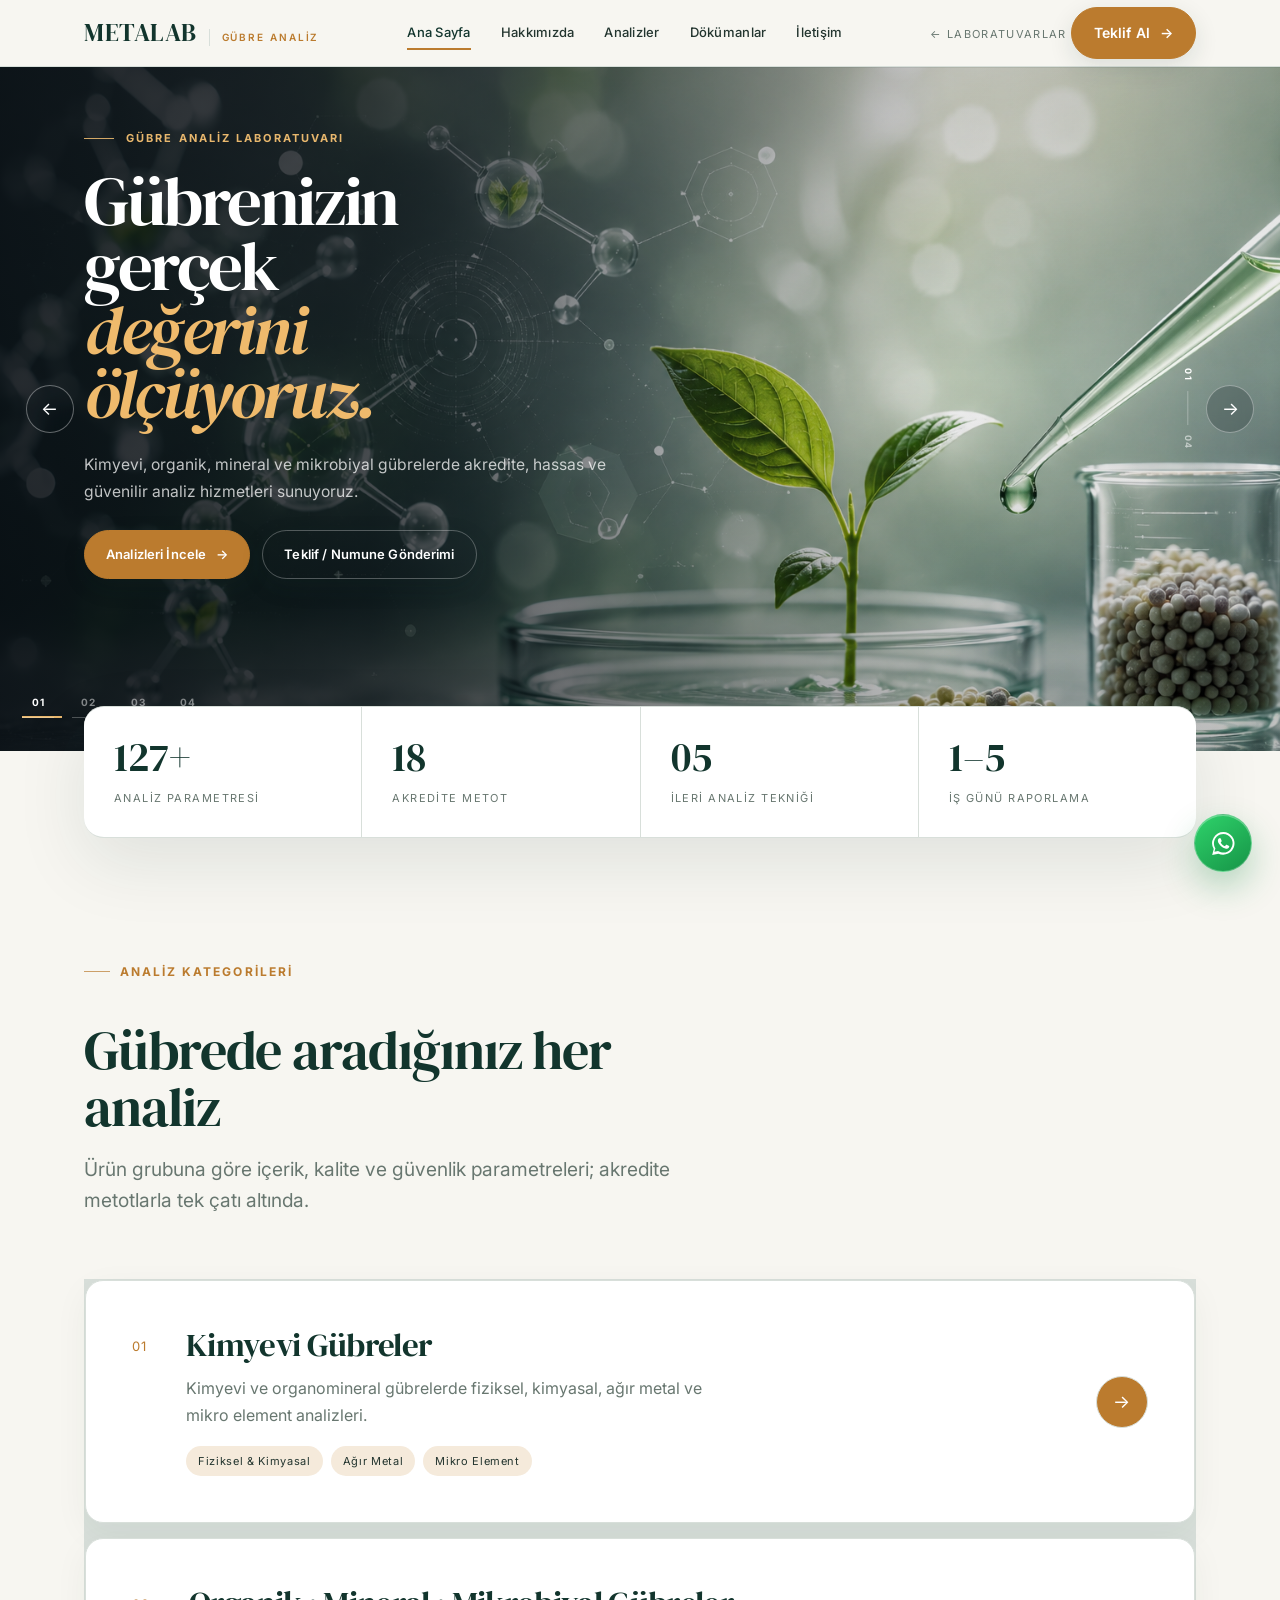
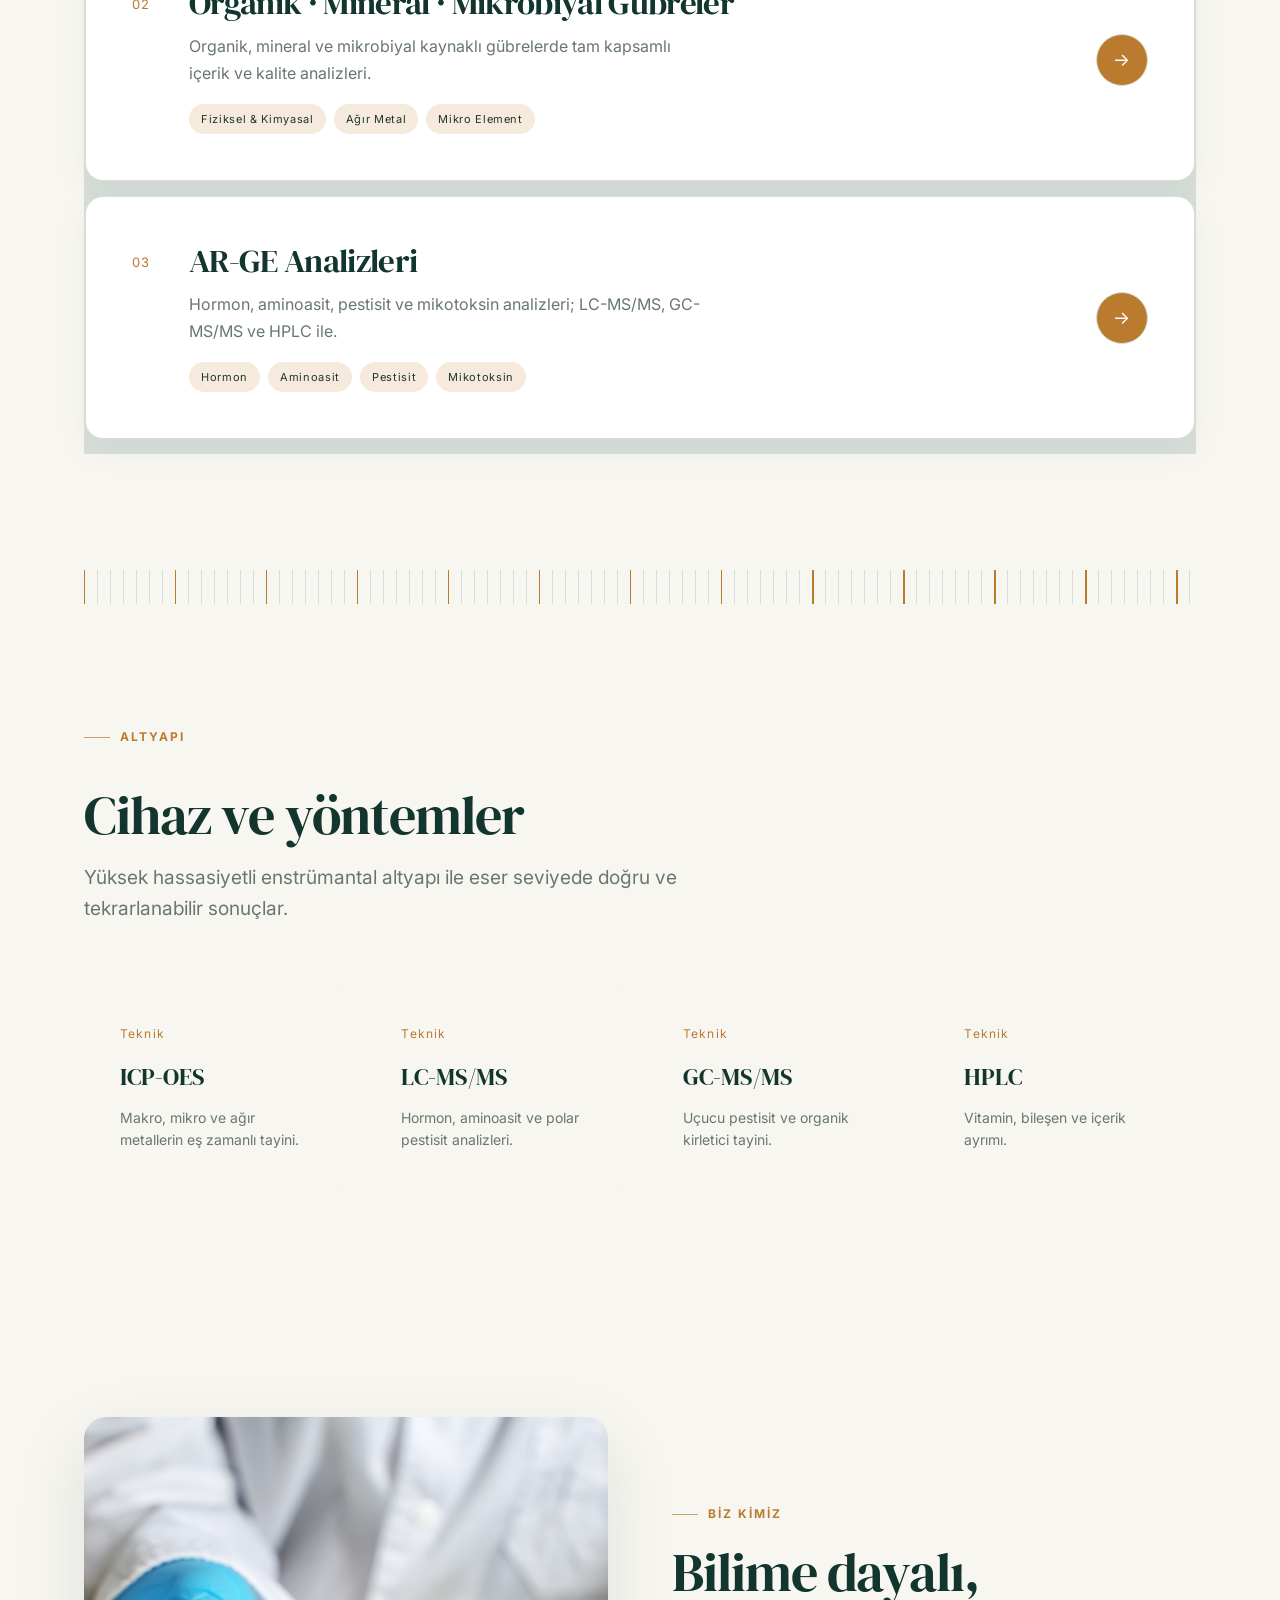
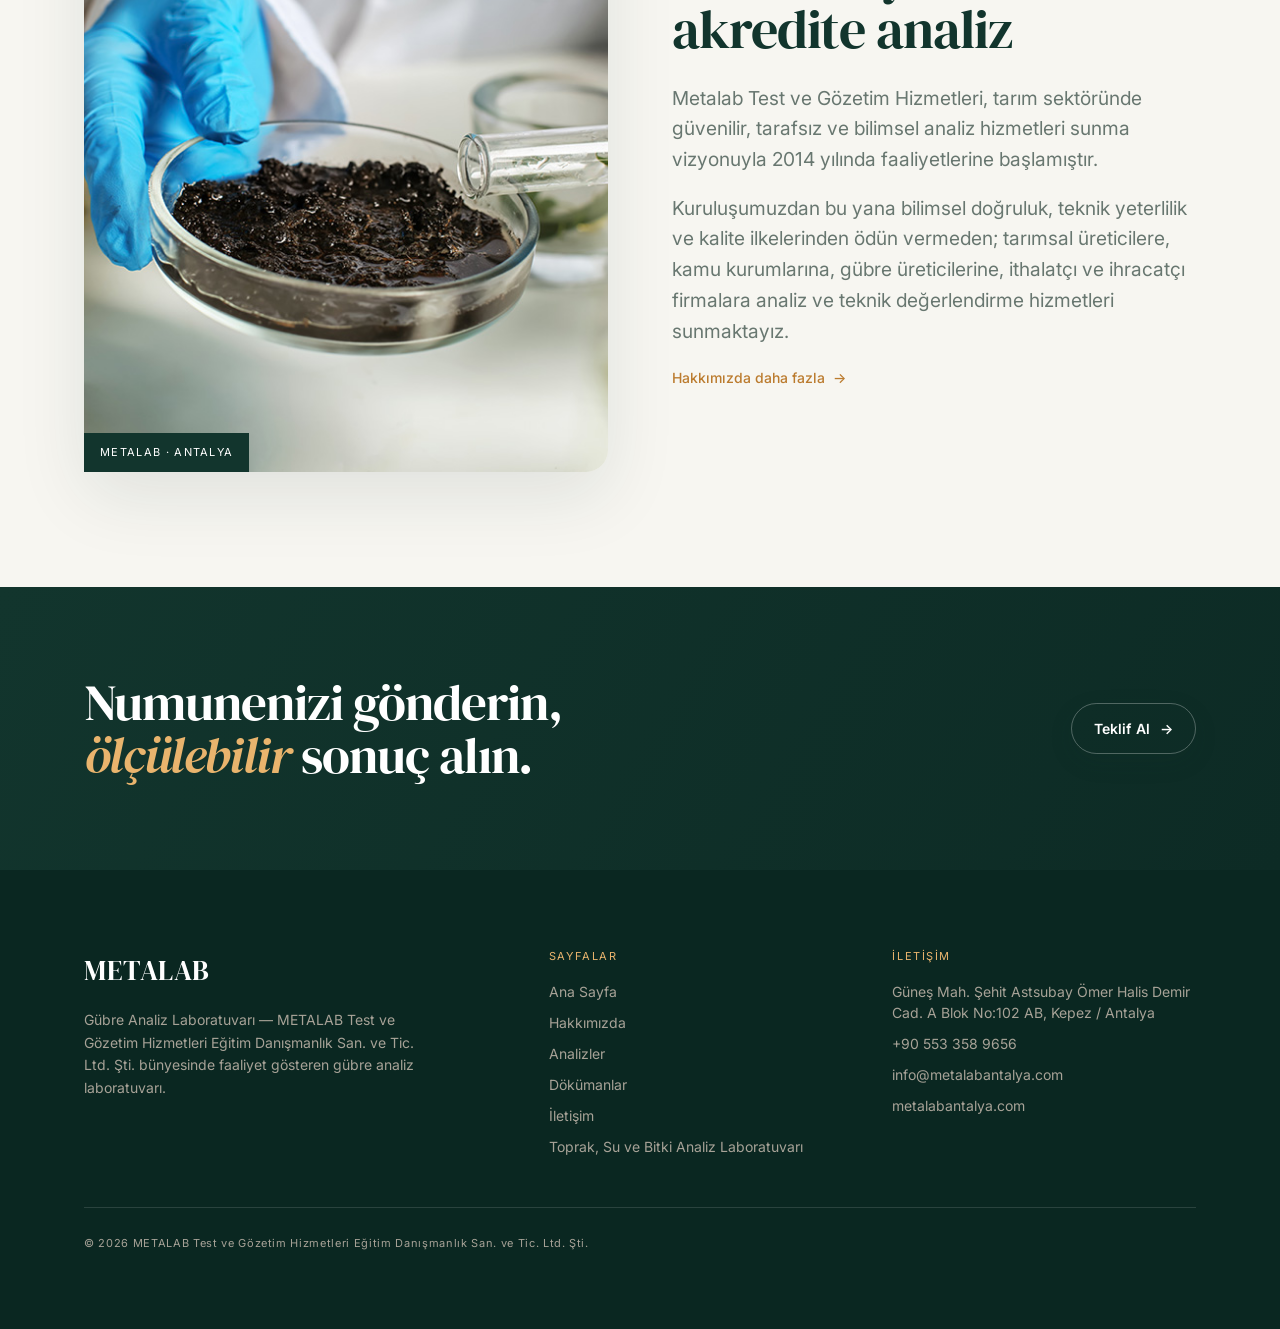
<file: gubre/index.html>
<!DOCTYPE html>

<html data-lab="gubre" lang="tr">
<head>
<meta charset="utf-8"/>
<meta content="width=device-width, initial-scale=1.0" name="viewport"/>
<title>Gübre Analiz Laboratuvarı</title>
<meta content="Kimyevi, organik, mineral ve mikrobiyal gübrelerde fiziksel, kimyasal, ağır metal ve mikro element analizleri. ICP-OES, LC-MS/MS ve GC-MS/MS altyapısı" name="description"/>
<link href="../images/new.png" rel="icon"/>
<link href="https://fonts.googleapis.com" rel="preconnect"/><link crossorigin="" href="https://fonts.gstatic.com" rel="preconnect"/><link href="https://fonts.googleapis.com/css2?family=DM+Serif+Display:ital@0;1&amp;family=Inter:wght@300;400;500;600;700&amp;display=swap" rel="stylesheet"/>
<link href="../css/main.css" rel="stylesheet"/>
<link href="../css/gubre-hero.css" rel="stylesheet"/>
</head><body>
<header class="nav">
<div class="wrap nav__in">
<a class="brand" href="index.html">
<span class="brand__mark">METALAB</span>
<span class="brand__sub">Gübre Analiz</span>
</a>
<nav aria-label="Ana menü" class="nav__links">
<a class="is-active" href="index.html">Ana Sayfa</a>
<a href="hakkimizda.html">Hakkımızda</a>
<a href="analizler.html">Analizler</a>
<a href="dokumanlar.html">Dökümanlar</a>
<a href="iletisim.html">İletişim</a>
</nav>
<div class="nav__cta">
  <a class="nav__back" href="../index.html">← Laboratuvarlar</a>
  <a class="btn" href="iletisim.html">Teklif Al <span class="ar">→</span></a>
</div>
<button aria-expanded="false" aria-label="Menü" class="nav__toggle"><span></span><span></span><span></span></button>
</div>

<div class="nav__official-logos" aria-label="Yetki ve akreditasyon logoları">
  <img
    src="../images/bakanlik-logo.png"
    alt="T.C. Tarım ve Orman Bakanlığı"
    class="nav__official-logo nav__official-logo--bakanlik">
</div>
</header>
<section class="gubre-hero" aria-label="Gübre analiz hizmetleri">
  <div class="gubre-hero__slides">

    <article class="gubre-slide is-active" data-slide="0" aria-hidden="false">
      <img class="gubre-slide__image"
           src="../images/33.png"
           alt="Gübre granülleri, genç bitki ve laboratuvar analiz teknolojileri"/>
      <div class="gubre-slide__veil"></div>

      <div class="wrap gubre-slide__inner">
        <div class="gubre-slide__content">
          <span class="gubre-slide__eyebrow">Gübre Analiz Laboratuvarı</span>
          <h1 class="gubre-slide__title">
            Gübrenizin gerçek<br/>
            <em>değerini ölçüyoruz.</em>
          </h1>
          <p class="gubre-slide__desc">
            Kimyevi, organik, mineral ve mikrobiyal gübrelerde akredite,
            hassas ve güvenilir analiz hizmetleri sunuyoruz.
          </p>
          <div class="gubre-slide__actions">
            <a class="btn" href="analizler.html">Analizleri İncele <span class="ar">→</span></a>
            <a class="btn btn--on-dark" href="iletisim.html">Teklif / Numune Gönderimi</a>
          </div>
        </div>
      </div>
    </article>

    <article class="gubre-slide" data-slide="1" aria-hidden="true">
      <img class="gubre-slide__image"
           src="../images/55.png"
           alt="Gübre granüllerinin ileri laboratuvar cihazlarıyla analizi"/>
      <div class="gubre-slide__veil"></div>

      <div class="wrap gubre-slide__inner">
        <div class="gubre-slide__content">
          <span class="gubre-slide__eyebrow">Bitki Büyüme Düzenleyicileri</span>
          <h2 class="gubre-slide__title gubre-slide__title--compact">
            Gübrelerinizdeki hormon<br/>
            <em>miktarını tespit ediyoruz.</em>
          </h2>
          <p class="gubre-slide__desc">
            Sıvı ve katı gübrelerde bulunan bitki büyüme düzenleyicilerini,
            ileri analiz teknolojileriyle yüksek doğrulukta belirliyoruz.
          </p>
          <div class="gubre-slide__actions">
            <a class="btn" href="analizler.html#grup-3">Hormon Analizlerini İncele <span class="ar">→</span></a>
            <a class="btn btn--on-dark" href="iletisim.html">Teklif Al</a>
          </div>
        </div>
      </div>
    </article>

    <article class="gubre-slide gubre-slide--light" data-slide="2" aria-hidden="true">
      <img class="gubre-slide__image"
           src="../images/22.png"
           alt="Bitki, gübre granülleri ve laboratuvar ortamında pestisit analizi"/>
      <div class="gubre-slide__veil"></div>

      <div class="wrap gubre-slide__inner">
        <div class="gubre-slide__content">
          <span class="gubre-slide__eyebrow">Pestisit Kalıntı Analizleri</span>
          <h2 class="gubre-slide__title gubre-slide__title--compact">
            771 pestisit etken maddesinde<br/>
            <em>hassas ve güvenilir analiz.</em>
          </h2>
          <p class="gubre-slide__desc">
            LC-MS/MS ve GC-MS/MS teknolojileriyle çok düşük düzeylerdeki
            pestisit kalıntılarını güvenilir biçimde tespit ediyoruz.
          </p>
          <div class="gubre-slide__actions">
            <a class="btn" href="analizler.html#grup-3">Pestisit Analizlerini İncele <span class="ar">→</span></a>
            <a class="btn btn--on-dark" href="iletisim.html">Numune Gönderimi</a>
          </div>
        </div>
      </div>
    </article>

    <article class="gubre-slide gubre-slide--authority" data-slide="3" aria-hidden="true">
      <div class="gubre-slide__authority-bg" aria-hidden="true"></div>

      <div class="wrap gubre-slide__inner gubre-slide__inner--authority">
        <div class="gubre-authority__cards">


          <section class="gubre-authority-card gubre-authority-card--ministry">
            <div class="gubre-authority-card__logo">
              <img src="../images/bakanlik-logo.png"
                   alt="T.C. Tarım ve Orman Bakanlığı yetkisi"/>
            </div>

            <div class="gubre-authority-card__body">
              <span class="gubre-authority-card__eyebrow">Bakanlık Yetkisi</span>
              <h2>T.C. Tarım ve Orman Bakanlığı</h2>
              <p>
                Gübre Analiz ve Referans Kuruluşları ile Analiz
                Ücretleri Hakkında Tebliğ (Tebliğ No: 2020/14)
                kapsamında yetkilendirilmiştir.
              </p>
            </div>
          </section>



        </div>
      </div>
    </article>

</div>

  <div class="gubre-hero__ui">
    <div class="gubre-hero__progress" aria-label="Slayt seçimi">
      <button class="gubre-hero__dot is-active" type="button" data-go="0" aria-label="1. slayta git" aria-current="true">
        <span>01</span>
      </button>
      <button class="gubre-hero__dot" type="button" data-go="1" aria-label="2. slayta git">
        <span>02</span>
      </button>
      <button class="gubre-hero__dot" type="button" data-go="2" aria-label="3. slayta git">
        <span>03</span>
      </button>
      <button class="gubre-hero__dot" type="button" data-go="3" aria-label="4. slayta git">
        <span>04</span>
      </button>
    </div>

    <div class="gubre-hero__arrows">
      <button class="gubre-hero__arrow gubre-hero__arrow--prev"
              type="button"
              aria-label="Önceki slayt">←</button>
      <button class="gubre-hero__arrow gubre-hero__arrow--next"
              type="button"
              aria-label="Sonraki slayt">→</button>
    </div>
  </div>

  <div class="gubre-hero__counter" aria-hidden="true">
    <span class="gubre-hero__current">01</span>
    <span class="gubre-hero__counter-line"></span>
    <span>04</span>
  </div>
</section>
<div class="wrap"><div class="stats"><div class="stat reveal"><div class="stat__n">127+</div><div class="stat__l">Analiz parametresi</div></div><div class="stat reveal"><div class="stat__n">18</div><div class="stat__l">Akredite metot</div></div><div class="stat reveal"><div class="stat__n">05</div><div class="stat__l">İleri analiz tekniği</div></div><div class="stat reveal"><div class="stat__n">1–5</div><div class="stat__l">İş günü raporlama</div></div></div></div>
<section class="section">
<div class="wrap">
<div class="section-head reveal">
<span class="eyebrow">Analiz Kategorileri</span>
<h2 class="title" style="margin-top:20px">Gübrede aradığınız her analiz</h2>
<p class="lead" style="margin-top:18px">Ürün grubuna göre içerik, kalite ve güvenlik parametreleri; akredite metotlarla tek çatı altında.</p>
</div>
<div class="cats"><article class="cat reveal">
<div class="cat__idx">01</div>
<div>
<h3 class="cat__name">Kimyevi Gübreler</h3>
<p class="cat__desc">Kimyevi ve organomineral gübrelerde fiziksel, kimyasal, ağır metal ve mikro element analizleri.</p>
<div class="cat__tags"><span class="tag">Fiziksel &amp; Kimyasal</span><span class="tag">Ağır Metal</span><span class="tag">Mikro Element</span></div>
</div>
<div class="cat__go"><a aria-label="Kimyevi Gübreler analizlerini gör" href="analizler.html#grup-1">→</a></div>
</article><article class="cat reveal">
<div class="cat__idx">02</div>
<div>
<h3 class="cat__name">Organik · Mineral · Mikrobiyal Gübreler</h3>
<p class="cat__desc">Organik, mineral ve mikrobiyal kaynaklı gübrelerde tam kapsamlı içerik ve kalite analizleri.</p>
<div class="cat__tags"><span class="tag">Fiziksel &amp; Kimyasal</span><span class="tag">Ağır Metal</span><span class="tag">Mikro Element</span></div>
</div>
<div class="cat__go"><a aria-label="Organik · Mineral · Mikrobiyal Gübreler analizlerini gör" href="analizler.html#grup-2">→</a></div>
</article><article class="cat reveal">
<div class="cat__idx">03</div>
<div>
<h3 class="cat__name">AR-GE Analizleri</h3>
<p class="cat__desc">Hormon, aminoasit, pestisit ve mikotoksin analizleri; LC-MS/MS, GC-MS/MS ve HPLC ile.</p>
<div class="cat__tags"><span class="tag">Hormon</span><span class="tag">Aminoasit</span><span class="tag">Pestisit</span><span class="tag">Mikotoksin</span></div>
</div>
<div class="cat__go"><a aria-label="AR-GE Analizleri analizlerini gör" href="analizler.html#grup-3">→</a></div>
</article></div>
</div>
</section>
<div class="wrap"><div class="scale reveal"></div></div>
<section class="section">
<div class="wrap">
<div class="section-head reveal">
<span class="eyebrow">Altyapı</span>
<h2 class="title" style="margin-top:20px">Cihaz ve yöntemler</h2>
<p class="lead" style="margin-top:18px">Yüksek hassasiyetli enstrümantal altyapı ile eser seviyede doğru ve tekrarlanabilir sonuçlar.</p>
</div>
<div class="methods"><div class="method reveal">
<div class="method__k">Teknik</div>
<div class="method__t">ICP-OES</div>
<div class="method__d">Makro, mikro ve ağır metallerin eş zamanlı tayini.</div>
</div><div class="method reveal">
<div class="method__k">Teknik</div>
<div class="method__t">LC-MS/MS</div>
<div class="method__d">Hormon, aminoasit ve polar pestisit analizleri.</div>
</div><div class="method reveal">
<div class="method__k">Teknik</div>
<div class="method__t">GC-MS/MS</div>
<div class="method__d">Uçucu pestisit ve organik kirletici tayini.</div>
</div><div class="method reveal">
<div class="method__k">Teknik</div>
<div class="method__t">HPLC</div>
<div class="method__d">Vitamin, bileşen ve içerik ayrımı.</div>
</div></div>
</div>
</section>
<section class="section section--tight">
<div class="wrap split">
<div class="split__img reveal">
<img alt="Gübre Analiz laboratuvarı" src="../images/about_img.jpg"/>
<span class="cap">METALAB · Antalya</span>
</div>
<div class="reveal">
<span class="eyebrow">Biz Kimiz</span>
<h2 class="title" style="margin:20px 0 24px">Bilime dayalı,<br/>akredite analiz</h2>
<p class="lead" style="margin-bottom:18px">Metalab Test ve Gözetim Hizmetleri, tarım sektöründe güvenilir, tarafsız ve bilimsel analiz hizmetleri sunma vizyonuyla 2014 yılında faaliyetlerine başlamıştır.</p><p class="lead" style="margin-bottom:18px">Kuruluşumuzdan bu yana bilimsel doğruluk, teknik yeterlilik ve kalite ilkelerinden ödün vermeden; tarımsal üreticilere, kamu kurumlarına, gübre üreticilerine, ithalatçı ve ihracatçı firmalara analiz ve teknik değerlendirme hizmetleri sunmaktayız.</p>
<a class="textlink" href="hakkimizda.html">Hakkımızda daha fazla <span class="ar">→</span></a>
</div>
</div>
</section>
<section class="cta">
<div class="wrap cta__in">
<h2>Numunenizi gönderin,<br/><em>ölçülebilir</em> sonuç alın.</h2>
<a class="btn btn--on-dark" href="iletisim.html">Teklif Al <span class="ar">→</span></a>
</div>
</section>
<footer class="footer">
<div class="wrap footer__in">
<div class="footer__top">
<div class="footer__brand">
<span class="brand__mark">METALAB</span>
<p>Gübre Analiz Laboratuvarı — METALAB Test ve Gözetim Hizmetleri Eğitim Danışmanlık San. ve Tic. Ltd. Şti. bünyesinde faaliyet gösteren gübre analiz laboratuvarı.</p>
</div>
<div class="footer__col">
<h4>Sayfalar</h4>
<a href="index.html">Ana Sayfa</a>
<a href="hakkimizda.html">Hakkımızda</a>
<a href="analizler.html">Analizler</a>
<a href="dokumanlar.html">Dökümanlar</a>
<a href="iletisim.html">İletişim</a>
<a href="../tarim/index.html">Toprak, Su ve Bitki Analiz Laboratuvarı</a>
</div>
<div class="footer__col">
<h4>İletişim</h4>
<p>Güneş Mah. Şehit Astsubay Ömer Halis Demir Cad. A Blok No:102 AB, Kepez / Antalya</p>
<a href="tel:+905533589656">+90 553 358 9656</a>
<a href="mailto:info@metalabantalya.com">info@metalabantalya.com</a>
<a href="../index.html">metalabantalya.com</a>
</div>
</div>
<div class="footer__bottom">
<span>© <span data-year="">2026</span> METALAB Test ve Gözetim Hizmetleri Eğitim Danışmanlık San. ve Tic. Ltd. Şti.</span>

</div>
</div>
</footer>
<script src="../js/gubre-hero.js"></script>

<div class="wa-greeting" role="status" aria-live="polite">
  Merhaba 👋 Gübre analiz hizmetlerimiz hakkında yardımcı olabilir miyiz?
</div>
<a class="wa-float"
   href="https://wa.me/902425049937?text=Merhaba%2C%20METALAB%20G%C3%BCbre%20Analiz%20Laboratuvar%C4%B1%20hizmetleri%20hakk%C4%B1nda%20bilgi%20almak%20istiyorum."
   target="_blank"
   rel="noopener noreferrer"
   aria-label="METALAB Gübre Analiz Laboratuvarına WhatsApp üzerinden yazın">
  <span class="wa-float__label">Bize Yazın</span>
  <span class="wa-float__button" aria-hidden="true">
    <svg class="wa-float__icon" viewBox="0 0 32 32" aria-hidden="true">
      <path d="M16.03 3.2A12.56 12.56 0 0 0 5.2 22.13L3.53 28.8l6.82-1.6A12.57 12.57 0 1 0 16.03 3.2Zm0 22.86c-1.97 0-3.9-.53-5.58-1.54l-.4-.24-4.05.95 1.08-3.95-.26-.41a10.28 10.28 0 1 1 9.2 5.19Zm5.64-7.7c-.31-.16-1.83-.9-2.11-1.01-.28-.1-.49-.16-.69.16-.2.31-.8 1.01-.98 1.22-.18.21-.36.23-.67.08-.31-.16-1.3-.48-2.48-1.53-.92-.82-1.54-1.83-1.72-2.14-.18-.31-.02-.48.14-.63.14-.14.31-.36.46-.54.16-.18.21-.31.31-.52.1-.21.05-.39-.03-.54-.08-.16-.69-1.67-.95-2.29-.25-.6-.5-.52-.69-.53h-.59c-.21 0-.54.08-.82.39-.28.31-1.08 1.06-1.08 2.58 0 1.52 1.11 2.99 1.26 3.2.16.21 2.18 3.33 5.28 4.67.74.32 1.31.51 1.76.65.74.24 1.41.2 1.94.12.59-.09 1.83-.75 2.09-1.47.26-.72.26-1.34.18-1.47-.08-.13-.28-.21-.59-.36Z"/>
    </svg>
  </span>
</a>

<script src="../js/main.js"></script>
</body>
</html>
</file>
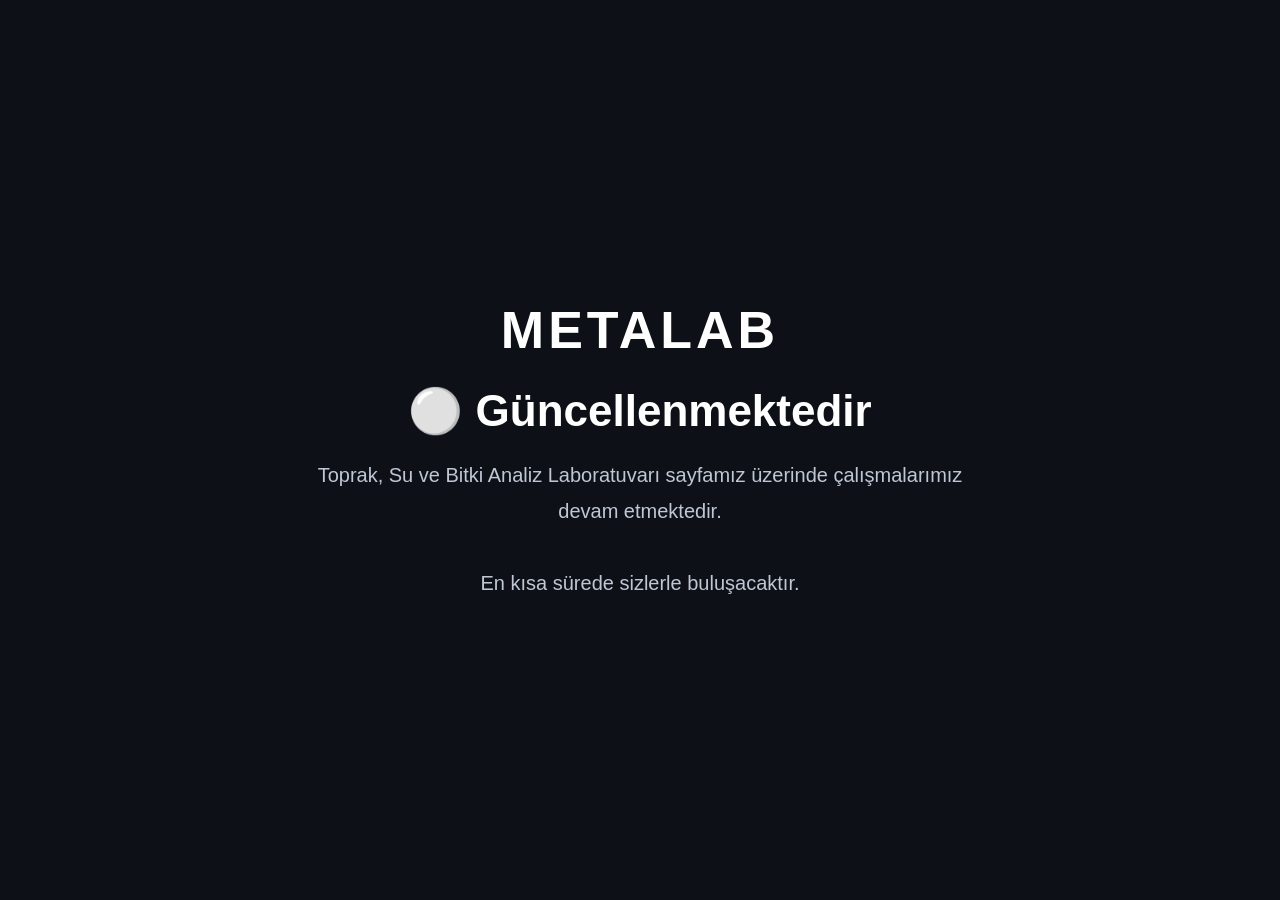
<file: tarim/index.html>
<!--
<!DOCTYPE html>

<html data-lab="tarim" lang="tr">
<head>
<meta charset="utf-8"/>
<meta content="width=device-width, initial-scale=1.0" name="viewport"/>
<title>Tarımsal Analiz Laboratuvarı — METALAB Antalya</title>
<meta content="Toprak, bitki ve sulama suyu analizleri ile tarımsal danışmanlık. Veriminizi artıracak doğru gübreleme ve toprak yönetimi için bilimsel temel." name="description"/>
<link href="../images/new.png" rel="icon"/>
<link href="https://fonts.googleapis.com" rel="preconnect"/><link crossorigin="" href="https://fonts.gstatic.com" rel="preconnect"/><link href="https://fonts.googleapis.com/css2?family=DM+Serif+Display:ital@0;1&amp;family=Inter:wght@300;400;500;600;700&amp;display=swap" rel="stylesheet"/>
<link href="../css/main.css" rel="stylesheet"/>
</head><body>
<header class="nav">
<div class="wrap nav__in">
<a class="brand" href="index.html">
<span class="brand__mark">METALAB</span>
<span class="brand__sub">Tarımsal Analiz</span>
</a>
<nav aria-label="Ana menü" class="nav__links">
<a class="is-active" href="index.html">Ana Sayfa</a>
<a href="hakkimizda.html">Hakkımızda</a>
<a href="analizler.html">Analizler</a>
<a href="dokumanlar.html">Dökümanlar</a>
<a href="iletisim.html">İletişim</a>
</nav>
<div class="nav__cta">
<a class="nav__back" href="../index.html">← Laboratuvarlar</a>
<a class="btn" href="iletisim.html">Teklif Al <span class="ar">→</span></a>
</div>
<button aria-expanded="false" aria-label="Menü" class="nav__toggle"><span></span><span></span><span></span></button>
</div>
<div class="nav__official-logos" aria-label="Yetki ve akreditasyon logoları">
  <img
    src="../images/bakanlik-logo.png"
    alt="T.C. Tarım ve Orman Bakanlığı"
    class="nav__official-logo nav__official-logo--bakanlik">

  <img
    src="../images/turkak-logo.png"
    alt="TÜRKAK Akreditasyonu"
    class="nav__official-logo nav__official-logo--turkak">
</div>
</header>
<section class="hero">
<div class="hero__media" style="background-image:url(../images/sol.webp)"></div>
<div class="wrap hero__in">
<div class="hero__grid">
<div>
<span class="eyebrow anim anim-1">TÜRKAK Akrediteli · Antalya</span>
<h1 class="display anim anim-2">Toprağın<br/><em>diliyle</em><br/>konuşuyoruz.</h1>
<p class="hero__desc anim anim-3">Toprak, bitki ve sulama suyu analizleri ile tarımsal danışmanlık. Veriminizi artıracak doğru gübreleme ve toprak yönetimi için bilimsel temel.</p>
<div class="hero__actions anim anim-4">
<a class="btn" href="analizler.html">Analizleri İncele <span class="ar">→</span></a>
<a class="btn btn--on-dark" href="iletisim.html">Teklif / Numune Gönderimi</a>
</div>
</div>
<div class="anim anim-4">
<div class="hero__badge">
<div class="b-num">AB-2181-T</div>
<div class="b-txt">TÜRKAK<br/>Akreditasyon No</div>
</div>
<div class="hero__badge" style="margin-top:22px">
<div class="b-num">17025</div>
<div class="b-txt">TS EN ISO/IEC 17025:2017</div>
</div>
</div>
</div>
</div>
</section>
<div class="wrap"><div class="stats"><div class="stat reveal"><div class="stat__n">48+</div><div class="stat__l">Analiz parametresi</div></div><div class="stat reveal"><div class="stat__n">03</div><div class="stat__l">Analiz grubu</div></div><div class="stat reveal"><div class="stat__n">05</div><div class="stat__l">İleri teknik</div></div><div class="stat reveal"><div class="stat__n">1–5</div><div class="stat__l">İş günü raporlama</div></div></div></div>
<section class="section">
<div class="wrap">
<div class="section-head reveal">
<span class="eyebrow">Analiz Kategorileri</span>
<h2 class="title" style="margin-top:20px">Topraktan bitkiye, sudan verime</h2>
<p class="lead" style="margin-top:18px">Toprağın besin ve sağlık durumundan bitkinin beslenmesine ve sulama suyu kalitesine kadar bütüncül analiz.</p>
</div>
<div class="cats"><article class="cat reveal">
<div class="cat__idx">01</div>
<div>
<h3 class="cat__name">Toprak Analizleri</h3>
<p class="cat__desc">Verimlilik (rutin), mikro element ve ağır metal analizleri ile toprağın besin ve sağlık durumu.</p>
<div class="cat__tags"><span class="tag">Rutin / Verimlilik</span><span class="tag">Mikro Element</span><span class="tag">Ağır Metal</span></div>
</div>
<div class="cat__go"><a aria-label="Toprak Analizleri analizlerini gör" href="analizler.html#grup-1">→</a></div>
</article><article class="cat reveal">
<div class="cat__idx">02</div>
<div>
<h3 class="cat__name">Bitki (Yaprak) Analizleri</h3>
<p class="cat__desc">Yaprak ve bitki dokusunda makro ve mikro besin elementi analizleriyle beslenme durumunun izlenmesi.</p>
<div class="cat__tags"><span class="tag">Makro Element</span><span class="tag">Mikro Element</span></div>
</div>
<div class="cat__go"><a aria-label="Bitki (Yaprak) Analizleri analizlerini gör" href="analizler.html#grup-2">→</a></div>
</article><article class="cat reveal">
<div class="cat__idx">03</div>
<div>
<h3 class="cat__name">Su (Sulama Suyu) Analizleri</h3>
<p class="cat__desc">Sulama suyu kalitesi: tuzluluk, sodyum tehlikesi (SAR), iyon kompozisyonu ve toksik element kontrolü.</p>
<div class="cat__tags"><span class="tag">Sulama Suyu Kalitesi</span></div>
</div>
<div class="cat__go"><a aria-label="Su (Sulama Suyu) Analizleri analizlerini gör" href="analizler.html#grup-3">→</a></div>
</article></div>
</div>
</section>
<div class="wrap"><div class="scale reveal"></div></div>
<section class="section">
<div class="wrap">
<div class="section-head reveal">
<span class="eyebrow">Altyapı</span>
<h2 class="title" style="margin-top:20px">Cihaz ve yöntemler</h2>
<p class="lead" style="margin-top:18px">Yüksek hassasiyetli enstrümantal altyapı ile eser seviyede doğru ve tekrarlanabilir sonuçlar.</p>
</div>
<div class="methods"><div class="method reveal">
<div class="method__k">Teknik</div>
<div class="method__t">ICP-OES</div>
<div class="method__d">Toprak ve bitkide makro–mikro element tayini.</div>
</div><div class="method reveal">
<div class="method__k">Teknik</div>
<div class="method__t">Potansiyometrik</div>
<div class="method__d">pH ve iyon seçici elektrot ölçümleri.</div>
</div><div class="method reveal">
<div class="method__k">Teknik</div>
<div class="method__t">Titrimetrik</div>
<div class="method__d">Kireç, organik madde ve katyon tayini.</div>
</div><div class="method reveal">
<div class="method__k">Teknik</div>
<div class="method__t">Spektrofotometrik</div>
<div class="method__d">Fosfor ve renkli kompleks ölçümleri.</div>
</div></div>
</div>
</section>
<section class="section section--tight">
<div class="wrap split">
<div class="split__img reveal">
<img alt="Tarımsal Analiz laboratuvarı" src="../images/service1.jpg"/>
<span class="cap">METALAB · Antalya</span>
</div>
<div class="reveal">
<span class="eyebrow">Biz Kimiz</span>
<h2 class="title" style="margin:20px 0 24px">Bilime dayalı,<br/>akredite analiz</h2>
<p class="lead" style="margin-bottom:18px">Tarımsal Analiz Laboratuvarı; toprak, bitki (yaprak) ve sulama suyu analizlerinde uzmanlaşmıştır. Rutin verimlilik analizlerinden eser element ve ağır metal tayinine kadar geniş bir parametre yelpazesini akredite altyapıyla yürütür.</p><p class="lead" style="margin-bottom:18px">Bouyoucos hidrometre, Walkley-Black, Scheibler kalsimetre gibi klasik yöntemler ile ICP-OES ve spektrofotometrik cihazları bir arada kullanarak toprak ve bitkinin besin durumunu bütüncül biçimde ölçer.</p>
<a class="textlink" href="hakkimizda.html">Hakkımızda daha fazla <span class="ar">→</span></a>
</div>
</div>
</section>
<section class="cta">
<div class="wrap cta__in">
<h2>Toprağınızı tanıyın,<br/><em>veriminizi</em> artırın.</h2>
<a class="btn btn--on-dark" href="iletisim.html">Teklif Al <span class="ar">→</span></a>
</div>
</section>
<footer class="footer">
<div class="wrap footer__in">
<div class="footer__top">
<div class="footer__brand">
<span class="brand__mark">METALAB</span>
<p>Tarımsal Analiz Laboratuvarı — METALAB Test ve Gözetim Hizmetleri Eğitim Danışmanlık San. ve Tic. Ltd. Şti. bünyesinde, TS EN ISO/IEC 17025:2017 standardında TÜRKAK akrediteli deney laboratuvarı.</p>
</div>
<div class="footer__col">
<h4>Sayfalar</h4>
<a href="index.html">Ana Sayfa</a>
<a href="hakkimizda.html">Hakkımızda</a>
<a href="analizler.html">Analizler</a>
<a href="dokumanlar.html">Dökümanlar</a>
<a href="iletisim.html">İletişim</a>
<a href="../gubre/index.html">Gübre Analiz Laboratuvarı</a>
</div>
<div class="footer__col">
<h4>İletişim</h4>
<p>Güneş Mah. Şehit Astsubay Ömer Halis Demir Cad. A Blok No:102 AB, Kepez / Antalya</p>
<a href="tel:+905533589656">+90 553 358 9656</a>
<a href="mailto:info@metalabantalya.com">info@metalabantalya.com</a>
<a href="../index.html">metalabantalya.com</a>
</div>
</div>
<div class="footer__bottom">
<span>© <span data-year="">2026</span> METALAB Test ve Gözetim Hizmetleri Eğitim Danışmanlık San. ve Tic. Ltd. Şti.</span>
<span>TS EN ISO/IEC 17025:2017 · Akreditasyon No AB-2181-T</span>
</div>
</div>
</footer>

<div class="wa-greeting" role="status" aria-live="polite">
  Merhaba 👋 Toprak, su ve bitki analizleri hakkında yardımcı olabilir miyiz?
</div>
<a class="wa-float"
   href="https://wa.me/902425049937?text=Merhaba%2C%20METALAB%20Toprak%2C%20Su%20ve%20Bitki%20Analiz%20Laboratuvar%C4%B1%20hizmetleri%20hakk%C4%B1nda%20bilgi%20almak%20istiyorum."
   target="_blank"
   rel="noopener noreferrer"
   aria-label="METALAB Toprak, Su ve Bitki Analiz Laboratuvarına WhatsApp üzerinden yazın">
  <span class="wa-float__label">Bize Yazın</span>
  <span class="wa-float__button" aria-hidden="true">
    <svg class="wa-float__icon" viewBox="0 0 32 32" aria-hidden="true">
      <path d="M16.03 3.2A12.56 12.56 0 0 0 5.2 22.13L3.53 28.8l6.82-1.6A12.57 12.57 0 1 0 16.03 3.2Zm0 22.86c-1.97 0-3.9-.53-5.58-1.54l-.4-.24-4.05.95 1.08-3.95-.26-.41a10.28 10.28 0 1 1 9.2 5.19Zm5.64-7.7c-.31-.16-1.83-.9-2.11-1.01-.28-.1-.49-.16-.69.16-.2.31-.8 1.01-.98 1.22-.18.21-.36.23-.67.08-.31-.16-1.3-.48-2.48-1.53-.92-.82-1.54-1.83-1.72-2.14-.18-.31-.02-.48.14-.63.14-.14.31-.36.46-.54.16-.18.21-.31.31-.52.1-.21.05-.39-.03-.54-.08-.16-.69-1.67-.95-2.29-.25-.6-.5-.52-.69-.53h-.59c-.21 0-.54.08-.82.39-.28.31-1.08 1.06-1.08 2.58 0 1.52 1.11 2.99 1.26 3.2.16.21 2.18 3.33 5.28 4.67.74.32 1.31.51 1.76.65.74.24 1.41.2 1.94.12.59-.09 1.83-.75 2.09-1.47.26-.72.26-1.34.18-1.47-.08-.13-.28-.21-.59-.36Z"/>
    </svg>
  </span>
</a>

<script src="../js/main.js"></script>
</body>
</html>
-->






<!DOCTYPE html>
<html lang="tr">
<head>
<meta charset="UTF-8">
<meta name="viewport" content="width=device-width, initial-scale=1.0">
<title>METALAB | Güncelleniyor</title>

<style>
*{
    margin:0;
    padding:0;
    box-sizing:border-box;
}

body{
    background:#0d1117;
    color:#fff;
    font-family:Arial,Helvetica,sans-serif;
    display:flex;
    justify-content:center;
    align-items:center;
    height:100vh;
    overflow:hidden;
}

.container{
    text-align:center;
}

.logo{
    font-size:52px;
    font-weight:700;
    letter-spacing:4px;
    margin-bottom:25px;
}

.title{
    font-size:44px;
    font-weight:700;
    margin-bottom:20px;
}

.text{
    color:#bfc7d5;
    font-size:20px;
    max-width:700px;
    line-height:1.8;
    margin:auto;
}

.dots::after{
    content:"";
    animation:dots 1.5s infinite;
}

@keyframes dots{
    0%{content:"";}
    33%{content:".";}
    66%{content:"..";}
    100%{content:"...";}
}
</style>

</head>

<body>

<div class="container">

<div class="logo">METALAB</div>

<div class="title">
⚪ Güncellenmektedir<span class="dots"></span>
</div>

<div class="text">
Toprak, Su ve Bitki Analiz Laboratuvarı sayfamız üzerinde çalışmalarımız devam etmektedir.<br><br>
En kısa sürede sizlerle buluşacaktır.
</div>

</div>

</body>
</html>
</file>
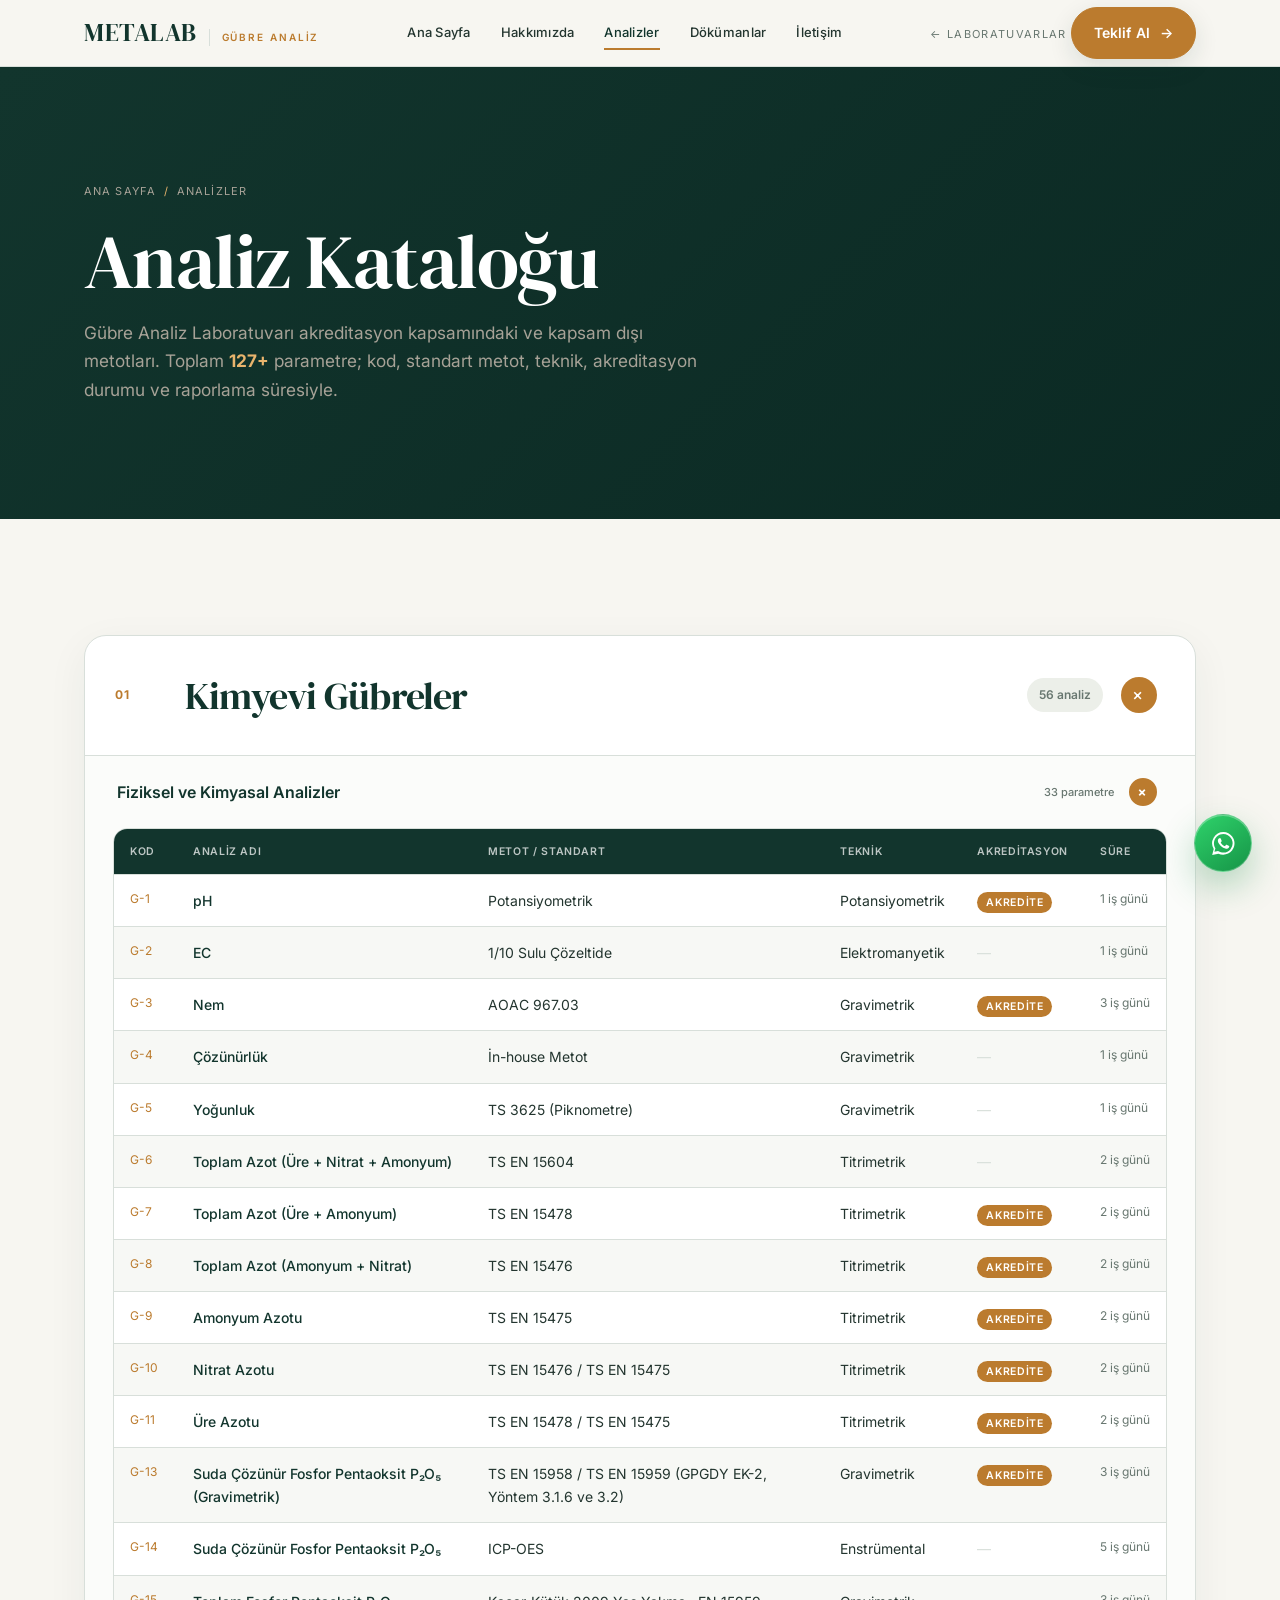
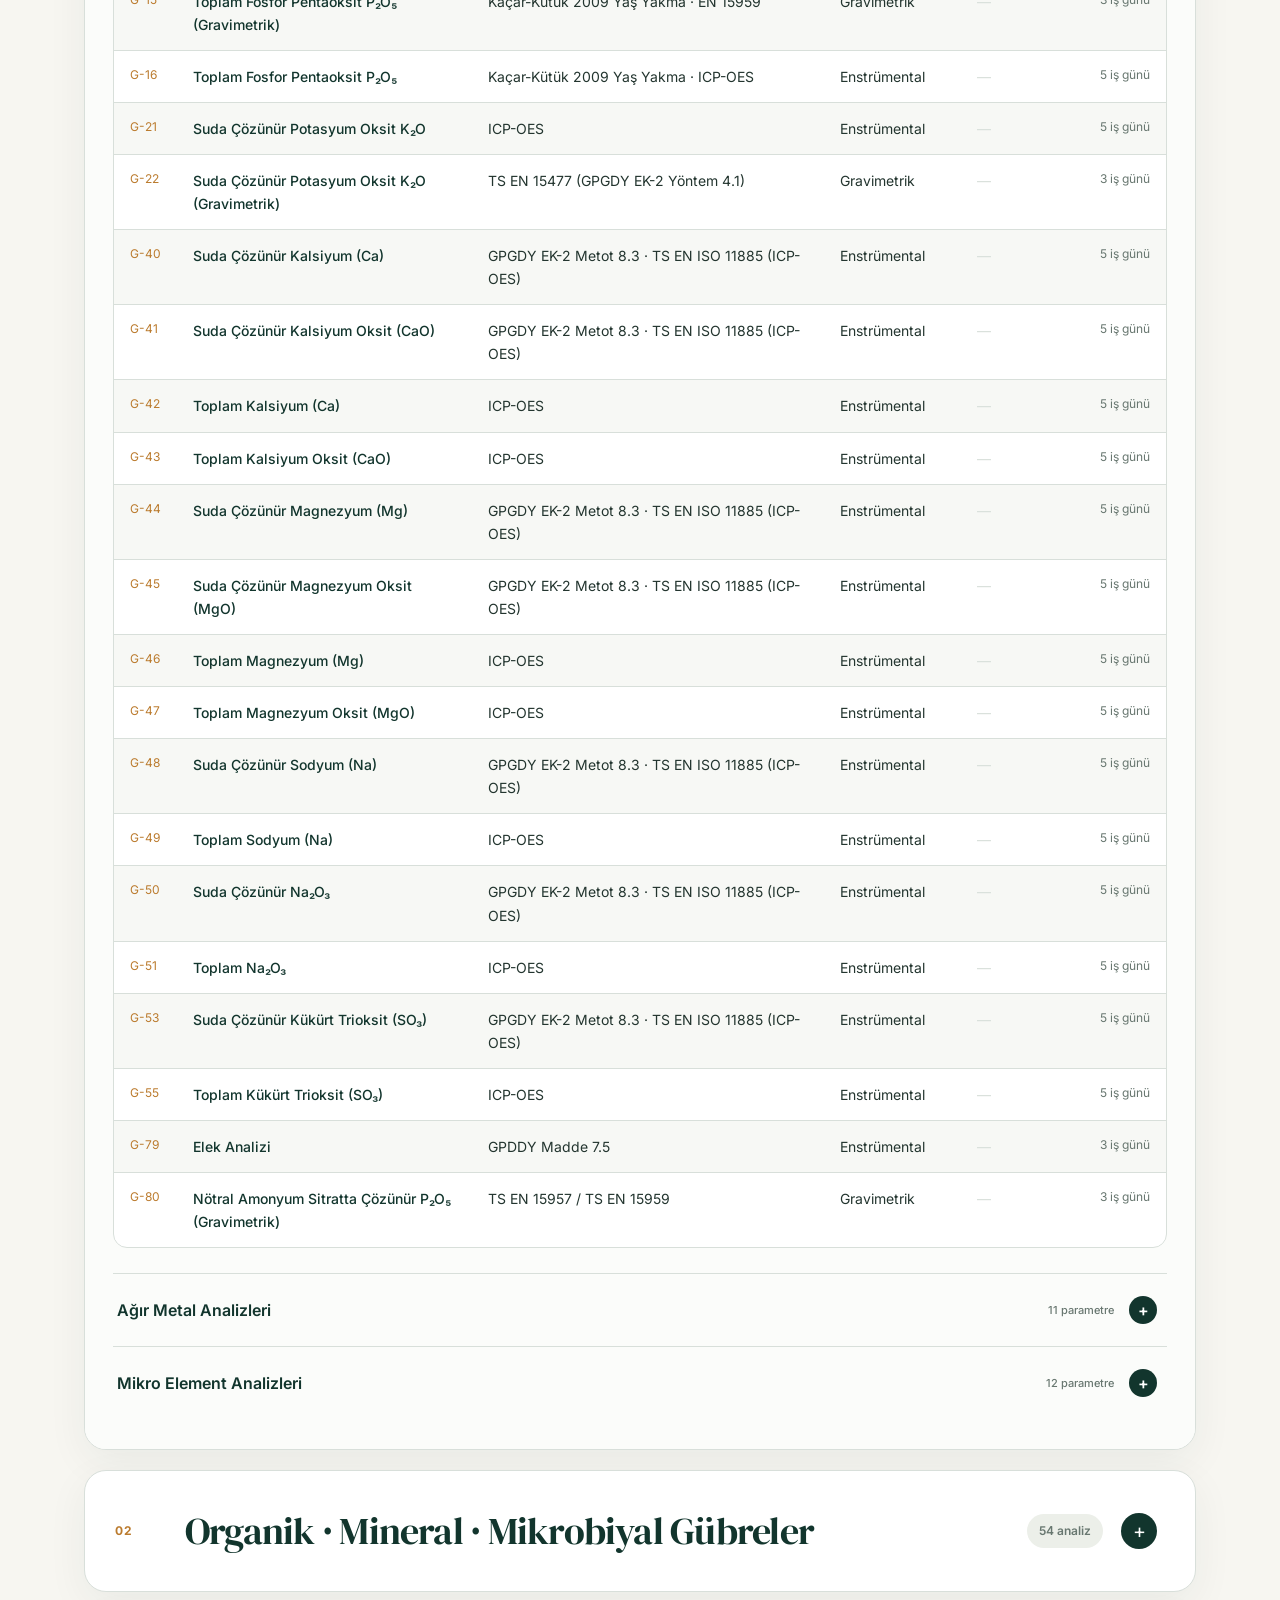
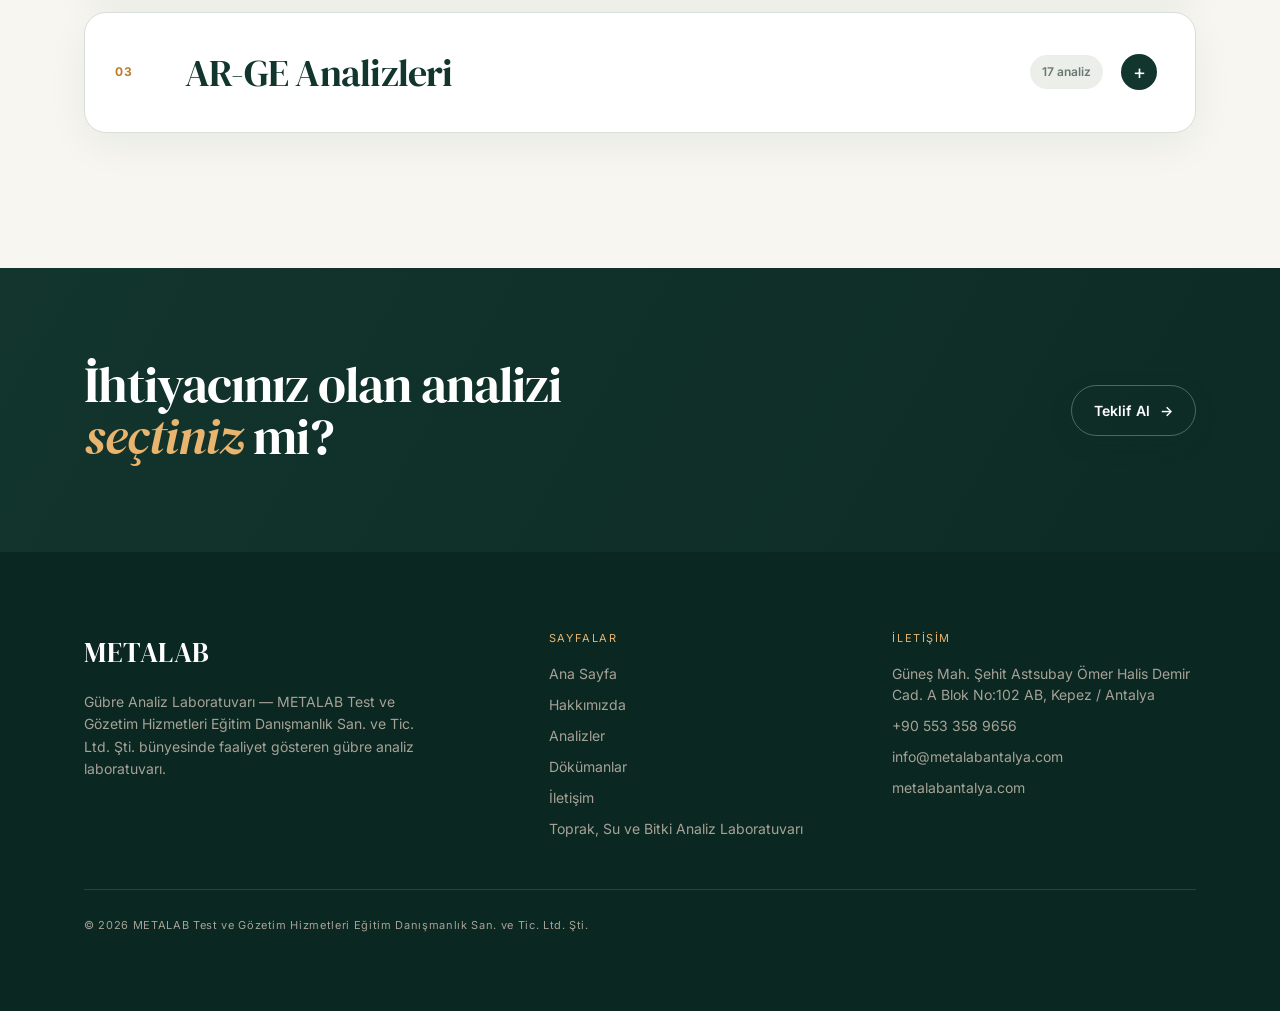
<file: gubre/analizler.html>
<!DOCTYPE html>

<html data-lab="gubre" lang="tr">
<head>
<meta charset="utf-8"/>
<meta content="width=device-width, initial-scale=1.0" name="viewport"/>
<title>Analizler — Gübre Analiz Laboratuvarı — METALAB Antalya</title>
<meta content="Gübre Analiz laboratuvarı akredite analiz parametreleri, metotlar ve süreler." name="description"/>
<link href="../images/new.png" rel="icon"/>
<link href="https://fonts.googleapis.com" rel="preconnect"/><link crossorigin="" href="https://fonts.gstatic.com" rel="preconnect"/><link href="https://fonts.googleapis.com/css2?family=DM+Serif+Display:ital@0;1&amp;family=Inter:wght@300;400;500;600;700&amp;display=swap" rel="stylesheet"/>
<link href="../css/main.css" rel="stylesheet"/>
</head><body>
<header class="nav">
<div class="wrap nav__in">
<a class="brand" href="index.html">
<span class="brand__mark">METALAB</span>
<span class="brand__sub">Gübre Analiz</span>
</a>
<nav aria-label="Ana menü" class="nav__links">
<a href="index.html">Ana Sayfa</a>
<a href="hakkimizda.html">Hakkımızda</a>
<a class="is-active" href="analizler.html">Analizler</a>
<a href="dokumanlar.html">Dökümanlar</a>
<a href="iletisim.html">İletişim</a>
</nav>
<div class="nav__cta">
<a class="nav__back" href="../index.html">← Laboratuvarlar</a>
<a class="btn" href="iletisim.html">Teklif Al <span class="ar">→</span></a>
</div>
<button aria-expanded="false" aria-label="Menü" class="nav__toggle"><span></span><span></span><span></span></button>
</div>
<div class="nav__official-logos" aria-label="Yetki ve akreditasyon logoları">
  <img
    src="../images/bakanlik-logo.png"
    alt="T.C. Tarım ve Orman Bakanlığı"
    class="nav__official-logo nav__official-logo--bakanlik">
</div>
</header>
<section class="pagehead">
<div class="wrap pagehead__in">
<div class="crumb"><a href="index.html">Ana Sayfa</a><span class="sep">/</span>Analizler</div>
<h1>Analiz Kataloğu</h1>
<p>Gübre Analiz Laboratuvarı akreditasyon kapsamındaki ve kapsam dışı metotları. Toplam <b style="color:var(--accent-lite)">127+</b> parametre; kod, standart metot, teknik, akreditasyon durumu ve raporlama süresiyle.</p>
</div>
</section>
<section class="section">
<div class="wrap">
<details class="analysis-accordion reveal" id="grup-1" open=""><summary><span class="analysis-accordion__num">01</span><span class="analysis-accordion__title">Kimyevi Gübreler</span><span class="analysis-accordion__count">56 analiz</span><span class="analysis-accordion__icon">+</span></summary><div class="analysis-accordion__body"><details class="analysis-subaccordion" open=""><summary><span>Fiziksel ve Kimyasal Analizler</span><span class="analysis-subaccordion__count">33 parametre</span><span class="analysis-subaccordion__icon">+</span></summary><div class="tbl-wrap"><table class="analiz"><thead><tr><th>Kod</th><th>Analiz Adı</th><th>Metot / Standart</th><th>Teknik</th><th>Akreditasyon</th><th>Süre</th></tr></thead><tbody><tr><td class="code">G-1</td><td class="name">pH</td><td>Potansiyometrik</td><td>Potansiyometrik</td><td><span class="pill-acc">Akredite</span></td><td class="dur">1 iş günü</td></tr><tr><td class="code">G-2</td><td class="name">EC</td><td>1/10 Sulu Çözeltide</td><td>Elektromanyetik</td><td><span class="dash">—</span></td><td class="dur">1 iş günü</td></tr><tr><td class="code">G-3</td><td class="name">Nem</td><td>AOAC 967.03</td><td>Gravimetrik</td><td><span class="pill-acc">Akredite</span></td><td class="dur">3 iş günü</td></tr><tr><td class="code">G-4</td><td class="name">Çözünürlük</td><td>İn-house Metot</td><td>Gravimetrik</td><td><span class="dash">—</span></td><td class="dur">1 iş günü</td></tr><tr><td class="code">G-5</td><td class="name">Yoğunluk</td><td>TS 3625 (Piknometre)</td><td>Gravimetrik</td><td><span class="dash">—</span></td><td class="dur">1 iş günü</td></tr><tr><td class="code">G-6</td><td class="name">Toplam Azot (Üre + Nitrat + Amonyum)</td><td>TS EN 15604</td><td>Titrimetrik</td><td><span class="dash">—</span></td><td class="dur">2 iş günü</td></tr><tr><td class="code">G-7</td><td class="name">Toplam Azot (Üre + Amonyum)</td><td>TS EN 15478</td><td>Titrimetrik</td><td><span class="pill-acc">Akredite</span></td><td class="dur">2 iş günü</td></tr><tr><td class="code">G-8</td><td class="name">Toplam Azot (Amonyum + Nitrat)</td><td>TS EN 15476</td><td>Titrimetrik</td><td><span class="pill-acc">Akredite</span></td><td class="dur">2 iş günü</td></tr><tr><td class="code">G-9</td><td class="name">Amonyum Azotu</td><td>TS EN 15475</td><td>Titrimetrik</td><td><span class="pill-acc">Akredite</span></td><td class="dur">2 iş günü</td></tr><tr><td class="code">G-10</td><td class="name">Nitrat Azotu</td><td>TS EN 15476 / TS EN 15475</td><td>Titrimetrik</td><td><span class="pill-acc">Akredite</span></td><td class="dur">2 iş günü</td></tr><tr><td class="code">G-11</td><td class="name">Üre Azotu</td><td>TS EN 15478 / TS EN 15475</td><td>Titrimetrik</td><td><span class="pill-acc">Akredite</span></td><td class="dur">2 iş günü</td></tr><tr><td class="code">G-13</td><td class="name">Suda Çözünür Fosfor Pentaoksit P₂O₅ (Gravimetrik)</td><td>TS EN 15958 / TS EN 15959 (GPGDY EK-2, Yöntem 3.1.6 ve 3.2)</td><td>Gravimetrik</td><td><span class="pill-acc">Akredite</span></td><td class="dur">3 iş günü</td></tr><tr><td class="code">G-14</td><td class="name">Suda Çözünür Fosfor Pentaoksit P₂O₅</td><td>ICP-OES</td><td>Enstrümental</td><td><span class="dash">—</span></td><td class="dur">5 iş günü</td></tr><tr><td class="code">G-15</td><td class="name">Toplam Fosfor Pentaoksit P₂O₅ (Gravimetrik)</td><td>Kaçar-Kütük 2009 Yaş Yakma · EN 15959</td><td>Gravimetrik</td><td><span class="dash">—</span></td><td class="dur">3 iş günü</td></tr><tr><td class="code">G-16</td><td class="name">Toplam Fosfor Pentaoksit P₂O₅</td><td>Kaçar-Kütük 2009 Yaş Yakma · ICP-OES</td><td>Enstrümental</td><td><span class="dash">—</span></td><td class="dur">5 iş günü</td></tr><tr><td class="code">G-21</td><td class="name">Suda Çözünür Potasyum Oksit K₂O</td><td>ICP-OES</td><td>Enstrümental</td><td><span class="dash">—</span></td><td class="dur">5 iş günü</td></tr><tr><td class="code">G-22</td><td class="name">Suda Çözünür Potasyum Oksit K₂O (Gravimetrik)</td><td>TS EN 15477 (GPGDY EK-2 Yöntem 4.1)</td><td>Gravimetrik</td><td><span class="dash">—</span></td><td class="dur">3 iş günü</td></tr><tr><td class="code">G-40</td><td class="name">Suda Çözünür Kalsiyum (Ca)</td><td>GPGDY EK-2 Metot 8.3 · TS EN ISO 11885 (ICP-OES)</td><td>Enstrümental</td><td><span class="dash">—</span></td><td class="dur">5 iş günü</td></tr><tr><td class="code">G-41</td><td class="name">Suda Çözünür Kalsiyum Oksit (CaO)</td><td>GPGDY EK-2 Metot 8.3 · TS EN ISO 11885 (ICP-OES)</td><td>Enstrümental</td><td><span class="dash">—</span></td><td class="dur">5 iş günü</td></tr><tr><td class="code">G-42</td><td class="name">Toplam Kalsiyum (Ca)</td><td>ICP-OES</td><td>Enstrümental</td><td><span class="dash">—</span></td><td class="dur">5 iş günü</td></tr><tr><td class="code">G-43</td><td class="name">Toplam Kalsiyum Oksit (CaO)</td><td>ICP-OES</td><td>Enstrümental</td><td><span class="dash">—</span></td><td class="dur">5 iş günü</td></tr><tr><td class="code">G-44</td><td class="name">Suda Çözünür Magnezyum (Mg)</td><td>GPGDY EK-2 Metot 8.3 · TS EN ISO 11885 (ICP-OES)</td><td>Enstrümental</td><td><span class="dash">—</span></td><td class="dur">5 iş günü</td></tr><tr><td class="code">G-45</td><td class="name">Suda Çözünür Magnezyum Oksit (MgO)</td><td>GPGDY EK-2 Metot 8.3 · TS EN ISO 11885 (ICP-OES)</td><td>Enstrümental</td><td><span class="dash">—</span></td><td class="dur">5 iş günü</td></tr><tr><td class="code">G-46</td><td class="name">Toplam Magnezyum (Mg)</td><td>ICP-OES</td><td>Enstrümental</td><td><span class="dash">—</span></td><td class="dur">5 iş günü</td></tr><tr><td class="code">G-47</td><td class="name">Toplam Magnezyum Oksit (MgO)</td><td>ICP-OES</td><td>Enstrümental</td><td><span class="dash">—</span></td><td class="dur">5 iş günü</td></tr><tr><td class="code">G-48</td><td class="name">Suda Çözünür Sodyum (Na)</td><td>GPGDY EK-2 Metot 8.3 · TS EN ISO 11885 (ICP-OES)</td><td>Enstrümental</td><td><span class="dash">—</span></td><td class="dur">5 iş günü</td></tr><tr><td class="code">G-49</td><td class="name">Toplam Sodyum (Na)</td><td>ICP-OES</td><td>Enstrümental</td><td><span class="dash">—</span></td><td class="dur">5 iş günü</td></tr><tr><td class="code">G-50</td><td class="name">Suda Çözünür Na₂O₃</td><td>GPGDY EK-2 Metot 8.3 · TS EN ISO 11885 (ICP-OES)</td><td>Enstrümental</td><td><span class="dash">—</span></td><td class="dur">5 iş günü</td></tr><tr><td class="code">G-51</td><td class="name">Toplam Na₂O₃</td><td>ICP-OES</td><td>Enstrümental</td><td><span class="dash">—</span></td><td class="dur">5 iş günü</td></tr><tr><td class="code">G-53</td><td class="name">Suda Çözünür Kükürt Trioksit (SO₃)</td><td>GPGDY EK-2 Metot 8.3 · TS EN ISO 11885 (ICP-OES)</td><td>Enstrümental</td><td><span class="dash">—</span></td><td class="dur">5 iş günü</td></tr><tr><td class="code">G-55</td><td class="name">Toplam Kükürt Trioksit (SO₃)</td><td>ICP-OES</td><td>Enstrümental</td><td><span class="dash">—</span></td><td class="dur">5 iş günü</td></tr><tr><td class="code">G-79</td><td class="name">Elek Analizi</td><td>GPDDY Madde 7.5</td><td>Enstrümental</td><td><span class="dash">—</span></td><td class="dur">3 iş günü</td></tr><tr><td class="code">G-80</td><td class="name">Nötral Amonyum Sitratta Çözünür P₂O₅ (Gravimetrik)</td><td>TS EN 15957 / TS EN 15959</td><td>Gravimetrik</td><td><span class="dash">—</span></td><td class="dur">3 iş günü</td></tr></tbody></table></div></details><details class="analysis-subaccordion"><summary><span>Ağır Metal Analizleri</span><span class="analysis-subaccordion__count">11 parametre</span><span class="analysis-subaccordion__icon">+</span></summary><div class="tbl-wrap"><table class="analiz"><thead><tr><th>Kod</th><th>Analiz Adı</th><th>Metot / Standart</th><th>Teknik</th><th>Akreditasyon</th><th>Süre</th></tr></thead><tbody><tr><td class="code">G-57</td><td class="name">Kadmiyum (Cd)</td><td>TS EN 13650 / EPA 3052 / ICP-OES</td><td>Mikrodalga Yakma Sonrası ICP-OES</td><td><span class="dash">—</span></td><td class="dur">3-5 iş günü</td></tr><tr><td class="code">G-58</td><td class="name">Kurşun (Pb)</td><td>TS EN 13650 / EPA 3052 / ICP-OES</td><td>Mikrodalga Yakma Sonrası ICP-OES</td><td><span class="dash">—</span></td><td class="dur">3-5 iş günü</td></tr><tr><td class="code">G-59</td><td class="name">Nikel (Ni)</td><td>TS EN 13650 / EPA 3052 / ICP-OES</td><td>Mikrodalga Yakma Sonrası ICP-OES</td><td><span class="dash">—</span></td><td class="dur">3-5 iş günü</td></tr><tr><td class="code">G-60</td><td class="name">Cıva (Hg)</td><td>TS EN 13650 / EPA 3052 / ICP-OES</td><td>Mikrodalga Yakma Sonrası ICP-OES</td><td><span class="dash">—</span></td><td class="dur">3-5 iş günü</td></tr><tr><td class="code">G-61</td><td class="name">Krom (Cr)</td><td>TS EN 13650 / EPA 3052 / ICP-OES</td><td>Mikrodalga Yakma Sonrası ICP-OES</td><td><span class="dash">—</span></td><td class="dur">3-5 iş günü</td></tr><tr><td class="code">G-62</td><td class="name">Arsenik (As)</td><td>TS EN 13650 / EPA 3052 / ICP-OES</td><td>Mikrodalga Yakma Sonrası ICP-OES</td><td><span class="dash">—</span></td><td class="dur">3-5 iş günü</td></tr><tr><td class="code">G-63</td><td class="name">Kalay (Sn)</td><td>TS EN 13650 / EPA 3052 / ICP-OES</td><td>Mikrodalga Yakma Sonrası ICP-OES</td><td><span class="dash">—</span></td><td class="dur">3-5 iş günü</td></tr><tr><td class="code">G-64</td><td class="name">Silisyum (Si)</td><td>TS EN 13650 / EPA 3052 / ICP-OES</td><td>Mikrodalga Yakma Sonrası ICP-OES</td><td><span class="dash">—</span></td><td class="dur">3-5 iş günü</td></tr><tr><td class="code">G-65</td><td class="name">Stronsiyum (Sr)</td><td>TS EN 13650 / EPA 3052 / ICP-OES</td><td>Mikrodalga Yakma Sonrası ICP-OES</td><td><span class="dash">—</span></td><td class="dur">3-5 iş günü</td></tr><tr><td class="code">G-66</td><td class="name">Baryum (Ba)</td><td>TS EN 13650 / EPA 3052 / ICP-OES</td><td>Mikrodalga Yakma Sonrası ICP-OES</td><td><span class="dash">—</span></td><td class="dur">3-5 iş günü</td></tr><tr><td class="code">G-67</td><td class="name">Alüminyum (Al)</td><td>TS EN 13650 / EPA 3052 / ICP-OES</td><td>Mikrodalga Yakma Sonrası ICP-OES</td><td><span class="dash">—</span></td><td class="dur">3-5 iş günü</td></tr></tbody></table></div></details><details class="analysis-subaccordion"><summary><span>Mikro Element Analizleri</span><span class="analysis-subaccordion__count">12 parametre</span><span class="analysis-subaccordion__icon">+</span></summary><div class="tbl-wrap"><table class="analiz"><thead><tr><th>Kod</th><th>Analiz Adı</th><th>Metot / Standart</th><th>Teknik</th><th>Akreditasyon</th><th>Süre</th></tr></thead><tbody><tr><td class="code">G-28</td><td class="name">Suda Çözünür Demir (Fe)</td><td>GPGDY EK-2 Metot 9.2 / 10.2 · TS EN ISO 11885 (ICP-OES)</td><td>Suda Çözme Sonrası ICP-OES</td><td><span class="dash">—</span></td><td class="dur">3-5 iş günü</td></tr><tr><td class="code">G-29</td><td class="name">Suda Çözünür Mangan (Mn)</td><td>GPGDY EK-2 Metot 9.2 / 10.2 · TS EN ISO 11885 (ICP-OES)</td><td>Suda Çözme Sonrası ICP-OES</td><td><span class="dash">—</span></td><td class="dur">3-5 iş günü</td></tr><tr><td class="code">G-30</td><td class="name">Suda Çözünür Çinko (Zn)</td><td>GPGDY EK-2 Metot 9.2 / 10.2 · TS EN ISO 11885 (ICP-OES)</td><td>Suda Çözme Sonrası ICP-OES</td><td><span class="dash">—</span></td><td class="dur">3-5 iş günü</td></tr><tr><td class="code">G-31</td><td class="name">Suda Çözünür Bakır (Cu)</td><td>GPGDY EK-2 Metot 9.2 / 10.2 · TS EN ISO 11885 (ICP-OES)</td><td>Suda Çözme Sonrası ICP-OES</td><td><span class="dash">—</span></td><td class="dur">3-5 iş günü</td></tr><tr><td class="code">G-32</td><td class="name">Suda Çözünür Molibden (Mo)</td><td>GPGDY EK-2 Metot 9.2 / 10.2 · TS EN ISO 11885 (ICP-OES)</td><td>Suda Çözme Sonrası ICP-OES</td><td><span class="dash">—</span></td><td class="dur">3-5 iş günü</td></tr><tr><td class="code">G-33</td><td class="name">Suda Çözünür Bor (B)</td><td>GPGDY EK-2 Metot 9.2 / 10.2 · TS EN ISO 11885 (ICP-OES)</td><td>Suda Çözme Sonrası ICP-OES</td><td><span class="dash">—</span></td><td class="dur">3-5 iş günü</td></tr><tr><td class="code">G-34</td><td class="name">Toplam Demir (Fe)</td><td>GPGDY EK-2 Metot 9.1 / 10.1 · TS EN ISO 11885 (ICP-OES)</td><td>Mikrodalga Yakma Sonrası ICP-OES</td><td><span class="dash">—</span></td><td class="dur">3-5 iş günü</td></tr><tr><td class="code">G-35</td><td class="name">Toplam Mangan (Mn)</td><td>GPGDY EK-2 Metot 9.1 / 10.1 · TS EN ISO 11885 (ICP-OES)</td><td>Mikrodalga Yakma Sonrası ICP-OES</td><td><span class="dash">—</span></td><td class="dur">3-5 iş günü</td></tr><tr><td class="code">G-36</td><td class="name">Toplam Çinko (Zn)</td><td>GPGDY EK-2 Metot 9.1 / 10.1 · TS EN ISO 11885 (ICP-OES)</td><td>Mikrodalga Yakma Sonrası ICP-OES</td><td><span class="dash">—</span></td><td class="dur">3-5 iş günü</td></tr><tr><td class="code">G-37</td><td class="name">Toplam Bakır (Cu)</td><td>GPGDY EK-2 Metot 9.1 / 10.1 · TS EN ISO 11885 (ICP-OES)</td><td>Mikrodalga Yakma Sonrası ICP-OES</td><td><span class="dash">—</span></td><td class="dur">3-5 iş günü</td></tr><tr><td class="code">G-38</td><td class="name">Toplam Molibden (Mo)</td><td>GPGDY EK-2 Metot 9.1 / 10.1 · TS EN ISO 11885 (ICP-OES)</td><td>Mikrodalga Yakma Sonrası ICP-OES</td><td><span class="dash">—</span></td><td class="dur">3-5 iş günü</td></tr><tr><td class="code">G-39</td><td class="name">Toplam Bor (B)</td><td>GPGDY EK-2 Metot 9.1 / 10.1 · TS EN ISO 11885 (ICP-OES)</td><td>Mikrodalga Yakma Sonrası ICP-OES</td><td><span class="dash">—</span></td><td class="dur">3-5 iş günü</td></tr></tbody></table></div></details></div></details>
<details class="analysis-accordion reveal" id="grup-2"><summary><span class="analysis-accordion__num">02</span><span class="analysis-accordion__title">Organik · Mineral · Mikrobiyal Gübreler</span><span class="analysis-accordion__count">54 analiz</span><span class="analysis-accordion__icon">+</span></summary><div class="analysis-accordion__body"><details class="analysis-subaccordion"><summary><span>Fiziksel ve Kimyasal Analizler</span><span class="analysis-subaccordion__count">31 parametre</span><span class="analysis-subaccordion__icon">+</span></summary><div class="tbl-wrap"><table class="analiz"><thead><tr><th>Analiz Adı</th><th>Metot / Standart</th><th>Teknik</th><th>Akreditasyon</th><th>Süre</th></tr></thead><tbody><tr><td class="name">pH</td><td>Potansiyometrik</td><td>Potansiyometrik</td><td><span class="pill-acc">Akredite</span></td><td class="dur">1 iş günü</td></tr><tr><td class="name">EC</td><td>1/10 Sulu Çözeltide</td><td>Elektromanyetik</td><td><span class="dash">—</span></td><td class="dur">1 iş günü</td></tr><tr><td class="name">Nem</td><td>AOAC 967.03 (70 °C'de sabit tartıma kadar)</td><td>Gravimetrik</td><td><span class="pill-acc">Akredite</span></td><td class="dur">3 iş günü</td></tr><tr><td class="name">Çözünürlük</td><td>İn-house Metot</td><td>Gravimetrik</td><td><span class="dash">—</span></td><td class="dur">1 iş günü</td></tr><tr><td class="name">Yoğunluk</td><td>TS 3625 (Piknometre)</td><td>Gravimetrik</td><td><span class="dash">—</span></td><td class="dur">1 iş günü</td></tr><tr><td class="name">Toplam Azot (Üre + Nitrat + Amonyum)</td><td>TS EN 15604</td><td>Titrimetrik</td><td><span class="dash">—</span></td><td class="dur">2 iş günü</td></tr><tr><td class="name">Toplam Azot (Üre + Amonyum)</td><td>TS EN 15478</td><td>Titrimetrik</td><td><span class="pill-acc">Akredite</span></td><td class="dur">2 iş günü</td></tr><tr><td class="name">Toplam Azot (Amonyum + Nitrat)</td><td>TS EN 15476</td><td>Titrimetrik</td><td><span class="pill-acc">Akredite</span></td><td class="dur">2 iş günü</td></tr><tr><td class="name">Amonyum Azotu</td><td>TS EN 15475</td><td>Titrimetrik</td><td><span class="pill-acc">Akredite</span></td><td class="dur">2 iş günü</td></tr><tr><td class="name">Nitrat Azotu</td><td>TS EN 15476 / TS EN 15475</td><td>Titrimetrik</td><td><span class="pill-acc">Akredite</span></td><td class="dur">2 iş günü</td></tr><tr><td class="name">Üre Azotu</td><td>TS EN 15478 / TS EN 15475</td><td>Titrimetrik</td><td><span class="pill-acc">Akredite</span></td><td class="dur">2 iş günü</td></tr><tr><td class="name">Organik Azot</td><td>Kjeldahl</td><td>Titrimetrik</td><td><span class="dash">—</span></td><td class="dur">2 iş günü</td></tr><tr><td class="name">Suda Çözünür Fosfor Pentaoksit P₂O₅ (Gravimetrik)</td><td>TS EN 15958 / TS EN 15959 (GPGDY EK-2, 3.1.6 ve 3.2)</td><td>Gravimetrik</td><td><span class="pill-acc">Akredite</span></td><td class="dur">3 iş günü</td></tr><tr><td class="name">Suda Çözünür Fosfor Pentaoksit P₂O₅</td><td>ICP-OES</td><td>Suda Çözme Sonrası ICP-OES</td><td><span class="dash">—</span></td><td class="dur">5 iş günü</td></tr><tr><td class="name">Toplam Fosfor Pentaoksit P₂O₅ (Gravimetrik)</td><td>Kaçar-Kütük 2009 Yaş Yakma · EN 15959</td><td>Gravimetrik</td><td><span class="dash">—</span></td><td class="dur">3 iş günü</td></tr><tr><td class="name">Toplam Fosfor Pentaoksit P₂O₅</td><td>Kaçar-Kütük 2009 Yaş Yakma · ICP-OES</td><td>Enstrümental</td><td><span class="dash">—</span></td><td class="dur">5 iş günü</td></tr><tr><td class="name">Suda Çözünür Potasyum Oksit K₂O</td><td>ICP-OES</td><td>Enstrümental</td><td><span class="dash">—</span></td><td class="dur">5 iş günü</td></tr><tr><td class="name">Suda Çözünür Potasyum Oksit K₂O (Gravimetrik)</td><td>TS EN 15477 (GPGDY EK-2 Yöntem 4.1)</td><td>Gravimetrik</td><td><span class="pill-acc">Akredite</span></td><td class="dur">3 iş günü</td></tr><tr><td class="name">Organik Madde (Kuru Yakma)</td><td>70 °C sabit tartım ardından 550 °C yakma</td><td>Gravimetrik</td><td><span class="pill-acc">Akredite</span></td><td class="dur">5 iş günü</td></tr><tr><td class="name">Organomineral Gübrelerde Organik Madde</td><td>Organik Madde = Organik Karbon × 2.24</td><td>Gravimetrik</td><td><span class="dash">—</span></td><td class="dur">3 iş günü</td></tr><tr><td class="name">Organik Karbon</td><td>Walkley-Black Metodu</td><td>Titrimetrik</td><td><span class="dash">—</span></td><td class="dur">3 iş günü</td></tr><tr><td class="name">Suda Çözünür Kalsiyum Oksit (CaO)</td><td>GPGDY EK-2 Metot 8.3 · TS EN ISO 11885 (ICP-OES)</td><td>Suda Çözme Sonrası ICP-OES</td><td><span class="dash">—</span></td><td class="dur">5 iş günü</td></tr><tr><td class="name">Toplam Kalsiyum Oksit (CaO)</td><td>ICP-OES</td><td>Mikrodalga Yakma Sonrası ICP-OES</td><td><span class="dash">—</span></td><td class="dur">5 iş günü</td></tr><tr><td class="name">Suda Çözünür Magnezyum Oksit (MgO)</td><td>GPGDY EK-2 Metot 8.3 · TS EN ISO 11885 (ICP-OES)</td><td>Suda Çözme Sonrası ICP-OES</td><td><span class="dash">—</span></td><td class="dur">5 iş günü</td></tr><tr><td class="name">Toplam Magnezyum Oksit (MgO)</td><td>ICP-OES</td><td>Mikrodalga Yakma Sonrası ICP-OES</td><td><span class="dash">—</span></td><td class="dur">5 iş günü</td></tr><tr><td class="name">Suda Çözünür Na₂O₃</td><td>GPGDY EK-2 Metot 8.3 · TS EN ISO 11885 (ICP-OES)</td><td>Suda Çözme Sonrası ICP-OES</td><td><span class="dash">—</span></td><td class="dur">5 iş günü</td></tr><tr><td class="name">Toplam Na₂O₃</td><td>ICP-OES</td><td>Mikrodalga Yakma Sonrası ICP-OES</td><td><span class="dash">—</span></td><td class="dur">5 iş günü</td></tr><tr><td class="name">Suda Çözünür Kükürt Trioksit (SO₃)</td><td>GPGDY EK-2 Metot 8.3 · TS EN ISO 11885 (ICP-OES)</td><td>Suda Çözme Sonrası ICP-OES</td><td><span class="dash">—</span></td><td class="dur">5 iş günü</td></tr><tr><td class="name">Toplam Kükürt Trioksit (SO₃)</td><td>ICP-OES</td><td>Mikrodalga Yakma Sonrası ICP-OES</td><td><span class="dash">—</span></td><td class="dur">5 iş günü</td></tr><tr><td class="name">Elek Analizi</td><td>Elek ile Sallama</td><td>Gravimetrik</td><td><span class="dash">—</span></td><td class="dur">3 iş günü</td></tr><tr><td class="name">Nötral Amonyum Sitratta Çözünür P₂O₅ (Gravimetrik)</td><td>TS EN 15957 / TS EN 15959</td><td>Gravimetrik</td><td><span class="dash">—</span></td><td class="dur">3 iş günü</td></tr></tbody></table></div></details><details class="analysis-subaccordion"><summary><span>Ağır Metal Analizleri</span><span class="analysis-subaccordion__count">11 parametre</span><span class="analysis-subaccordion__icon">+</span></summary><div class="tbl-wrap"><table class="analiz"><thead><tr><th>Analiz Adı</th><th>Metot / Standart</th><th>Teknik</th><th>Akreditasyon</th><th>Süre</th></tr></thead><tbody><tr><td class="name">Kadmiyum (Cd)</td><td>TS EN 13650 / EPA 3052 / ICP-OES</td><td>Mikrodalga Yakma Sonrası ICP-OES</td><td><span class="dash">—</span></td><td class="dur">3-5 iş günü</td></tr><tr><td class="name">Kurşun (Pb)</td><td>TS EN 13650 / EPA 3052 / ICP-OES</td><td>Mikrodalga Yakma Sonrası ICP-OES</td><td><span class="dash">—</span></td><td class="dur">3-5 iş günü</td></tr><tr><td class="name">Nikel (Ni)</td><td>TS EN 13650 / EPA 3052 / ICP-OES</td><td>Mikrodalga Yakma Sonrası ICP-OES</td><td><span class="dash">—</span></td><td class="dur">3-5 iş günü</td></tr><tr><td class="name">Cıva (Hg)</td><td>TS EN 13650 / EPA 3052 / ICP-OES</td><td>Mikrodalga Yakma Sonrası ICP-OES</td><td><span class="dash">—</span></td><td class="dur">3-5 iş günü</td></tr><tr><td class="name">Krom (Cr)</td><td>TS EN 13650 / EPA 3052 / ICP-OES</td><td>Mikrodalga Yakma Sonrası ICP-OES</td><td><span class="dash">—</span></td><td class="dur">3-5 iş günü</td></tr><tr><td class="name">Arsenik (As)</td><td>TS EN 13650 / EPA 3052 / ICP-OES</td><td>Mikrodalga Yakma Sonrası ICP-OES</td><td><span class="dash">—</span></td><td class="dur">3-5 iş günü</td></tr><tr><td class="name">Kalay (Sn)</td><td>TS EN 13650 / EPA 3052 / ICP-OES</td><td>Mikrodalga Yakma Sonrası ICP-OES</td><td><span class="dash">—</span></td><td class="dur">3-5 iş günü</td></tr><tr><td class="name">Silisyum (Si)</td><td>TS EN 13650 / EPA 3052 / ICP-OES</td><td>Mikrodalga Yakma Sonrası ICP-OES</td><td><span class="dash">—</span></td><td class="dur">3-5 iş günü</td></tr><tr><td class="name">Stronsiyum (Sr)</td><td>TS EN 13650 / EPA 3052 / ICP-OES</td><td>Mikrodalga Yakma Sonrası ICP-OES</td><td><span class="dash">—</span></td><td class="dur">3-5 iş günü</td></tr><tr><td class="name">Baryum (Ba)</td><td>TS EN 13650 / EPA 3052 / ICP-OES</td><td>Mikrodalga Yakma Sonrası ICP-OES</td><td><span class="dash">—</span></td><td class="dur">3-5 iş günü</td></tr><tr><td class="name">Alüminyum (Al)</td><td>TS EN 13650 / EPA 3052 / ICP-OES</td><td>Mikrodalga Yakma Sonrası ICP-OES</td><td><span class="dash">—</span></td><td class="dur">3-5 iş günü</td></tr></tbody></table></div></details><details class="analysis-subaccordion"><summary><span>Mikro Element Analizleri</span><span class="analysis-subaccordion__count">12 parametre</span><span class="analysis-subaccordion__icon">+</span></summary><div class="tbl-wrap"><table class="analiz"><thead><tr><th>Kod</th><th>Analiz Adı</th><th>Metot / Standart</th><th>Teknik</th><th>Akreditasyon</th><th>Süre</th></tr></thead><tbody><tr><td class="code">G-28</td><td class="name">Suda Çözünür Demir (Fe)</td><td>GPGDY EK-2 Metot 9.2 / 10.2 · TS EN ISO 11885 (ICP-OES)</td><td>Suda Çözme Sonrası ICP-OES</td><td><span class="dash">—</span></td><td class="dur">3-5 iş günü</td></tr><tr><td class="code">G-29</td><td class="name">Suda Çözünür Mangan (Mn)</td><td>GPGDY EK-2 Metot 9.2 / 10.2 · TS EN ISO 11885 (ICP-OES)</td><td>Suda Çözme Sonrası ICP-OES</td><td><span class="dash">—</span></td><td class="dur">3-5 iş günü</td></tr><tr><td class="code">G-30</td><td class="name">Suda Çözünür Çinko (Zn)</td><td>GPGDY EK-2 Metot 9.2 / 10.2 · TS EN ISO 11885 (ICP-OES)</td><td>Suda Çözme Sonrası ICP-OES</td><td><span class="dash">—</span></td><td class="dur">3-5 iş günü</td></tr><tr><td class="code">G-31</td><td class="name">Suda Çözünür Bakır (Cu)</td><td>GPGDY EK-2 Metot 9.2 / 10.2 · TS EN ISO 11885 (ICP-OES)</td><td>Suda Çözme Sonrası ICP-OES</td><td><span class="dash">—</span></td><td class="dur">3-5 iş günü</td></tr><tr><td class="code">G-32</td><td class="name">Suda Çözünür Molibden (Mo)</td><td>GPGDY EK-2 Metot 9.2 / 10.2 · TS EN ISO 11885 (ICP-OES)</td><td>Suda Çözme Sonrası ICP-OES</td><td><span class="dash">—</span></td><td class="dur">3-5 iş günü</td></tr><tr><td class="code">G-33</td><td class="name">Suda Çözünür Bor (B)</td><td>GPGDY EK-2 Metot 9.2 / 10.2 · TS EN ISO 11885 (ICP-OES)</td><td>Suda Çözme Sonrası ICP-OES</td><td><span class="dash">—</span></td><td class="dur">3-5 iş günü</td></tr><tr><td class="code">G-34</td><td class="name">Toplam Demir (Fe)</td><td>GPGDY EK-2 Metot 9.1 / 10.1 · TS EN ISO 11885 (ICP-OES)</td><td>Mikrodalga Yakma Sonrası ICP-OES</td><td><span class="dash">—</span></td><td class="dur">3-5 iş günü</td></tr><tr><td class="code">G-35</td><td class="name">Toplam Mangan (Mn)</td><td>GPGDY EK-2 Metot 9.1 / 10.1 · TS EN ISO 11885 (ICP-OES)</td><td>Mikrodalga Yakma Sonrası ICP-OES</td><td><span class="dash">—</span></td><td class="dur">3-5 iş günü</td></tr><tr><td class="code">G-36</td><td class="name">Toplam Çinko (Zn)</td><td>GPGDY EK-2 Metot 9.1 / 10.1 · TS EN ISO 11885 (ICP-OES)</td><td>Mikrodalga Yakma Sonrası ICP-OES</td><td><span class="dash">—</span></td><td class="dur">3-5 iş günü</td></tr><tr><td class="code">G-37</td><td class="name">Toplam Bakır (Cu)</td><td>GPGDY EK-2 Metot 9.1 / 10.1 · TS EN ISO 11885 (ICP-OES)</td><td>Mikrodalga Yakma Sonrası ICP-OES</td><td><span class="dash">—</span></td><td class="dur">3-5 iş günü</td></tr><tr><td class="code">G-38</td><td class="name">Toplam Molibden (Mo)</td><td>GPGDY EK-2 Metot 9.1 / 10.1 · TS EN ISO 11885 (ICP-OES)</td><td>Mikrodalga Yakma Sonrası ICP-OES</td><td><span class="dash">—</span></td><td class="dur">3-5 iş günü</td></tr><tr><td class="code">G-39</td><td class="name">Toplam Bor (B)</td><td>GPGDY EK-2 Metot 9.1 / 10.1 · TS EN ISO 11885 (ICP-OES)</td><td>Mikrodalga Yakma Sonrası ICP-OES</td><td><span class="dash">—</span></td><td class="dur">3-5 iş günü</td></tr></tbody></table></div></details></div></details>
<details class="analysis-accordion reveal" id="grup-3"><summary><span class="analysis-accordion__num">03</span><span class="analysis-accordion__title">AR-GE Analizleri</span><span class="analysis-accordion__count">17 analiz</span><span class="analysis-accordion__icon">+</span></summary><div class="analysis-accordion__body"><details class="analysis-subaccordion"><summary><span>Hormon · Aminoasit · Pestisit · Mikotoksin</span><span class="analysis-subaccordion__count">17 parametre</span><span class="analysis-subaccordion__icon">+</span></summary><div class="tbl-wrap"><table class="analiz"><thead><tr><th>Analiz Adı</th><th>Metot / Standart</th><th>Teknik</th><th>Akreditasyon</th><th>Süre</th></tr></thead><tbody><tr><td class="name">Serbest Aminoasit</td><td>İn-house Metot</td><td>LC-MS/MS</td><td><span class="dash">—</span></td><td class="dur">5 iş günü</td></tr><tr><td class="name">Toplam Aminoasit</td><td>İn-house Metot</td><td>LC-MS/MS</td><td><span class="dash">—</span></td><td class="dur">5 iş günü</td></tr><tr><td class="name">Giberellik Asit (GA)</td><td>İn-house Metot</td><td>LC-MS/MS</td><td><span class="dash">—</span></td><td class="dur">5 iş günü</td></tr><tr><td class="name">Kinetin</td><td>İn-house Metot</td><td>LC-MS/MS</td><td><span class="dash">—</span></td><td class="dur">5 iş günü</td></tr><tr><td class="name">İndol Bütirik Asit (İBA)</td><td>İn-house Metot</td><td>LC-MS/MS</td><td><span class="dash">—</span></td><td class="dur">5 iş günü</td></tr><tr><td class="name">İndol-3-Asetik Asit (IAA)</td><td>İn-house Metot</td><td>LC-MS/MS</td><td><span class="dash">—</span></td><td class="dur">5 iş günü</td></tr><tr><td class="name">1-Naftalenasetik Asit (NAA)</td><td>İn-house Metot</td><td>LC-MS/MS</td><td><span class="dash">—</span></td><td class="dur">5 iş günü</td></tr><tr><td class="name">1-Naftilasetamid (NAD)</td><td>İn-house Metot</td><td>LC-MS/MS</td><td><span class="dash">—</span></td><td class="dur">5 iş günü</td></tr><tr><td class="name">6-Benzilaminopürin (6-BAP)</td><td>İn-house Metot</td><td>LC-MS/MS</td><td><span class="dash">—</span></td><td class="dur">5 iş günü</td></tr><tr><td class="name">Pestisitler</td><td>İn-house Metot</td><td>LC-MS/MS</td><td><span class="dash">—</span></td><td class="dur">5 iş günü</td></tr><tr><td class="name">Pestisitler</td><td>İn-house Metot</td><td>GC-MS/MS</td><td><span class="dash">—</span></td><td class="dur">5 iş günü</td></tr><tr><td class="name">Sıvı Gübrelerde Bitki Koruma Ürünü Analizi</td><td>İn-house Metot</td><td>LC-MS/MS veya GC-MS/MS</td><td><span class="dash">—</span></td><td class="dur">5 iş günü</td></tr><tr><td class="name">Polar Pestisitler</td><td>İn-house Metot</td><td>LC-MS/MS</td><td><span class="dash">—</span></td><td class="dur">5 iş günü</td></tr><tr><td class="name">Ditiyokarbamatlar</td><td>İn-house Metot</td><td>GC-MS/MS</td><td><span class="dash">—</span></td><td class="dur">5 iş günü</td></tr><tr><td class="name">Aflatoksinler</td><td>İn-house Metot</td><td>HPLC</td><td><span class="dash">—</span></td><td class="dur">5 iş günü</td></tr><tr><td class="name">Okratoksinler</td><td>İn-house Metot</td><td>LC-MS/MS</td><td><span class="dash">—</span></td><td class="dur">5 iş günü</td></tr><tr><td class="name">Glifosat</td><td>İn-house Metot</td><td>LC-MS/MS</td><td><span class="dash">—</span></td><td class="dur">5 iş günü</td></tr></tbody></table></div></details></div></details>
</div>
</section>
<section class="cta">
<div class="wrap cta__in">
<h2>İhtiyacınız olan analizi<br/><em>seçtiniz</em> mi?</h2>
<a class="btn btn--on-dark" href="iletisim.html">Teklif Al <span class="ar">→</span></a>
</div>
</section>
<footer class="footer">
<div class="wrap footer__in">
<div class="footer__top">
<div class="footer__brand">
<span class="brand__mark">METALAB</span>
<p>Gübre Analiz Laboratuvarı — METALAB Test ve Gözetim Hizmetleri Eğitim Danışmanlık San. ve Tic. Ltd. Şti. bünyesinde faaliyet gösteren gübre analiz laboratuvarı.</p>
</div>
<div class="footer__col">
<h4>Sayfalar</h4>
<a href="index.html">Ana Sayfa</a>
<a href="hakkimizda.html">Hakkımızda</a>
<a href="analizler.html">Analizler</a>
<a href="dokumanlar.html">Dökümanlar</a>
<a href="iletisim.html">İletişim</a>
<a href="../tarim/index.html">Toprak, Su ve Bitki Analiz Laboratuvarı</a>
</div>
<div class="footer__col">
<h4>İletişim</h4>
<p>Güneş Mah. Şehit Astsubay Ömer Halis Demir Cad. A Blok No:102 AB, Kepez / Antalya</p>
<a href="tel:+905533589656">+90 553 358 9656</a>
<a href="mailto:info@metalabantalya.com">info@metalabantalya.com</a>
<a href="../index.html">metalabantalya.com</a>
</div>
</div>
<div class="footer__bottom">
<span>© <span data-year="">2026</span> METALAB Test ve Gözetim Hizmetleri Eğitim Danışmanlık San. ve Tic. Ltd. Şti.</span>

</div>
</div>
</footer>

<div class="wa-greeting" role="status" aria-live="polite">
  Merhaba 👋 Gübre analiz hizmetlerimiz hakkında yardımcı olabilir miyiz?
</div>
<a class="wa-float"
   href="https://wa.me/902425049937?text=Merhaba%2C%20METALAB%20G%C3%BCbre%20Analiz%20Laboratuvar%C4%B1%20hizmetleri%20hakk%C4%B1nda%20bilgi%20almak%20istiyorum."
   target="_blank"
   rel="noopener noreferrer"
   aria-label="METALAB Gübre Analiz Laboratuvarına WhatsApp üzerinden yazın">
  <span class="wa-float__label">Bize Yazın</span>
  <span class="wa-float__button" aria-hidden="true">
    <svg class="wa-float__icon" viewBox="0 0 32 32" aria-hidden="true">
      <path d="M16.03 3.2A12.56 12.56 0 0 0 5.2 22.13L3.53 28.8l6.82-1.6A12.57 12.57 0 1 0 16.03 3.2Zm0 22.86c-1.97 0-3.9-.53-5.58-1.54l-.4-.24-4.05.95 1.08-3.95-.26-.41a10.28 10.28 0 1 1 9.2 5.19Zm5.64-7.7c-.31-.16-1.83-.9-2.11-1.01-.28-.1-.49-.16-.69.16-.2.31-.8 1.01-.98 1.22-.18.21-.36.23-.67.08-.31-.16-1.3-.48-2.48-1.53-.92-.82-1.54-1.83-1.72-2.14-.18-.31-.02-.48.14-.63.14-.14.31-.36.46-.54.16-.18.21-.31.31-.52.1-.21.05-.39-.03-.54-.08-.16-.69-1.67-.95-2.29-.25-.6-.5-.52-.69-.53h-.59c-.21 0-.54.08-.82.39-.28.31-1.08 1.06-1.08 2.58 0 1.52 1.11 2.99 1.26 3.2.16.21 2.18 3.33 5.28 4.67.74.32 1.31.51 1.76.65.74.24 1.41.2 1.94.12.59-.09 1.83-.75 2.09-1.47.26-.72.26-1.34.18-1.47-.08-.13-.28-.21-.59-.36Z"/>
    </svg>
  </span>
</a>

<script src="../js/main.js"></script>
</body>
</html>
</file>
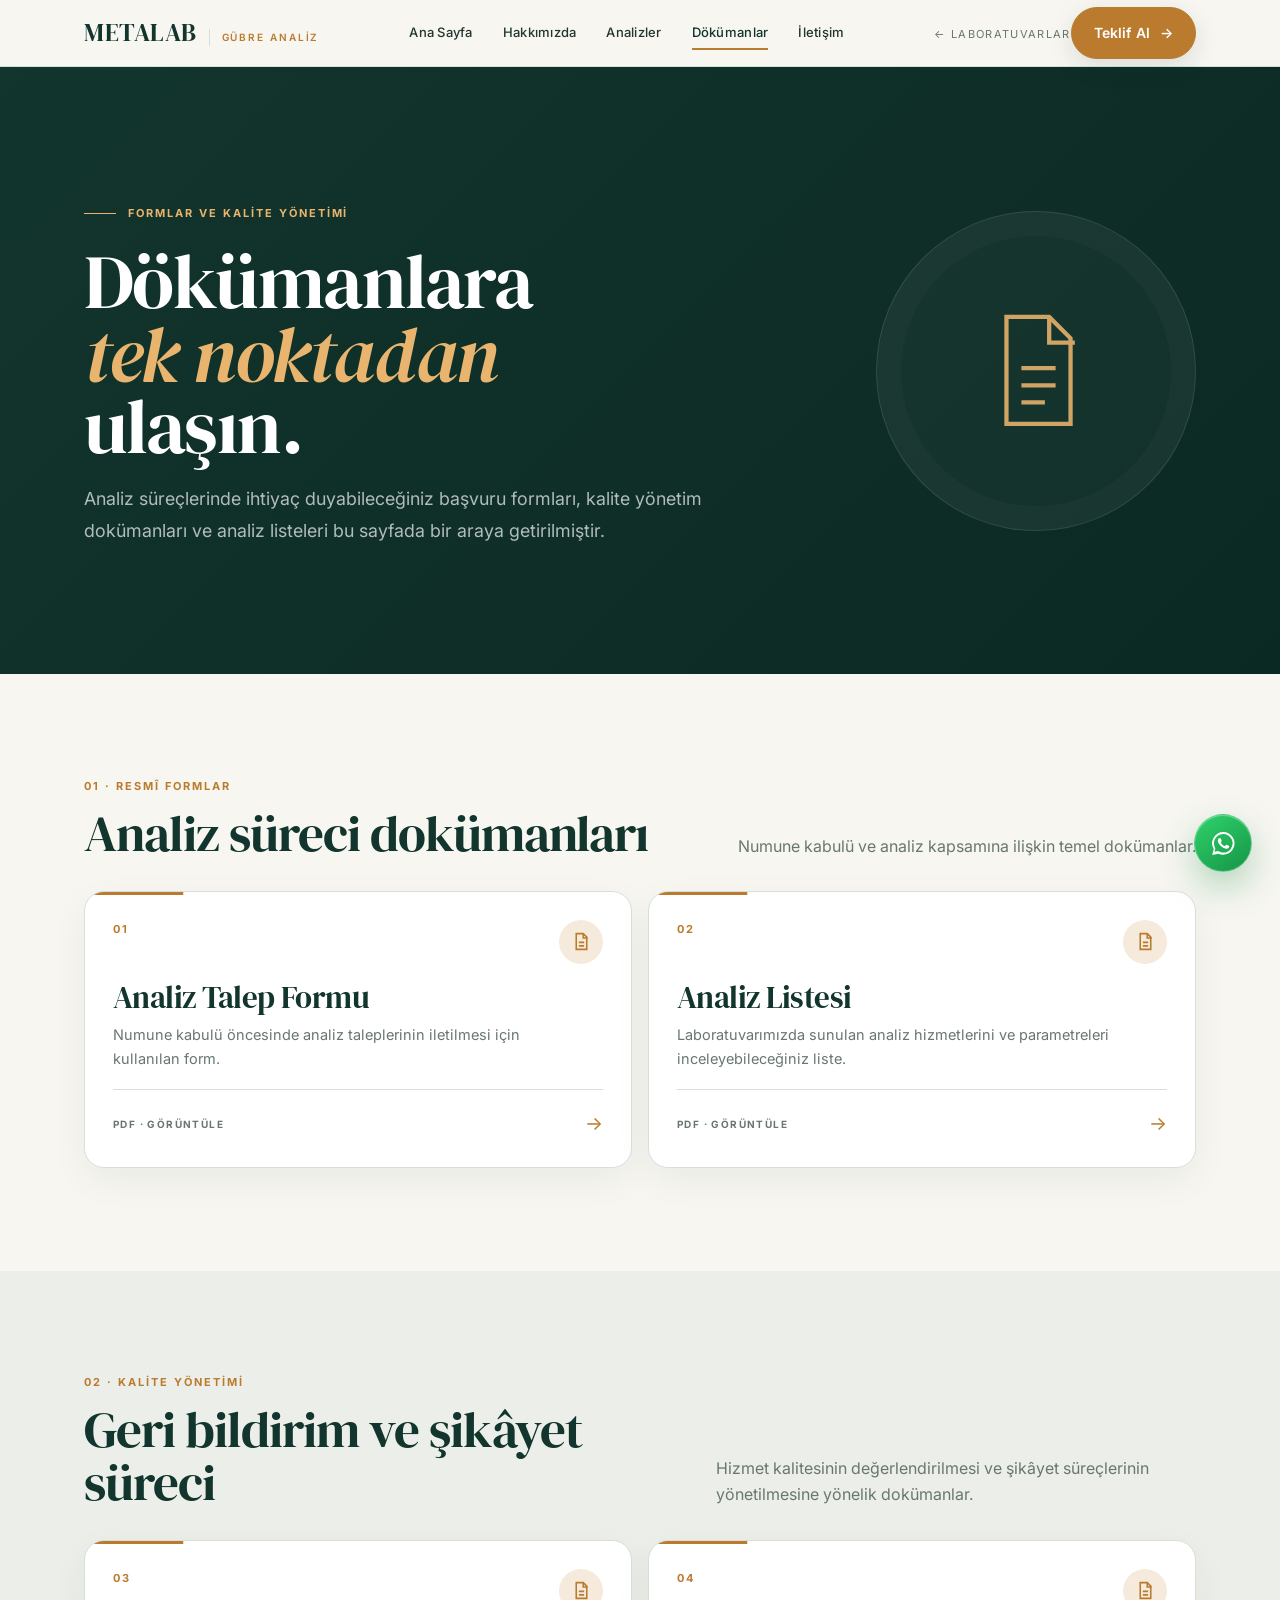
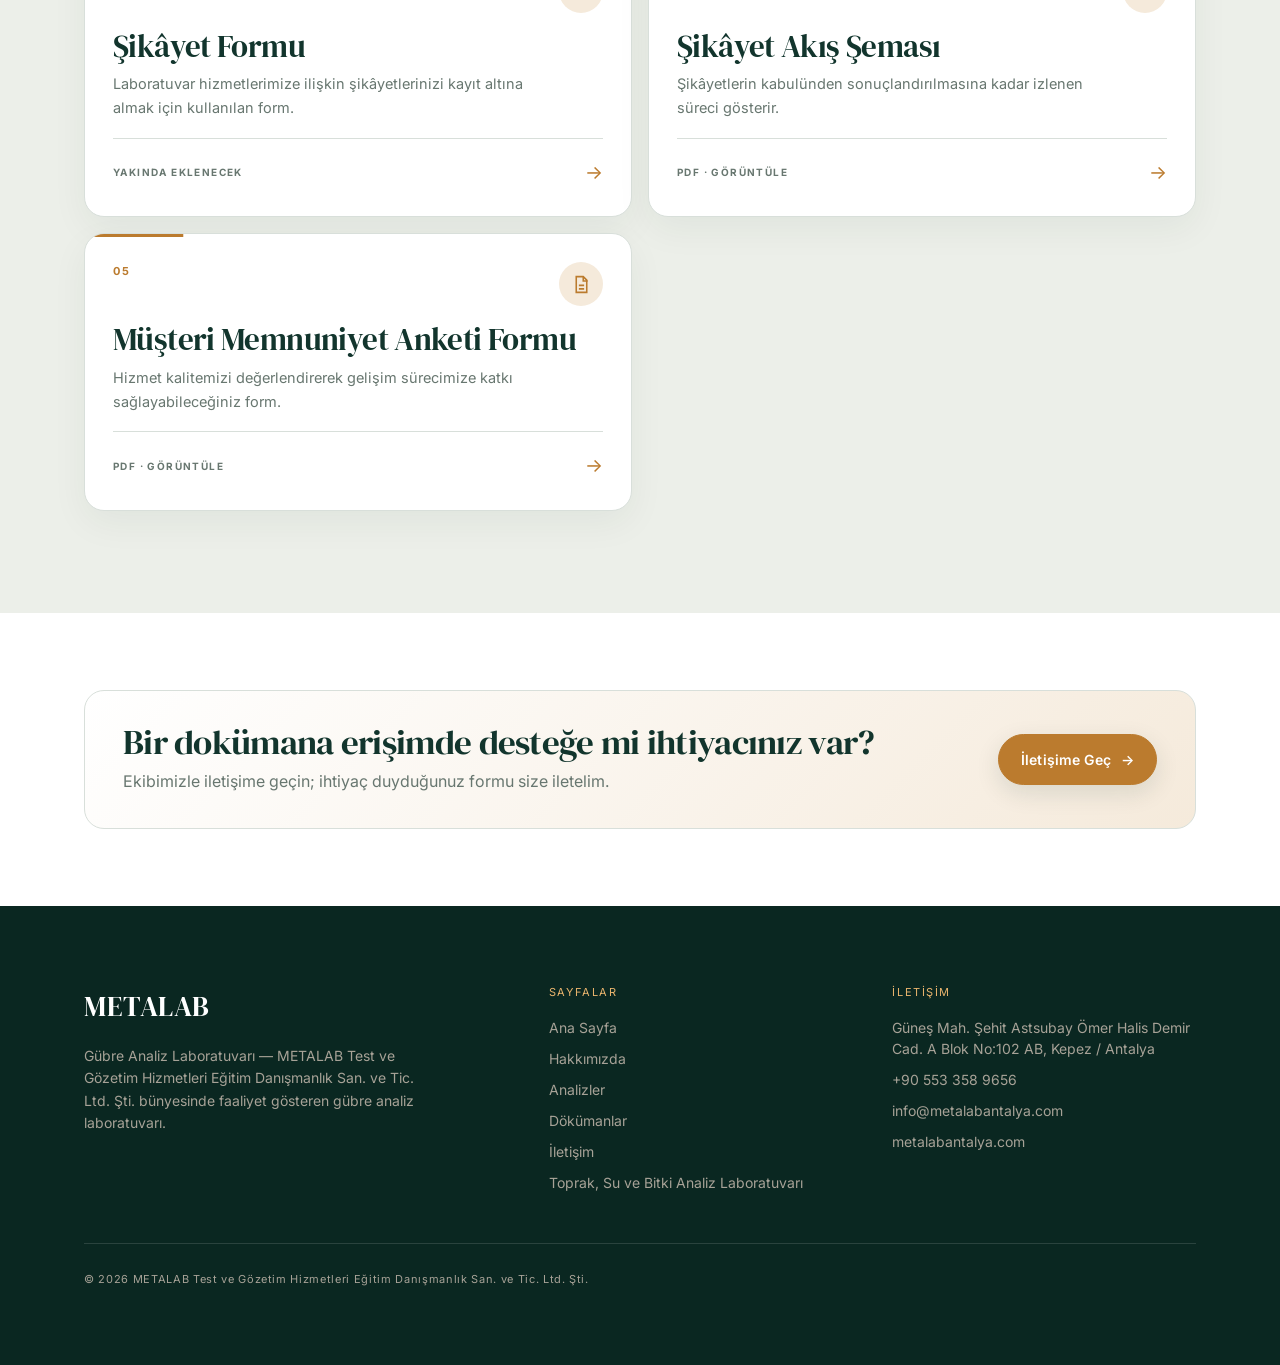
<file: gubre/dokumanlar.html>
<!DOCTYPE html>
<html data-lab="gubre" lang="tr">
<head>
<meta charset="utf-8"/>
<meta content="width=device-width, initial-scale=1.0" name="viewport"/>
<title>Dökümanlar — Gübre Analiz Laboratuvarı | METALAB Antalya</title>
<meta content="Analiz talep formları, analiz listeleri, şikâyet dokümanları ve müşteri memnuniyet anketleri." name="description"/>
<link href="../images/new.png" rel="icon"/>
<link href="https://fonts.googleapis.com" rel="preconnect"/>
<link crossorigin href="https://fonts.gstatic.com" rel="preconnect"/>
<link href="https://fonts.googleapis.com/css2?family=DM+Serif+Display:ital@0;1&family=Inter:wght@300;400;500;600;700&display=swap" rel="stylesheet"/>
<link href="../css/main.css" rel="stylesheet"/>

<style>
  .docs-page{background:var(--paper);}
  .docs-hero{position:relative;overflow:hidden;background:linear-gradient(135deg,var(--ink),#0b2923);color:#fff;}
  .docs-hero__in{position:relative;z-index:2;padding-block:clamp(76px,10vw,132px);display:grid;grid-template-columns:1.2fr .8fr;gap:50px;align-items:center;}
  .docs-hero__kicker{display:inline-flex;align-items:center;gap:12px;font-size:11px;font-weight:700;letter-spacing:.18em;text-transform:uppercase;color:var(--accent-lite,var(--accent));}
  .docs-hero__kicker:before{content:"";width:32px;height:1px;background:currentColor;}
  .docs-hero h1{margin:22px 0 20px;font-size:clamp(3.1rem,6vw,5.7rem);line-height:.95;color:#fff;}
  .docs-hero h1 em{font-style:italic;color:var(--accent-lite,var(--accent));}
  .docs-hero p{max-width:58ch;color:rgba(255,255,255,.68);font-size:clamp(1rem,1.4vw,1.12rem);line-height:1.75;}
  .docs-hero__symbol{justify-self:end;width:min(320px,32vw);aspect-ratio:1;display:grid;place-items:center;border:1px solid rgba(255,255,255,.12);border-radius:50%;background:rgba(255,255,255,.035);box-shadow:inset 0 0 0 24px rgba(255,255,255,.02);}
  .docs-hero__symbol svg{width:43%;height:auto;stroke:var(--accent-lite,var(--accent));opacity:.88;}
  .docs-section{padding-block:clamp(68px,8vw,116px);}
  .docs-section--soft{background:var(--paper-2);}
  .docs-head{display:flex;align-items:end;justify-content:space-between;gap:30px;margin-bottom:32px;}
  .docs-head__label{font-size:11px;font-weight:700;letter-spacing:.18em;text-transform:uppercase;color:var(--accent);margin-bottom:12px;}
  .docs-head h2{font-size:clamp(2.25rem,4vw,3.8rem);color:var(--ink);}
  .docs-head p{max-width:48ch;color:var(--muted);}
  .docs-grid{display:grid;grid-template-columns:repeat(2,minmax(0,1fr));gap:16px;}
  .doc-card{position:relative;overflow:hidden;min-height:220px;padding:28px;background:#fff;border:1px solid var(--line);border-radius:20px;box-shadow:0 12px 36px rgba(18,53,45,.055);display:grid;grid-template-columns:1fr auto;grid-template-rows:auto 1fr auto;gap:18px;transition:transform .35s var(--ease),box-shadow .35s,border-color .35s;cursor:pointer;text-decoration:none;color:inherit;}
  .doc-card:before{content:"";position:absolute;left:0;top:0;width:100%;height:3px;background:var(--accent);transform:scaleX(.18);transform-origin:left;transition:transform .35s var(--ease);}
  .doc-card:hover{transform:translateY(-5px);box-shadow:0 24px 58px rgba(18,53,45,.11);border-color:color-mix(in srgb,var(--accent) 28%,var(--line));}
  .doc-card:hover:before{transform:scaleX(1);}
  .doc-card__no{font-size:11px;font-weight:700;letter-spacing:.16em;color:var(--accent);}
  .doc-card__icon{width:44px;height:44px;border-radius:50%;display:grid;place-items:center;background:var(--accent-soft);color:var(--accent);}
  .doc-card__icon svg{width:21px;height:21px;stroke:currentColor;}
  .doc-card__body{grid-column:1 / 3;align-self:end;}
  .doc-card h3{font-size:clamp(1.45rem,2.4vw,2rem);color:var(--ink);margin-bottom:10px;}
  .doc-card p{color:var(--muted);font-size:14.5px;line-height:1.65;max-width:48ch;}
  .doc-card__foot{grid-column:1 / 3;display:flex;align-items:center;justify-content:space-between;padding-top:18px;border-top:1px solid var(--line);}
  .doc-card__status{font-size:10px;font-weight:700;letter-spacing:.14em;text-transform:uppercase;color:var(--muted);}
  .doc-card__arrow{font-size:19px;color:var(--accent);transition:transform .35s var(--ease);}
  .doc-card:hover .doc-card__arrow{transform:translateX(5px);}
  .docs-contact{padding-block:clamp(50px,6vw,82px);background:#fff;}
  .docs-contact__box{display:flex;align-items:center;justify-content:space-between;gap:30px;padding:34px 38px;border:1px solid var(--line);border-radius:20px;background:linear-gradient(135deg,#fff,var(--accent-soft));}
  .docs-contact h3{font-size:clamp(1.5rem,2.8vw,2.2rem);color:var(--ink);margin-bottom:7px;}
  .docs-contact p{color:var(--muted);}
  @media(max-width:820px){
    .docs-hero__in{grid-template-columns:1fr;}
    .docs-hero__symbol{display:none;}
    .docs-grid{grid-template-columns:1fr;}
    .docs-head{align-items:start;flex-direction:column;}
    .docs-contact__box{align-items:flex-start;flex-direction:column;padding:28px 24px;}
  }
  @media(max-width:680px){
    .doc-card{min-height:195px;padding:23px;}
  }
</style>

</head>
<body class="docs-page">
<header class="nav">
  <div class="wrap nav__in">
    <a class="brand" href="index.html"><span class="brand__mark">METALAB</span><span class="brand__sub">Gübre Analiz</span></a>
    <nav aria-label="Ana menü" class="nav__links">
      <a href="index.html">Ana Sayfa</a><a href="hakkimizda.html">Hakkımızda</a><a href="analizler.html">Analizler</a><a class="is-active" href="dokumanlar.html">Dökümanlar</a><a href="iletisim.html">İletişim</a>
    </nav>
    <div class="nav__cta"><a class="nav__back" href="../index.html">← Laboratuvarlar</a><a class="btn" href="iletisim.html">Teklif Al <span class="ar">→</span></a></div>
    <button aria-expanded="false" aria-label="Menü" class="nav__toggle"><span></span><span></span><span></span></button>
  </div>
<div class="nav__official-logos" aria-label="Yetki ve akreditasyon logoları">
  <img
    src="../images/bakanlik-logo.png"
    alt="T.C. Tarım ve Orman Bakanlığı"
    class="nav__official-logo nav__official-logo--bakanlik">
</div>
</header>

<main>
<section class="docs-hero">
  <div class="wrap docs-hero__in">
    <div>
      <span class="docs-hero__kicker">Formlar ve kalite yönetimi</span>
      <h1>Dökümanlara<br/><em>tek noktadan</em> ulaşın.</h1>
      <p>Analiz süreçlerinde ihtiyaç duyabileceğiniz başvuru formları, kalite yönetim dokümanları ve analiz listeleri bu sayfada bir araya getirilmiştir.</p>
    </div>
    <div class="docs-hero__symbol" aria-hidden="true">
      <svg viewBox="0 0 64 64" fill="none" stroke-width="2"><path d="M18 7h20l10 10v40H18z"/><path d="M38 7v12h12"/><path d="M25 31h16M25 39h16M25 47h11"/></svg>
    </div>
  </div>
</section>

<section class="docs-section">
  <div class="wrap">
    <div class="docs-head"><div><div class="docs-head__label">01 · Resmî Formlar</div><h2>Analiz süreci dokümanları</h2></div><p>Numune kabulü ve analiz kapsamına ilişkin temel dokümanlar.</p></div>
    <div class="docs-grid">
      <a class="doc-card"
       href="../documents/gubre-analiz-talep-ve-teklif-formu.pdf"
       target="_blank"
       rel="noopener noreferrer">
      <span class="doc-card__no">01</span>
      <span class="doc-card__icon" aria-hidden="true"><svg viewBox="0 0 24 24" fill="none" stroke-width="1.8"><path d="M6 3h8l4 4v14H6z"/><path d="M14 3v5h5"/><path d="M9 13h6M9 17h6"/></svg></span>
      <div class="doc-card__body"><h3>Analiz Talep Formu</h3><p>Numune kabulü öncesinde analiz taleplerinin iletilmesi için kullanılan form.</p></div>
      <div class="doc-card__foot"><span class="doc-card__status">PDF · Görüntüle</span><span class="doc-card__arrow">→</span></div>
    </a>
      <a class="doc-card"
       href="../documents/gubre-analiz-listesi-2026.pdf"
       target="_blank"
       rel="noopener noreferrer">
      <span class="doc-card__no">02</span>
      <span class="doc-card__icon" aria-hidden="true"><svg viewBox="0 0 24 24" fill="none" stroke-width="1.8"><path d="M6 3h8l4 4v14H6z"/><path d="M14 3v5h5"/><path d="M9 13h6M9 17h6"/></svg></span>
      <div class="doc-card__body"><h3>Analiz Listesi</h3><p>Laboratuvarımızda sunulan analiz hizmetlerini ve parametreleri inceleyebileceğiniz liste.</p></div>
      <div class="doc-card__foot"><span class="doc-card__status">PDF · Görüntüle</span><span class="doc-card__arrow">→</span></div>
    </a>
    </div>
  </div>
</section>

<section class="docs-section docs-section--soft">
  <div class="wrap">
    <div class="docs-head"><div><div class="docs-head__label">02 · Kalite Yönetimi</div><h2>Geri bildirim ve şikâyet süreci</h2></div><p>Hizmet kalitesinin değerlendirilmesi ve şikâyet süreçlerinin yönetilmesine yönelik dokümanlar.</p></div>
    <div class="docs-grid">
      <article class="doc-card" aria-disabled="true">
      <span class="doc-card__no">03</span>
      <span class="doc-card__icon" aria-hidden="true"><svg viewBox="0 0 24 24" fill="none" stroke-width="1.8"><path d="M6 3h8l4 4v14H6z"/><path d="M14 3v5h5"/><path d="M9 13h6M9 17h6"/></svg></span>
      <div class="doc-card__body"><h3>Şikâyet Formu</h3><p>Laboratuvar hizmetlerimize ilişkin şikâyetlerinizi kayıt altına almak için kullanılan form.</p></div>
      <div class="doc-card__foot"><span class="doc-card__status">Yakında eklenecek</span><span class="doc-card__arrow">→</span></div>
    </article>
      <a class="doc-card"
       href="../documents/gubre-sikayet-akis-semasi.pdf"
       target="_blank"
       rel="noopener noreferrer">
      <span class="doc-card__no">04</span>
      <span class="doc-card__icon" aria-hidden="true"><svg viewBox="0 0 24 24" fill="none" stroke-width="1.8"><path d="M6 3h8l4 4v14H6z"/><path d="M14 3v5h5"/><path d="M9 13h6M9 17h6"/></svg></span>
      <div class="doc-card__body"><h3>Şikâyet Akış Şeması</h3><p>Şikâyetlerin kabulünden sonuçlandırılmasına kadar izlenen süreci gösterir.</p></div>
      <div class="doc-card__foot"><span class="doc-card__status">PDF · Görüntüle</span><span class="doc-card__arrow">→</span></div>
    </a>
      <a class="doc-card"
       href="../documents/gubre-musteri-anket-formu.pdf"
       target="_blank"
       rel="noopener noreferrer">
      <span class="doc-card__no">05</span>
      <span class="doc-card__icon" aria-hidden="true"><svg viewBox="0 0 24 24" fill="none" stroke-width="1.8"><path d="M6 3h8l4 4v14H6z"/><path d="M14 3v5h5"/><path d="M9 13h6M9 17h6"/></svg></span>
      <div class="doc-card__body"><h3>Müşteri Memnuniyet Anketi Formu</h3><p>Hizmet kalitemizi değerlendirerek gelişim sürecimize katkı sağlayabileceğiniz form.</p></div>
      <div class="doc-card__foot"><span class="doc-card__status">PDF · Görüntüle</span><span class="doc-card__arrow">→</span></div>
    </a>
    </div>
  </div>
</section>

<section class="docs-contact"><div class="wrap"><div class="docs-contact__box"><div><h3>Bir dokümana erişimde desteğe mi ihtiyacınız var?</h3><p>Ekibimizle iletişime geçin; ihtiyaç duyduğunuz formu size iletelim.</p></div><a class="btn" href="iletisim.html">İletişime Geç <span class="ar">→</span></a></div></div></section>
</main>

<footer class="footer">
<div class="wrap footer__in">
<div class="footer__top">
<div class="footer__brand"><span class="brand__mark">METALAB</span><p>Gübre Analiz Laboratuvarı — METALAB Test ve Gözetim Hizmetleri Eğitim Danışmanlık San. ve Tic. Ltd. Şti. bünyesinde faaliyet gösteren gübre analiz laboratuvarı.</p></div>
<div class="footer__col"><h4>Sayfalar</h4><a href="index.html">Ana Sayfa</a><a href="hakkimizda.html">Hakkımızda</a><a href="analizler.html">Analizler</a><a href="dokumanlar.html">Dökümanlar</a><a href="iletisim.html">İletişim</a><a href="../tarim/index.html">Toprak, Su ve Bitki Analiz Laboratuvarı</a></div>
<div class="footer__col"><h4>İletişim</h4><p>Güneş Mah. Şehit Astsubay Ömer Halis Demir Cad. A Blok No:102 AB, Kepez / Antalya</p><a href="tel:+905533589656">+90 553 358 9656</a><a href="mailto:info@metalabantalya.com">info@metalabantalya.com</a><a href="../index.html">metalabantalya.com</a></div>
</div>
<div class="footer__bottom"><span>© <span data-year>2026</span> METALAB Test ve Gözetim Hizmetleri Eğitim Danışmanlık San. ve Tic. Ltd. Şti.</span></div>
</div>
</footer>

<div class="wa-greeting" role="status" aria-live="polite">
  Merhaba 👋 Gübre analiz hizmetlerimiz hakkında yardımcı olabilir miyiz?
</div>
<a class="wa-float"
   href="https://wa.me/902425049937?text=Merhaba%2C%20METALAB%20G%C3%BCbre%20Analiz%20Laboratuvar%C4%B1%20hizmetleri%20hakk%C4%B1nda%20bilgi%20almak%20istiyorum."
   target="_blank"
   rel="noopener noreferrer"
   aria-label="METALAB Gübre Analiz Laboratuvarına WhatsApp üzerinden yazın">
  <span class="wa-float__label">Bize Yazın</span>
  <span class="wa-float__button" aria-hidden="true">
    <svg class="wa-float__icon" viewBox="0 0 32 32" aria-hidden="true">
      <path d="M16.03 3.2A12.56 12.56 0 0 0 5.2 22.13L3.53 28.8l6.82-1.6A12.57 12.57 0 1 0 16.03 3.2Zm0 22.86c-1.97 0-3.9-.53-5.58-1.54l-.4-.24-4.05.95 1.08-3.95-.26-.41a10.28 10.28 0 1 1 9.2 5.19Zm5.64-7.7c-.31-.16-1.83-.9-2.11-1.01-.28-.1-.49-.16-.69.16-.2.31-.8 1.01-.98 1.22-.18.21-.36.23-.67.08-.31-.16-1.3-.48-2.48-1.53-.92-.82-1.54-1.83-1.72-2.14-.18-.31-.02-.48.14-.63.14-.14.31-.36.46-.54.16-.18.21-.31.31-.52.1-.21.05-.39-.03-.54-.08-.16-.69-1.67-.95-2.29-.25-.6-.5-.52-.69-.53h-.59c-.21 0-.54.08-.82.39-.28.31-1.08 1.06-1.08 2.58 0 1.52 1.11 2.99 1.26 3.2.16.21 2.18 3.33 5.28 4.67.74.32 1.31.51 1.76.65.74.24 1.41.2 1.94.12.59-.09 1.83-.75 2.09-1.47.26-.72.26-1.34.18-1.47-.08-.13-.28-.21-.59-.36Z"/>
    </svg>
  </span>
</a>

<script src="../js/main.js"></script>
</body>
</html>
</file>
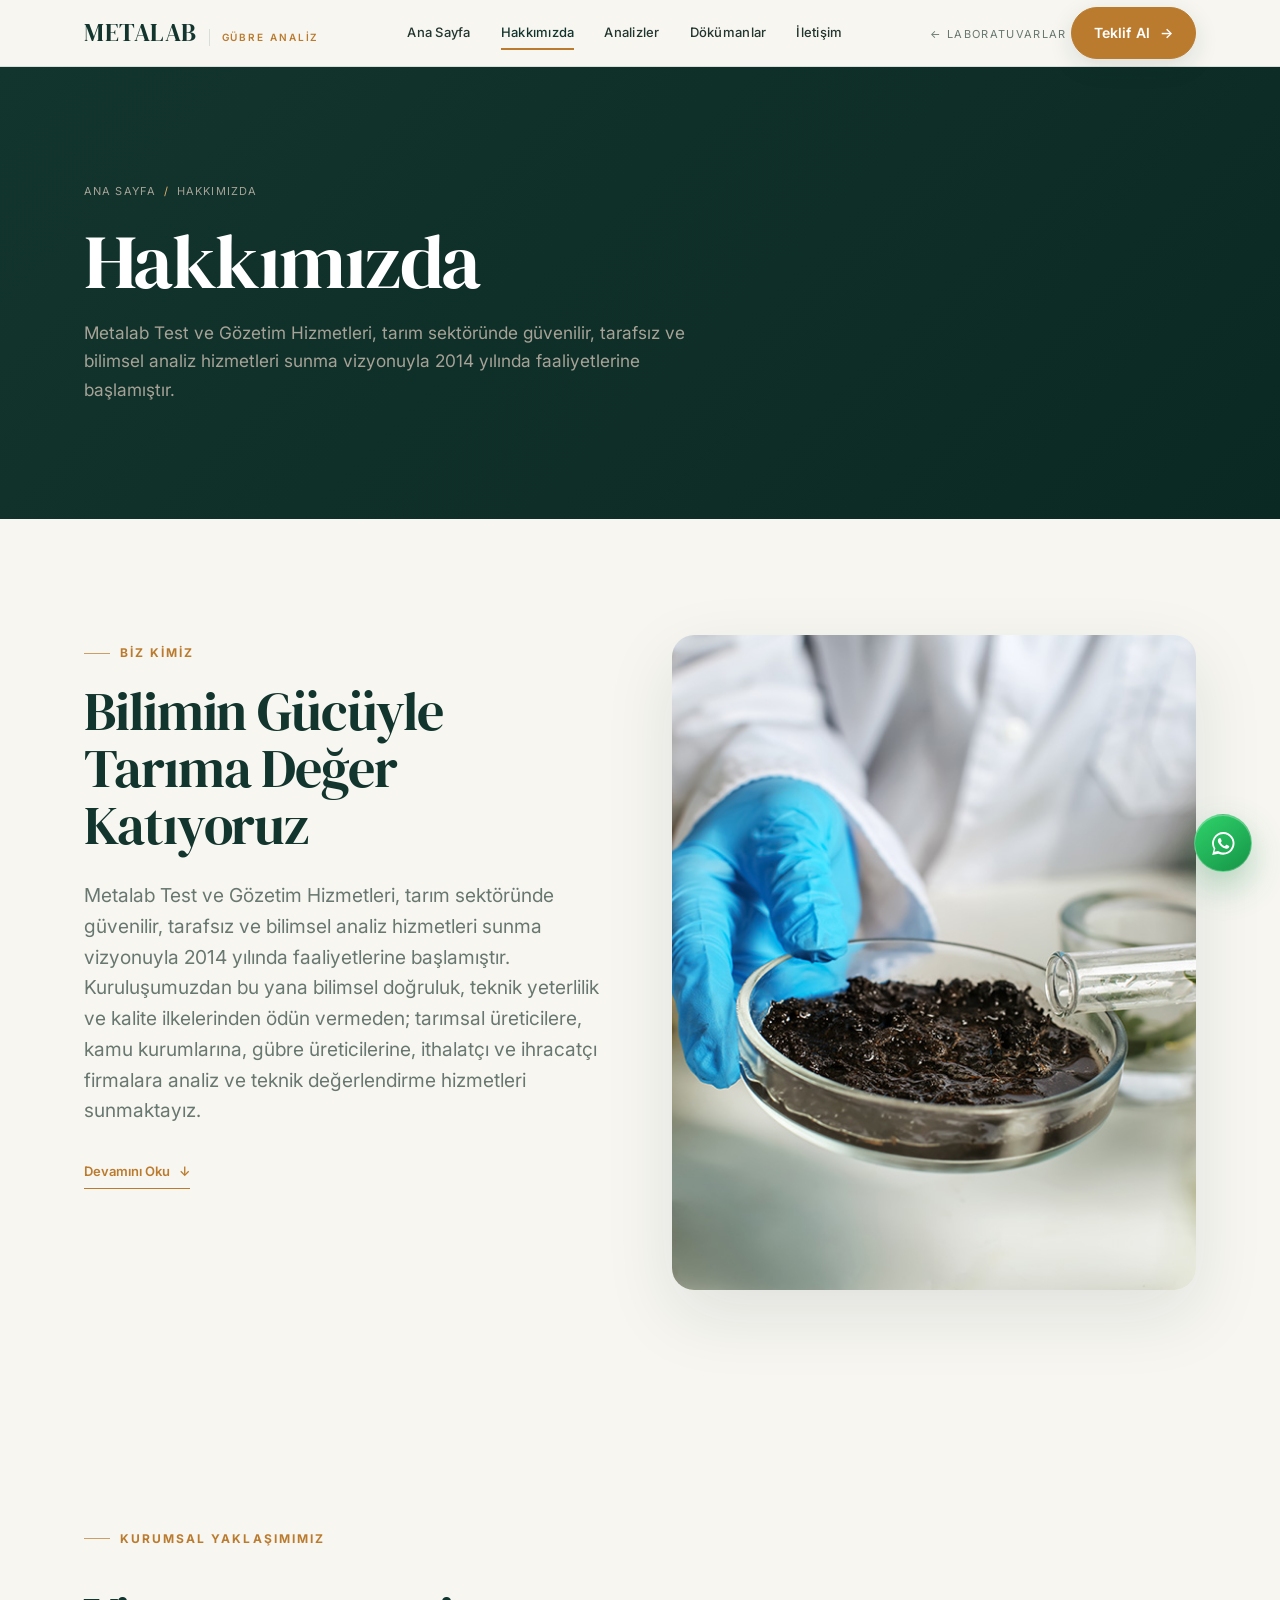
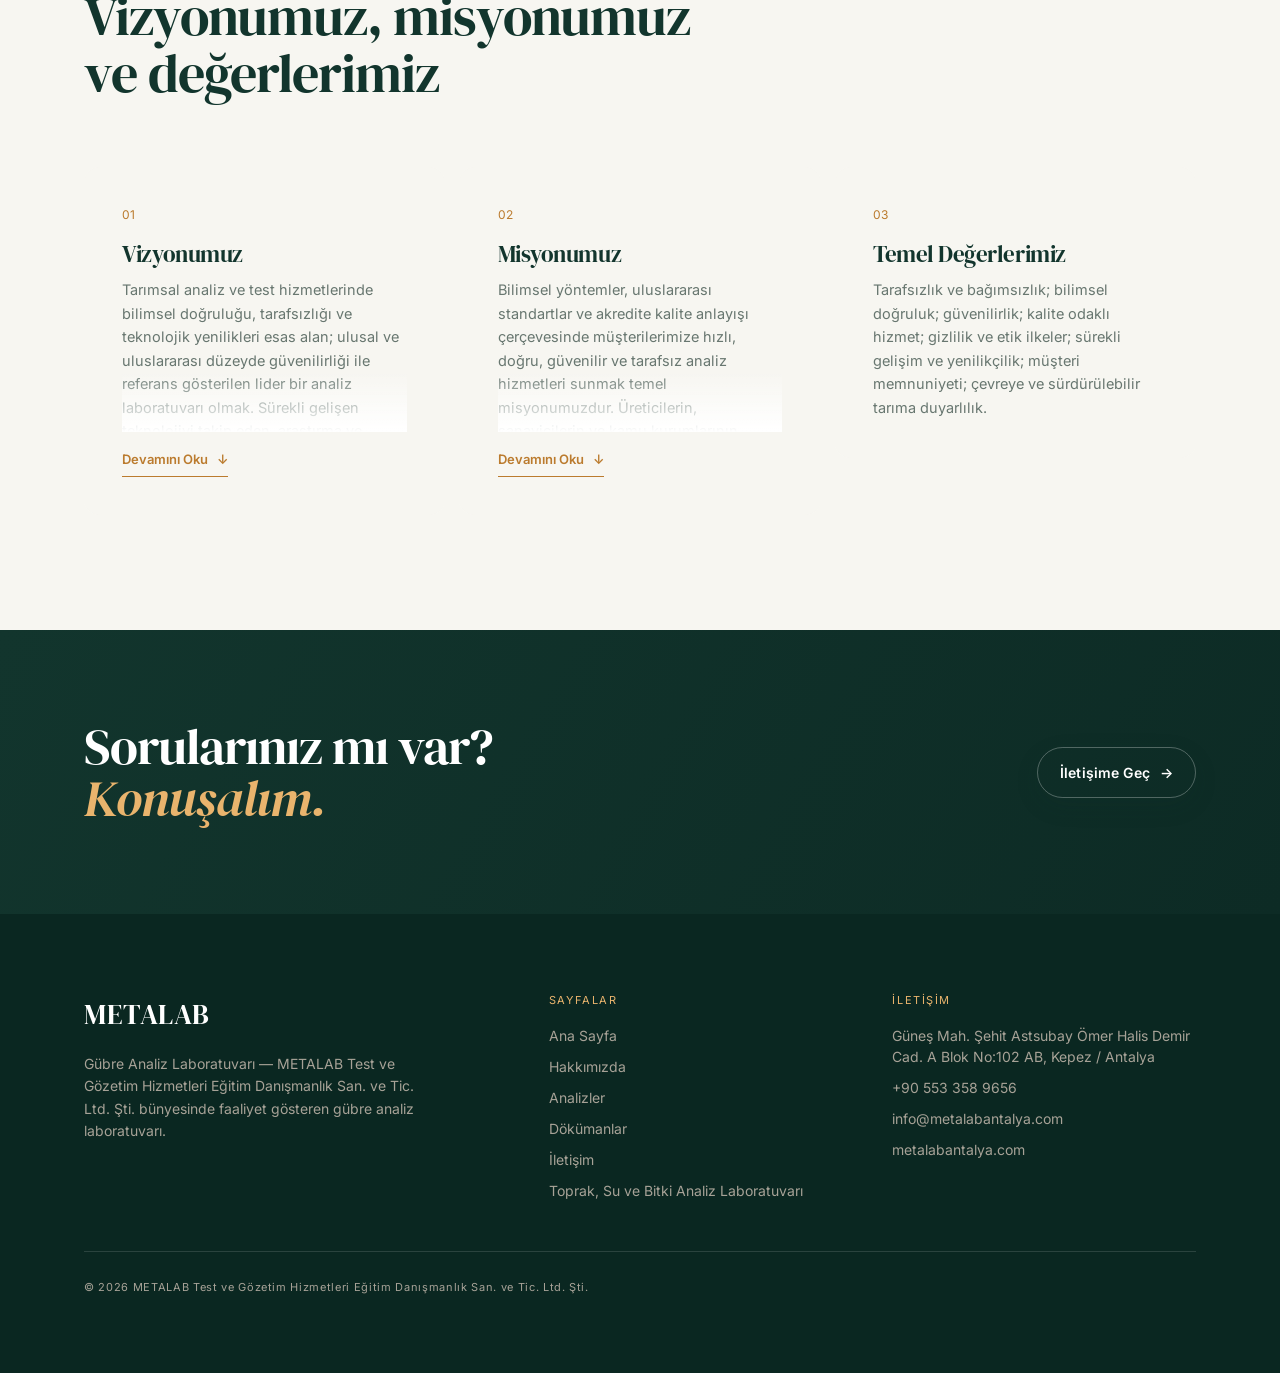
<file: gubre/hakkimizda.html>
<!DOCTYPE html>
<html lang="tr" data-lab="gubre">
<head>
<meta charset="UTF-8">
<meta name="viewport" content="width=device-width, initial-scale=1.0">
<title>Hakkımızda — Gübre Analiz Laboratuvarı — METALAB Antalya</title>
<meta name="description" content="Gübre Analiz laboratuvarı, yetkilerimiz ve değerlerimiz.">
<link rel="icon" href="../images/new.png">
<link rel="preconnect" href="https://fonts.googleapis.com"><link rel="preconnect" href="https://fonts.gstatic.com" crossorigin><link href="https://fonts.googleapis.com/css2?family=DM+Serif+Display:ital@0;1&family=Inter:wght@300;400;500;600;700&display=swap" rel="stylesheet">
<link rel="stylesheet" href="../css/main.css">


<style>
/* =========================================================
   HAKKIMIZDA — Açılır metinler ve dengeli içerik yerleşimi
   Bu CSS yalnızca bu sayfada çalışır.
   ========================================================= */

.about-intro__more{
  display:grid;
  grid-template-rows:0fr;
  opacity:0;
  margin-top:0;
  transition:
    grid-template-rows .55s var(--ease),
    opacity .40s ease,
    margin-top .40s ease;
}

.about-intro__more-inner{
  overflow:hidden;
}

.about-intro__more.is-open{
  grid-template-rows:1fr;
  opacity:1;
  margin-top:18px;
}

.about-toggle,
.value__toggle{
  display:inline-flex;
  align-items:center;
  gap:9px;
  margin-top:10px;
  padding:7px 0 5px;
  border:0;
  border-bottom:1px solid currentColor;
  background:transparent;
  color:var(--accent);
  font-family:var(--font-sans);
  font-size:13px;
  font-weight:600;
  cursor:pointer;
  transition:gap .30s var(--ease), opacity .30s ease;
}

.about-toggle:hover,
.value__toggle:hover{
  gap:13px;
  opacity:.82;
}

.about-toggle__arrow,
.value__toggle-arrow{
  display:inline-block;
  transition:transform .35s var(--ease);
}

.about-toggle[aria-expanded="true"] .about-toggle__arrow,
.value__toggle[aria-expanded="true"] .value__toggle-arrow{
  transform:rotate(180deg);
}

/* Ana metin ve görsel başlangıçta üstten hizalı kalır */
.about-split{
  align-items:start;
}

.about-split .split__img{
  position:sticky;
  top:96px;
}

/* Vizyon, misyon ve değer kartları */
.about-values{
  align-items:start;
}

.about-value{
  align-self:start;
}

.about-value__text{
  position:relative;
  max-height:154px;
  overflow:hidden;
  transition:max-height .55s var(--ease);
}

.about-value__text::after{
  content:"";
  position:absolute;
  left:0;
  right:0;
  bottom:0;
  height:62px;
  background:linear-gradient(
    to bottom,
    rgba(255,255,255,0),
    rgba(255,255,255,1)
  );
  pointer-events:none;
  transition:opacity .30s ease;
}

.about-value__text.is-open{
  max-height:900px;
}

.about-value__text.is-open::after{
  opacity:0;
}

.about-value__text p{
  color:var(--muted);
  font-size:14.5px;
  line-height:1.62;
}

/* Kısa metinlerde gereksiz Devamını Oku düğmesini gizle */
.about-value.is-short .value__toggle{
  display:none;
}

@media(max-width:900px){
  .about-split .split__img{
    position:relative;
    top:auto;
  }
}

@media(prefers-reduced-motion:reduce){
  .about-intro__more,
  .about-toggle__arrow,
  .value__toggle-arrow,
  .about-value__text{
    transition:none;
  }
}
</style>

</head><body>
<header class="nav">
  <div class="wrap nav__in">
    <a class="brand" href="index.html">
      <span class="brand__mark">METALAB</span>
      <span class="brand__sub">Gübre Analiz</span>
    </a>
    <nav class="nav__links" aria-label="Ana menü">
      <a href="index.html">Ana Sayfa</a>
      <a href="hakkimizda.html" class="is-active">Hakkımızda</a>
      <a href="analizler.html">Analizler</a>
      <a href="dokumanlar.html">Dökümanlar</a>
      <a href="iletisim.html">İletişim</a>
    </nav>
    <div class="nav__cta">
      <a class="nav__back" href="../index.html">← Laboratuvarlar</a>
      <a class="btn" href="iletisim.html">Teklif Al <span class="ar">→</span></a>
    </div>
    <button class="nav__toggle" aria-label="Menü" aria-expanded="false"><span></span><span></span><span></span></button>
  </div>
<div class="nav__official-logos" aria-label="Yetki ve akreditasyon logoları">
  <img
    src="../images/bakanlik-logo.png"
    alt="T.C. Tarım ve Orman Bakanlığı"
    class="nav__official-logo nav__official-logo--bakanlik">
</div>
</header>
<section class="pagehead">
  <div class="wrap pagehead__in">
    <div class="crumb"><a href="index.html">Ana Sayfa</a><span class="sep">/</span>Hakkımızda</div>
    <h1>Hakkımızda</h1>
    <p>Metalab Test ve Gözetim Hizmetleri, tarım sektöründe güvenilir, tarafsız ve bilimsel analiz hizmetleri sunma vizyonuyla 2014 yılında faaliyetlerine başlamıştır.</p>
  </div>
</section>

<section class="section">
  <div class="wrap split about-split">
    <div class="reveal">
      <span class="eyebrow">Biz Kimiz</span>

      <h2 class="title" style="margin:20px 0 26px">
        Bilimin Gücüyle<br>
        Tarıma Değer Katıyoruz
      </h2>

      <div class="about-intro">
        <p class="lead" style="margin-bottom:18px">
          Metalab Test ve Gözetim Hizmetleri, tarım sektöründe güvenilir,
          tarafsız ve bilimsel analiz hizmetleri sunma vizyonuyla 2014 yılında
          faaliyetlerine başlamıştır. Kuruluşumuzdan bu yana bilimsel doğruluk,
          teknik yeterlilik ve kalite ilkelerinden ödün vermeden; tarımsal
          üreticilere, kamu kurumlarına, gübre üreticilerine, ithalatçı ve
          ihracatçı firmalara analiz ve teknik değerlendirme hizmetleri sunmaktayız.
        </p>

        <div class="about-intro__more" id="about-intro-more">
          <div class="about-intro__more-inner">
            <p class="lead" style="margin-bottom:18px">
              İlk yıllarımızda toprak, su ve bitki analizleri alanında edindiğimiz
              bilgi birikimi ve tecrübemizi, tarım sektörünün gelişen ihtiyaçları
              doğrultusunda sürekli geliştirerek 2025 yılında Antalya’da Metalab
              Gübre Analiz Laboratuvarını faaliyete geçirdik. Böylece bitki besleme
              ve gübre sektörüne yönelik ileri analiz hizmetlerinde uzmanlaşan,
              modern teknolojilerle donatılmış bir laboratuvar altyapısı oluşturduk.
            </p>

            <p class="lead" style="margin-bottom:18px">
              Bugün Metalab, yalnızca analiz yapan bir laboratuvar değil;
              bilimsel verileri güvenilir bilgiye dönüştüren, karar verme
              süreçlerine katkı sağlayan ve tarımsal üretimin her aşamasında
              çözüm ortaklığı sunan güçlü bir teknik merkezdir.
            </p>

            <p class="lead" style="margin-bottom:18px">
              Laboratuvarımızda gübre içerik analizleri; organik, organomineral
              ve kimyevi gübre analizleri; sıvı gübrelerde bitki koruma ürünü
              etken madde analizleri; gübrelerde bitki büyüme düzenleyicileri
              analizleri; fiziksel ve kimyasal kalite kontrol analizleri;
              mevzuata uygunluk ve doğrulama analizleri ile araştırma ve
              geliştirme analizleri gerçekleştirilmektedir.
            </p>

            <p class="lead" style="margin-bottom:18px">
              Yüksek teknolojili analiz cihazlarımız, güçlü kalite yönetim
              sistemimiz ve alanında uzman personelimiz sayesinde müşterilerimize
              hızlı, doğru, izlenebilir ve güvenilir sonuçlar sunuyor; tarımsal
              üretimde kalite, verimlilik ve sürdürülebilirliğin artırılmasına
              katkı sağlıyoruz.
            </p>

            <p class="lead" style="margin-bottom:18px">
              Metalab olarak amacımız yalnızca analiz raporu düzenlemek değil;
              bilimsel veriler ışığında üreticilere, sanayicilere ve kamu
              kurumlarına güven veren teknik çözümler sunarak ülkemizin tarımsal
              üretimine değer katmaktır.
            </p>
          </div>
        </div>

        <button
          class="about-toggle"
          type="button"
          aria-expanded="false"
          aria-controls="about-intro-more">
          <span class="about-toggle__text">Devamını Oku</span>
          <span class="about-toggle__arrow" aria-hidden="true">↓</span>
        </button>
      </div>
    </div>

    <div class="split__img reveal">
      <img src="../images/about_img.jpg" alt="Gübre Analiz laboratuvarı">
    </div>
  </div>
</section>

<section class="section section--tight">
  <div class="wrap">
    <div class="section-head reveal">
      <span class="eyebrow">Kurumsal Yaklaşımımız</span>
      <h2 class="title" style="margin-top:20px">Vizyonumuz, misyonumuz ve değerlerimiz</h2>
    </div>
    <div class="values about-values">

  <div class="value reveal about-value">
    <div class="value__n">01</div>
    <h3>Vizyonumuz</h3>

    <div class="about-value__text">
      <p>
        Tarımsal analiz ve test hizmetlerinde bilimsel doğruluğu,
        tarafsızlığı ve teknolojik yenilikleri esas alan; ulusal ve
        uluslararası düzeyde güvenilirliği ile referans gösterilen lider
        bir analiz laboratuvarı olmak. Sürekli gelişen teknolojiyi takip
        eden, araştırma ve inovasyonu destekleyen, kalite kültürünü tüm
        süreçlerine yansıtan ve sürdürülebilir tarımın gelişimine katkı
        sağlayan öncü bir kuruluş olarak geleceği şekillendirmeyi
        hedefliyoruz.
      </p>
    </div>

    <button class="value__toggle" type="button" aria-expanded="false">
      <span class="value__toggle-text">Devamını Oku</span>
      <span class="value__toggle-arrow" aria-hidden="true">↓</span>
    </button>
  </div>

  <div class="value reveal about-value">
    <div class="value__n">02</div>
    <h3>Misyonumuz</h3>

    <div class="about-value__text">
      <p>
        Bilimsel yöntemler, uluslararası standartlar ve akredite kalite
        anlayışı çerçevesinde müşterilerimize hızlı, doğru, güvenilir ve
        tarafsız analiz hizmetleri sunmak temel misyonumuzdur. Üreticilerin,
        sanayicilerin ve kamu kurumlarının doğru kararlar almasına katkı
        sağlayan güvenilir analiz sonuçları üretirken; çevrenin korunmasını,
        sürdürülebilir tarımı, gıda güvenliğini ve kaliteli üretimi destekleyen
        çözümler geliştirmeyi amaçlıyoruz. Teknolojik altyapımıza sürekli
        yatırım yaparak, çalışanlarımızın bilgi ve yetkinliklerini geliştirerek
        ve kalite yönetim sistemimizi sürekli iyileştirerek ülkemizin tarım
        sektörüne uzun yıllar değer katmayı sürdüreceğiz.
      </p>
    </div>

    <button class="value__toggle" type="button" aria-expanded="false">
      <span class="value__toggle-text">Devamını Oku</span>
      <span class="value__toggle-arrow" aria-hidden="true">↓</span>
    </button>
  </div>

  <div class="value reveal about-value">
    <div class="value__n">03</div>
    <h3>Temel Değerlerimiz</h3>

    <div class="about-value__text">
      <p>
        Tarafsızlık ve bağımsızlık; bilimsel doğruluk; güvenilirlik;
        kalite odaklı hizmet; gizlilik ve etik ilkeler; sürekli gelişim
        ve yenilikçilik; müşteri memnuniyeti; çevreye ve sürdürülebilir
        tarıma duyarlılık.
      </p>
    </div>

    <button class="value__toggle" type="button" aria-expanded="false">
      <span class="value__toggle-text">Devamını Oku</span>
      <span class="value__toggle-arrow" aria-hidden="true">↓</span>
    </button>
  </div>

</div>
  </div>
</section>

<section class="cta">
  <div class="wrap cta__in">
    <h2>Sorularınız mı var?<br><em>Konuşalım.</em></h2>
    <a class="btn btn--on-dark" href="iletisim.html">İletişime Geç <span class="ar">→</span></a>
  </div>
</section>
<footer class="footer">
  <div class="wrap footer__in">
    <div class="footer__top">
      <div class="footer__brand">
        <span class="brand__mark">METALAB</span>
        <p>Gübre Analiz Laboratuvarı — METALAB Test ve Gözetim Hizmetleri Eğitim Danışmanlık San. ve Tic. Ltd. Şti. bünyesinde faaliyet gösteren gübre analiz laboratuvarı.</p>
      </div>
      <div class="footer__col">
        <h4>Sayfalar</h4>
        <a href="index.html">Ana Sayfa</a>
        <a href="hakkimizda.html">Hakkımızda</a>
        <a href="analizler.html">Analizler</a>
        <a href="dokumanlar.html">Dökümanlar</a>
        <a href="iletisim.html">İletişim</a>
        <a href="../tarim/index.html">Toprak, Su ve Bitki Analiz Laboratuvarı</a>
      </div>
      <div class="footer__col">
        <h4>İletişim</h4>
        <p>Güneş Mah. Şehit Astsubay Ömer Halis Demir Cad. A Blok No:102 AB, Kepez / Antalya</p>
        <a href="tel:+905533589656">+90 553 358 9656</a>
        <a href="mailto:info@metalabantalya.com">info@metalabantalya.com</a>
        <a href="../index.html">metalabantalya.com</a>
      </div>
    </div>
    <div class="footer__bottom">
      <span>© <span data-year>2026</span> METALAB Test ve Gözetim Hizmetleri Eğitim Danışmanlık San. ve Tic. Ltd. Şti.</span>
      
    </div>
  </div>
</footer>

<script>
(function () {
  "use strict";

  var aboutButton = document.querySelector(".about-toggle");

  if (aboutButton) {
    aboutButton.addEventListener("click", function () {
      var target = document.getElementById(
        aboutButton.getAttribute("aria-controls")
      );

      if (!target) return;

      var isOpen =
        aboutButton.getAttribute("aria-expanded") === "true";

      aboutButton.setAttribute("aria-expanded", String(!isOpen));
      target.classList.toggle("is-open", !isOpen);

      var label =
        aboutButton.querySelector(".about-toggle__text");

      if (label) {
        label.textContent =
          isOpen ? "Devamını Oku" : "Daha Az Göster";
      }
    });
  }

  document.querySelectorAll(".about-value").forEach(function (card) {
    var textArea = card.querySelector(".about-value__text");
    var button = card.querySelector(".value__toggle");

    if (!textArea || !button) return;

    if (textArea.scrollHeight <= textArea.clientHeight + 6) {
      card.classList.add("is-short");
      textArea.classList.add("is-open");
      return;
    }

    button.addEventListener("click", function () {
      var isOpen =
        button.getAttribute("aria-expanded") === "true";

      button.setAttribute("aria-expanded", String(!isOpen));
      textArea.classList.toggle("is-open", !isOpen);

      var label =
        button.querySelector(".value__toggle-text");

      if (label) {
        label.textContent =
          isOpen ? "Devamını Oku" : "Daha Az Göster";
      }
    });
  });
})();
</script>


<div class="wa-greeting" role="status" aria-live="polite">
  Merhaba 👋 Gübre analiz hizmetlerimiz hakkında yardımcı olabilir miyiz?
</div>
<a class="wa-float"
   href="https://wa.me/902425049937?text=Merhaba%2C%20METALAB%20G%C3%BCbre%20Analiz%20Laboratuvar%C4%B1%20hizmetleri%20hakk%C4%B1nda%20bilgi%20almak%20istiyorum."
   target="_blank"
   rel="noopener noreferrer"
   aria-label="METALAB Gübre Analiz Laboratuvarına WhatsApp üzerinden yazın">
  <span class="wa-float__label">Bize Yazın</span>
  <span class="wa-float__button" aria-hidden="true">
    <svg class="wa-float__icon" viewBox="0 0 32 32" aria-hidden="true">
      <path d="M16.03 3.2A12.56 12.56 0 0 0 5.2 22.13L3.53 28.8l6.82-1.6A12.57 12.57 0 1 0 16.03 3.2Zm0 22.86c-1.97 0-3.9-.53-5.58-1.54l-.4-.24-4.05.95 1.08-3.95-.26-.41a10.28 10.28 0 1 1 9.2 5.19Zm5.64-7.7c-.31-.16-1.83-.9-2.11-1.01-.28-.1-.49-.16-.69.16-.2.31-.8 1.01-.98 1.22-.18.21-.36.23-.67.08-.31-.16-1.3-.48-2.48-1.53-.92-.82-1.54-1.83-1.72-2.14-.18-.31-.02-.48.14-.63.14-.14.31-.36.46-.54.16-.18.21-.31.31-.52.1-.21.05-.39-.03-.54-.08-.16-.69-1.67-.95-2.29-.25-.6-.5-.52-.69-.53h-.59c-.21 0-.54.08-.82.39-.28.31-1.08 1.06-1.08 2.58 0 1.52 1.11 2.99 1.26 3.2.16.21 2.18 3.33 5.28 4.67.74.32 1.31.51 1.76.65.74.24 1.41.2 1.94.12.59-.09 1.83-.75 2.09-1.47.26-.72.26-1.34.18-1.47-.08-.13-.28-.21-.59-.36Z"/>
    </svg>
  </span>
</a>

<script src="../js/main.js"></script>
</body>
</html>
</file>
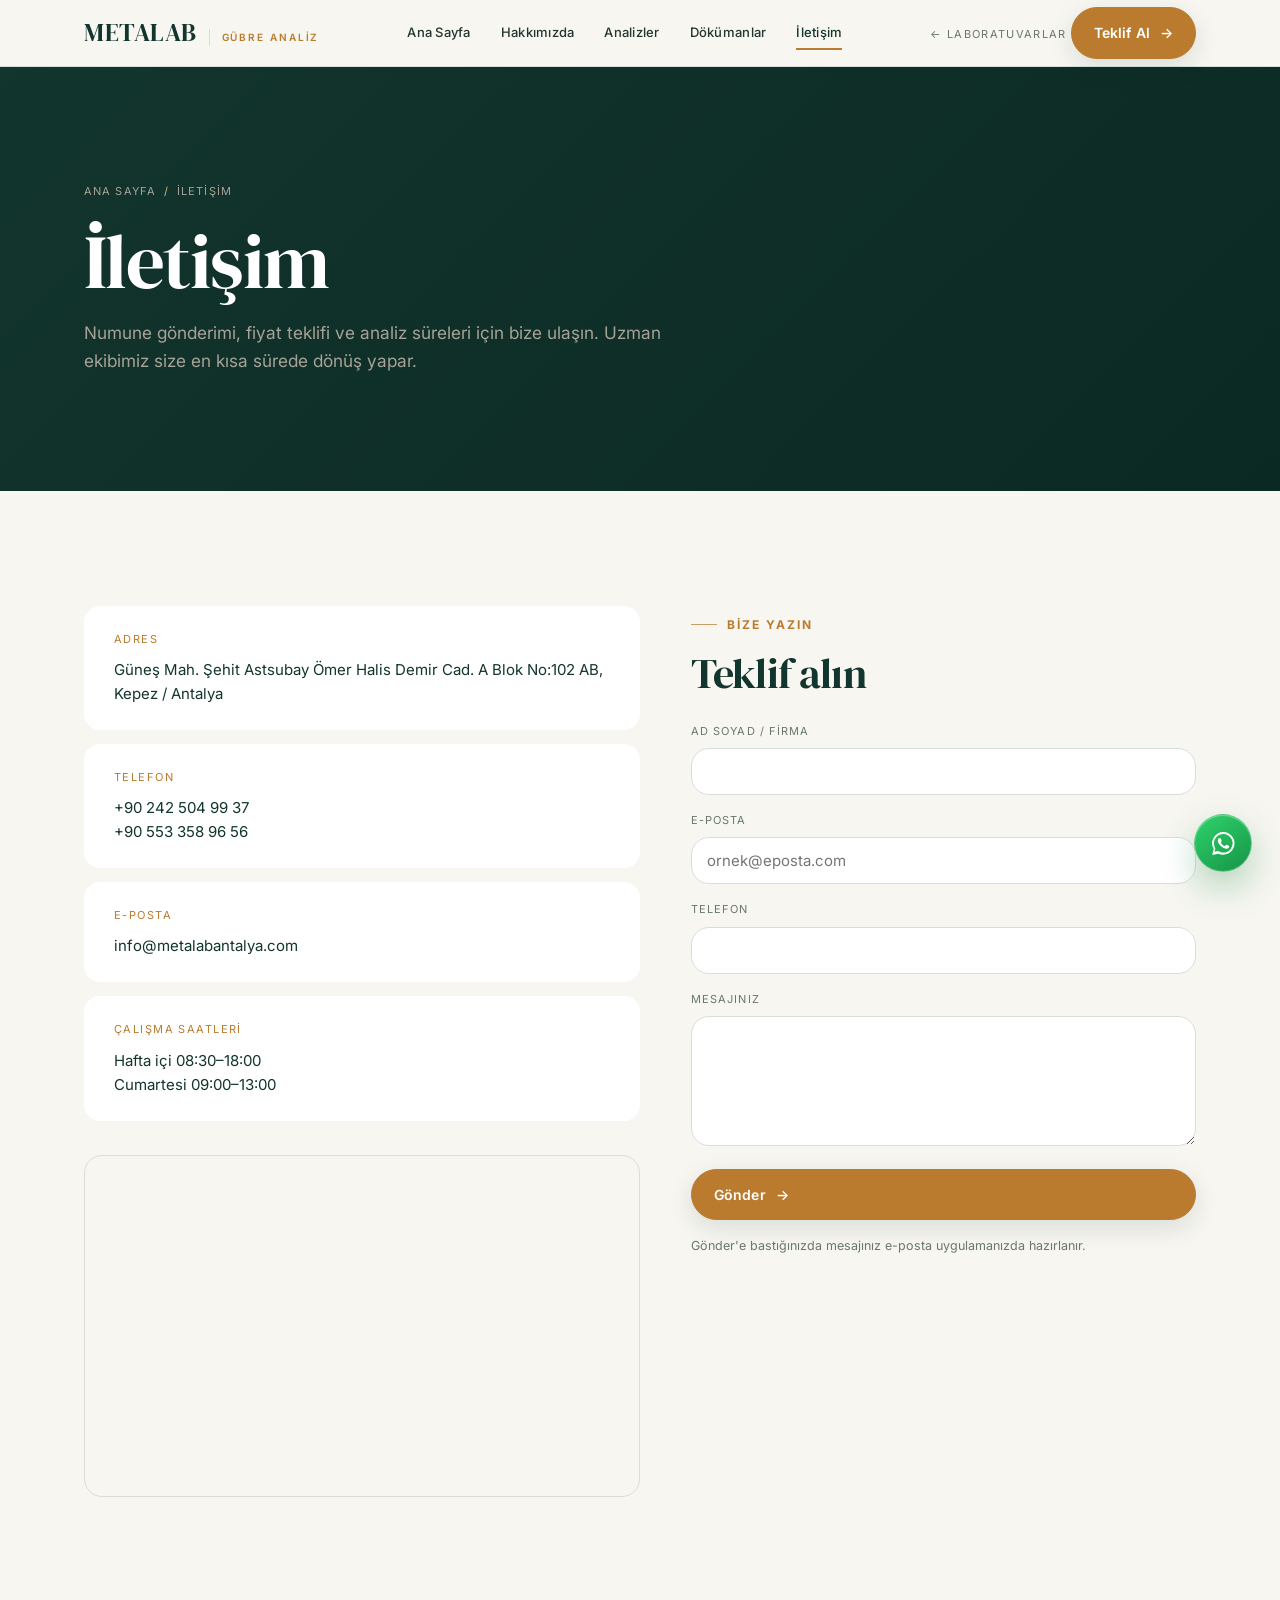
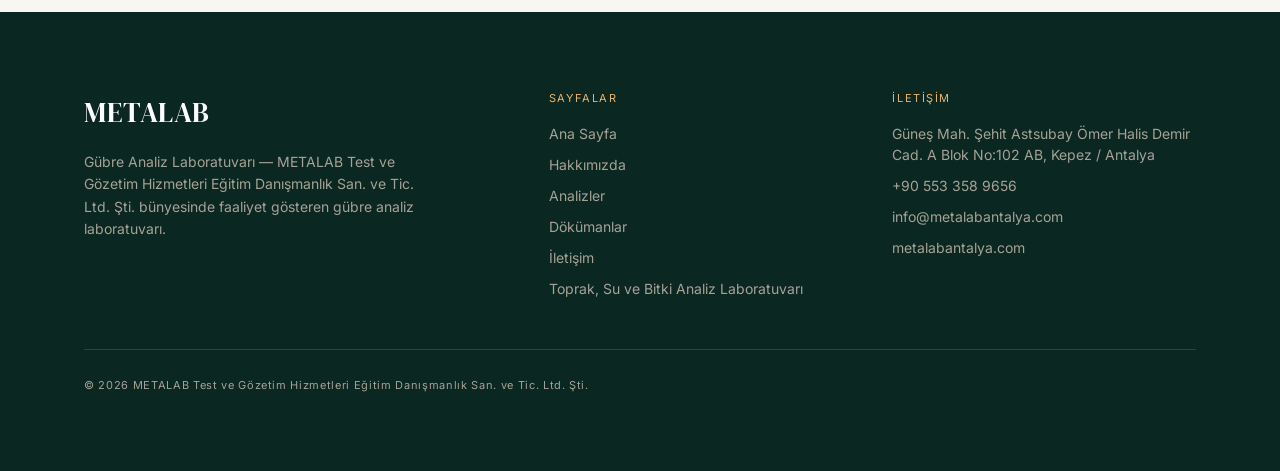
<file: gubre/iletisim.html>
<!DOCTYPE html>
<html lang="tr" data-lab="gubre">
<head>
<meta charset="UTF-8">
<meta name="viewport" content="width=device-width, initial-scale=1.0">
<title>İletişim — Gübre Analiz Laboratuvarı — METALAB Antalya</title>
<meta name="description" content="METALAB Antalya iletişim, adres ve teklif formu.">
<link rel="icon" href="../images/new.png">
<link rel="preconnect" href="https://fonts.googleapis.com"><link rel="preconnect" href="https://fonts.gstatic.com" crossorigin><link href="https://fonts.googleapis.com/css2?family=DM+Serif+Display:ital@0;1&family=Inter:wght@300;400;500;600;700&display=swap" rel="stylesheet">
<link rel="stylesheet" href="../css/main.css">

</head><body>
<header class="nav">
  <div class="wrap nav__in">
    <a class="brand" href="index.html">
      <span class="brand__mark">METALAB</span>
      <span class="brand__sub">Gübre Analiz</span>
    </a>
    <nav class="nav__links" aria-label="Ana menü">
      <a href="index.html">Ana Sayfa</a>
      <a href="hakkimizda.html">Hakkımızda</a>
      <a href="analizler.html">Analizler</a>
      <a href="dokumanlar.html">Dökümanlar</a>
      <a href="iletisim.html" class="is-active">İletişim</a>
    </nav>
    <div class="nav__cta">
      <a class="nav__back" href="../index.html">← Laboratuvarlar</a>
      <a class="btn" href="iletisim.html">Teklif Al <span class="ar">→</span></a>
    </div>
    <button class="nav__toggle" aria-label="Menü" aria-expanded="false"><span></span><span></span><span></span></button>
  </div>
<div class="nav__official-logos" aria-label="Yetki ve akreditasyon logoları">
  <img
    src="../images/bakanlik-logo.png"
    alt="T.C. Tarım ve Orman Bakanlığı"
    class="nav__official-logo nav__official-logo--bakanlik">
</div>
</header>
<section class="pagehead">
  <div class="wrap pagehead__in">
    <div class="crumb"><a href="index.html">Ana Sayfa</a><span class="sep">/</span>İletişim</div>
    <h1>İletişim</h1>
    <p>Numune gönderimi, fiyat teklifi ve analiz süreleri için bize ulaşın. Uzman ekibimiz size en kısa sürede dönüş yapar.</p>
  </div>
</section>

<section class="section">
  <div class="wrap contact-grid">
    <div class="reveal">
      <div class="info-list">
        <div class="info"><div class="info__k">Adres</div><div class="info__v">Güneş Mah. Şehit Astsubay Ömer Halis Demir Cad. A Blok No:102 AB, Kepez / Antalya</div></div>

        <div class="info">
          <div class="info__k">Telefon</div>
          <div class="info__v">
            <a href="tel:+902425049937">+90 242 504 99 37</a><br>
            <a href="tel:+905533589656">+90 553 358 96 56</a>
          </div>
        </div>

        <div class="info"><div class="info__k">E-posta</div><div class="info__v"><a href="mailto:info@metalabantalya.com">info@metalabantalya.com</a></div></div>
        <div class="info"><div class="info__k">Çalışma Saatleri</div><div class="info__v">Hafta içi 08:30–18:00<br>Cumartesi 09:00–13:00</div></div>
      </div>

      <div class="map">
        <iframe src="https://www.google.com/maps?q=Metalab+Antalya+G%C3%BCbre+Analiz+Laboratuvar%C4%B1&output=embed"
                loading="lazy"
                title="METALAB Antalya konum"
                referrerpolicy="no-referrer-when-downgrade"></iframe>
      </div>
    </div>

    <div class="reveal">
      <span class="eyebrow">Bize Yazın</span>
      <h2 class="title" style="margin:18px 0 26px;font-size:clamp(1.8rem,3.4vw,2.6rem)">Teklif alın</h2>
      <form class="form" data-mailto="sengul.uguz@metalabantalya.com" data-lab-name="Gübre Analiz Laboratuvarı">
        <div class="field"><label>Ad Soyad / Firma</label><input name="ad" type="text" required></div>
        <div class="field"><label>E-posta</label><input name="eposta" type="email" required placeholder="ornek@eposta.com"></div>
        <div class="field"><label>Telefon</label><input name="telefon" type="tel"></div>
        <div class="field"><label>Mesajınız</label><textarea name="mesaj" required></textarea></div>
        <button class="btn" type="submit">Gönder <span class="ar">→</span></button>
        <p class="form__note">Gönder'e bastığınızda mesajınız e-posta uygulamanızda hazırlanır.</p>
      </form>
    </div>
  </div>
</section>
<footer class="footer">
  <div class="wrap footer__in">
    <div class="footer__top">
      <div class="footer__brand">
        <span class="brand__mark">METALAB</span>
        <p>Gübre Analiz Laboratuvarı — METALAB Test ve Gözetim Hizmetleri Eğitim Danışmanlık San. ve Tic. Ltd. Şti. bünyesinde faaliyet gösteren gübre analiz laboratuvarı.</p>
      </div>
      <div class="footer__col">
        <h4>Sayfalar</h4>
        <a href="index.html">Ana Sayfa</a>
        <a href="hakkimizda.html">Hakkımızda</a>
        <a href="analizler.html">Analizler</a>
        <a href="dokumanlar.html">Dökümanlar</a>
        <a href="iletisim.html">İletişim</a>
        <a href="../tarim/index.html">Toprak, Su ve Bitki Analiz Laboratuvarı</a>
      </div>
      <div class="footer__col">
        <h4>İletişim</h4>
        <p>Güneş Mah. Şehit Astsubay Ömer Halis Demir Cad. A Blok No:102 AB, Kepez / Antalya</p>
        <a href="tel:+905533589656">+90 553 358 9656</a>
        <a href="mailto:info@metalabantalya.com">info@metalabantalya.com</a>
        <a href="../index.html">metalabantalya.com</a>
      </div>
    </div>
    <div class="footer__bottom">
      <span>© <span data-year>2026</span> METALAB Test ve Gözetim Hizmetleri Eğitim Danışmanlık San. ve Tic. Ltd. Şti.</span>
      
    </div>
  </div>
</footer>

<div class="wa-greeting" role="status" aria-live="polite">
  Merhaba 👋 Gübre analiz hizmetlerimiz hakkında yardımcı olabilir miyiz?
</div>
<a class="wa-float"
   href="https://wa.me/902425049937?text=Merhaba%2C%20METALAB%20G%C3%BCbre%20Analiz%20Laboratuvar%C4%B1%20hizmetleri%20hakk%C4%B1nda%20bilgi%20almak%20istiyorum."
   target="_blank"
   rel="noopener noreferrer"
   aria-label="METALAB Gübre Analiz Laboratuvarına WhatsApp üzerinden yazın">
  <span class="wa-float__label">Bize Yazın</span>
  <span class="wa-float__button" aria-hidden="true">
    <svg class="wa-float__icon" viewBox="0 0 32 32" aria-hidden="true">
      <path d="M16.03 3.2A12.56 12.56 0 0 0 5.2 22.13L3.53 28.8l6.82-1.6A12.57 12.57 0 1 0 16.03 3.2Zm0 22.86c-1.97 0-3.9-.53-5.58-1.54l-.4-.24-4.05.95 1.08-3.95-.26-.41a10.28 10.28 0 1 1 9.2 5.19Zm5.64-7.7c-.31-.16-1.83-.9-2.11-1.01-.28-.1-.49-.16-.69.16-.2.31-.8 1.01-.98 1.22-.18.21-.36.23-.67.08-.31-.16-1.3-.48-2.48-1.53-.92-.82-1.54-1.83-1.72-2.14-.18-.31-.02-.48.14-.63.14-.14.31-.36.46-.54.16-.18.21-.31.31-.52.1-.21.05-.39-.03-.54-.08-.16-.69-1.67-.95-2.29-.25-.6-.5-.52-.69-.53h-.59c-.21 0-.54.08-.82.39-.28.31-1.08 1.06-1.08 2.58 0 1.52 1.11 2.99 1.26 3.2.16.21 2.18 3.33 5.28 4.67.74.32 1.31.51 1.76.65.74.24 1.41.2 1.94.12.59-.09 1.83-.75 2.09-1.47.26-.72.26-1.34.18-1.47-.08-.13-.28-.21-.59-.36Z"/>
    </svg>
  </span>
</a>

<script src="../js/main.js"></script>
</body>
</html>
</file>
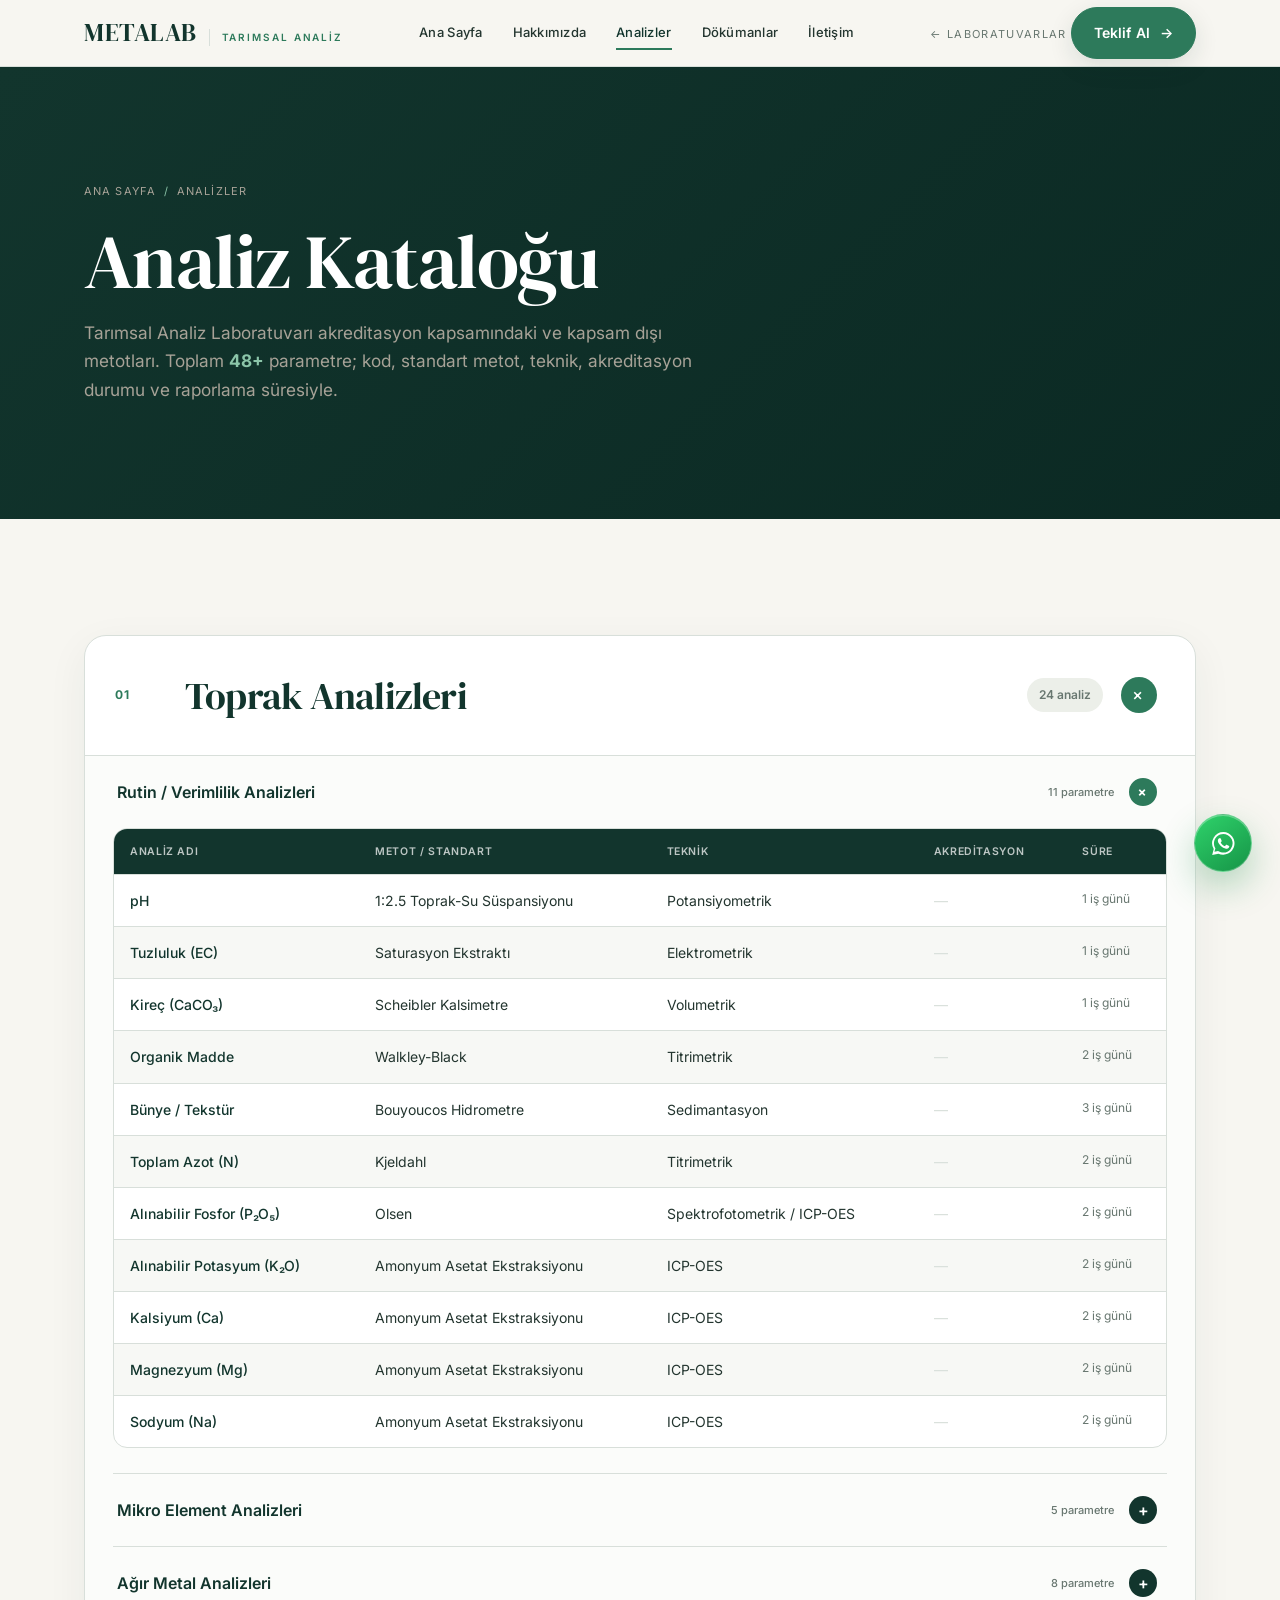
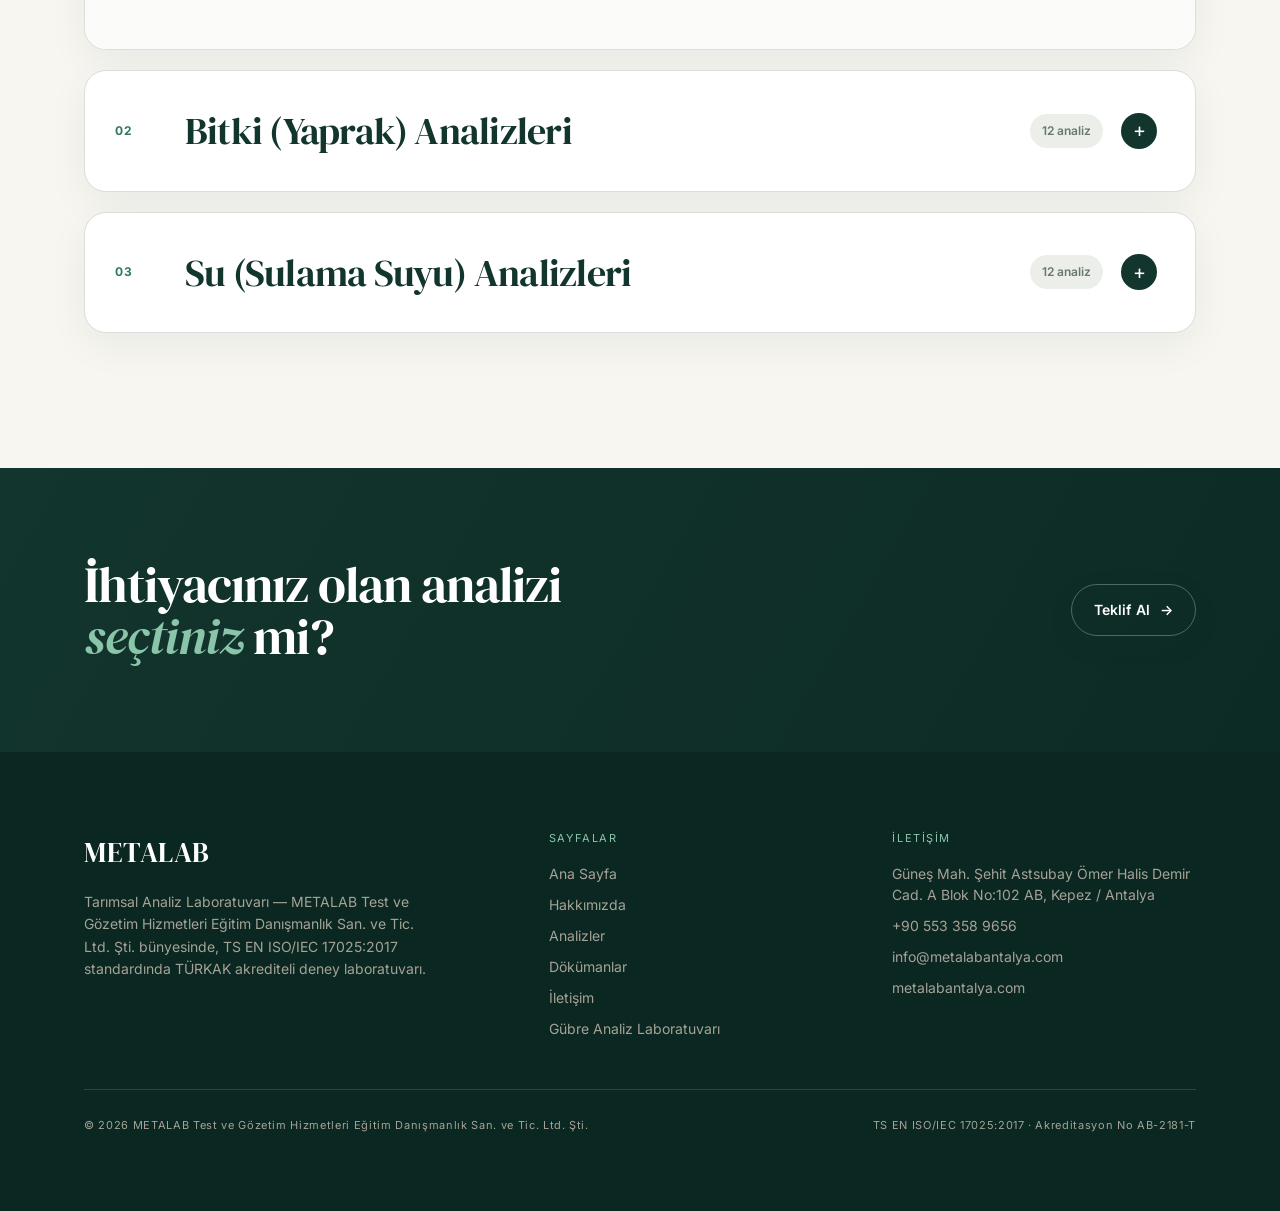
<file: tarim/analizler.html>
<!DOCTYPE html>

<html data-lab="tarim" lang="tr">
<head>
<meta charset="utf-8"/>
<meta content="width=device-width, initial-scale=1.0" name="viewport"/>
<title>Analizler — Tarımsal Analiz Laboratuvarı — METALAB Antalya</title>
<meta content="Tarımsal Analiz laboratuvarı akredite analiz parametreleri, metotlar ve süreler." name="description"/>
<link href="../images/new.png" rel="icon"/>
<link href="https://fonts.googleapis.com" rel="preconnect"/><link crossorigin="" href="https://fonts.gstatic.com" rel="preconnect"/><link href="https://fonts.googleapis.com/css2?family=DM+Serif+Display:ital@0;1&amp;family=Inter:wght@300;400;500;600;700&amp;display=swap" rel="stylesheet"/>
<link href="../css/main.css" rel="stylesheet"/>
</head><body>
<header class="nav">
<div class="wrap nav__in">
<a class="brand" href="index.html">
<span class="brand__mark">METALAB</span>
<span class="brand__sub">Tarımsal Analiz</span>
</a>
<nav aria-label="Ana menü" class="nav__links">
<a href="index.html">Ana Sayfa</a>
<a href="hakkimizda.html">Hakkımızda</a>
<a class="is-active" href="analizler.html">Analizler</a>
<a href="dokumanlar.html">Dökümanlar</a>
<a href="iletisim.html">İletişim</a>
</nav>
<div class="nav__cta">
<a class="nav__back" href="../index.html">← Laboratuvarlar</a>
<a class="btn" href="iletisim.html">Teklif Al <span class="ar">→</span></a>
</div>
<button aria-expanded="false" aria-label="Menü" class="nav__toggle"><span></span><span></span><span></span></button>
</div>
<div class="nav__official-logos" aria-label="Yetki ve akreditasyon logoları">
  <img
    src="../images/bakanlik-logo.png"
    alt="T.C. Tarım ve Orman Bakanlığı"
    class="nav__official-logo nav__official-logo--bakanlik">

  <img
    src="../images/turkak-logo.png"
    alt="TÜRKAK Akreditasyonu"
    class="nav__official-logo nav__official-logo--turkak">
</div>
</header>
<section class="pagehead">
<div class="wrap pagehead__in">
<div class="crumb"><a href="index.html">Ana Sayfa</a><span class="sep">/</span>Analizler</div>
<h1>Analiz Kataloğu</h1>
<p>Tarımsal Analiz Laboratuvarı akreditasyon kapsamındaki ve kapsam dışı metotları. Toplam <b style="color:var(--accent-lite)">48+</b> parametre; kod, standart metot, teknik, akreditasyon durumu ve raporlama süresiyle.</p>
</div>
</section>
<section class="section">
<div class="wrap">
<details class="analysis-accordion reveal" id="grup-1" open=""><summary><span class="analysis-accordion__num">01</span><span class="analysis-accordion__title">Toprak Analizleri</span><span class="analysis-accordion__count">24 analiz</span><span class="analysis-accordion__icon">+</span></summary><div class="analysis-accordion__body"><details class="analysis-subaccordion" open=""><summary><span>Rutin / Verimlilik Analizleri</span><span class="analysis-subaccordion__count">11 parametre</span><span class="analysis-subaccordion__icon">+</span></summary><div class="tbl-wrap"><table class="analiz"><thead><tr><th>Analiz Adı</th><th>Metot / Standart</th><th>Teknik</th><th>Akreditasyon</th><th>Süre</th></tr></thead><tbody><tr><td class="name">pH</td><td>1:2.5 Toprak-Su Süspansiyonu</td><td>Potansiyometrik</td><td><span class="dash">—</span></td><td class="dur">1 iş günü</td></tr><tr><td class="name">Tuzluluk (EC)</td><td>Saturasyon Ekstraktı</td><td>Elektrometrik</td><td><span class="dash">—</span></td><td class="dur">1 iş günü</td></tr><tr><td class="name">Kireç (CaCO₃)</td><td>Scheibler Kalsimetre</td><td>Volumetrik</td><td><span class="dash">—</span></td><td class="dur">1 iş günü</td></tr><tr><td class="name">Organik Madde</td><td>Walkley-Black</td><td>Titrimetrik</td><td><span class="dash">—</span></td><td class="dur">2 iş günü</td></tr><tr><td class="name">Bünye / Tekstür</td><td>Bouyoucos Hidrometre</td><td>Sedimantasyon</td><td><span class="dash">—</span></td><td class="dur">3 iş günü</td></tr><tr><td class="name">Toplam Azot (N)</td><td>Kjeldahl</td><td>Titrimetrik</td><td><span class="dash">—</span></td><td class="dur">2 iş günü</td></tr><tr><td class="name">Alınabilir Fosfor (P₂O₅)</td><td>Olsen</td><td>Spektrofotometrik / ICP-OES</td><td><span class="dash">—</span></td><td class="dur">2 iş günü</td></tr><tr><td class="name">Alınabilir Potasyum (K₂O)</td><td>Amonyum Asetat Ekstraksiyonu</td><td>ICP-OES</td><td><span class="dash">—</span></td><td class="dur">2 iş günü</td></tr><tr><td class="name">Kalsiyum (Ca)</td><td>Amonyum Asetat Ekstraksiyonu</td><td>ICP-OES</td><td><span class="dash">—</span></td><td class="dur">2 iş günü</td></tr><tr><td class="name">Magnezyum (Mg)</td><td>Amonyum Asetat Ekstraksiyonu</td><td>ICP-OES</td><td><span class="dash">—</span></td><td class="dur">2 iş günü</td></tr><tr><td class="name">Sodyum (Na)</td><td>Amonyum Asetat Ekstraksiyonu</td><td>ICP-OES</td><td><span class="dash">—</span></td><td class="dur">2 iş günü</td></tr></tbody></table></div></details><details class="analysis-subaccordion"><summary><span>Mikro Element Analizleri</span><span class="analysis-subaccordion__count">5 parametre</span><span class="analysis-subaccordion__icon">+</span></summary><div class="tbl-wrap"><table class="analiz"><thead><tr><th>Analiz Adı</th><th>Metot / Standart</th><th>Teknik</th><th>Akreditasyon</th><th>Süre</th></tr></thead><tbody><tr><td class="name">Demir (Fe)</td><td>DTPA Ekstraksiyonu</td><td>ICP-OES / AAS</td><td><span class="dash">—</span></td><td class="dur">2-3 iş günü</td></tr><tr><td class="name">Çinko (Zn)</td><td>DTPA Ekstraksiyonu</td><td>ICP-OES / AAS</td><td><span class="dash">—</span></td><td class="dur">2-3 iş günü</td></tr><tr><td class="name">Mangan (Mn)</td><td>DTPA Ekstraksiyonu</td><td>ICP-OES / AAS</td><td><span class="dash">—</span></td><td class="dur">2-3 iş günü</td></tr><tr><td class="name">Bakır (Cu)</td><td>DTPA Ekstraksiyonu</td><td>ICP-OES / AAS</td><td><span class="dash">—</span></td><td class="dur">2-3 iş günü</td></tr><tr><td class="name">Bor (B)</td><td>Azometin-H</td><td>Spektrofotometrik</td><td><span class="dash">—</span></td><td class="dur">2-3 iş günü</td></tr></tbody></table></div></details><details class="analysis-subaccordion"><summary><span>Ağır Metal Analizleri</span><span class="analysis-subaccordion__count">8 parametre</span><span class="analysis-subaccordion__icon">+</span></summary><div class="tbl-wrap"><table class="analiz"><thead><tr><th>Analiz Adı</th><th>Metot / Standart</th><th>Teknik</th><th>Akreditasyon</th><th>Süre</th></tr></thead><tbody><tr><td class="name">Kadmiyum (Cd)</td><td>EPA 3051A / EPA 6010C</td><td>Mikrodalga Yakma Sonrası ICP-OES</td><td><span class="dash">—</span></td><td class="dur">3-5 iş günü</td></tr><tr><td class="name">Kurşun (Pb)</td><td>EPA 3051A / EPA 6010C</td><td>Mikrodalga Yakma Sonrası ICP-OES</td><td><span class="dash">—</span></td><td class="dur">3-5 iş günü</td></tr><tr><td class="name">Nikel (Ni)</td><td>EPA 3051A / EPA 6010C</td><td>Mikrodalga Yakma Sonrası ICP-OES</td><td><span class="dash">—</span></td><td class="dur">3-5 iş günü</td></tr><tr><td class="name">Krom (Cr)</td><td>EPA 3051A / EPA 6010C</td><td>Mikrodalga Yakma Sonrası ICP-OES</td><td><span class="dash">—</span></td><td class="dur">3-5 iş günü</td></tr><tr><td class="name">Arsenik (As)</td><td>EPA 3051A / EPA 6010C</td><td>Mikrodalga Yakma Sonrası ICP-OES</td><td><span class="dash">—</span></td><td class="dur">3-5 iş günü</td></tr><tr><td class="name">Cıva (Hg)</td><td>EPA 3051A / EPA 6010C</td><td>Mikrodalga Yakma Sonrası ICP-OES</td><td><span class="dash">—</span></td><td class="dur">3-5 iş günü</td></tr><tr><td class="name">Bakır (Cu)</td><td>EPA 3051A / EPA 6010C</td><td>Mikrodalga Yakma Sonrası ICP-OES</td><td><span class="dash">—</span></td><td class="dur">3-5 iş günü</td></tr><tr><td class="name">Çinko (Zn)</td><td>EPA 3051A / EPA 6010C</td><td>Mikrodalga Yakma Sonrası ICP-OES</td><td><span class="dash">—</span></td><td class="dur">3-5 iş günü</td></tr></tbody></table></div></details></div></details>
<details class="analysis-accordion reveal" id="grup-2"><summary><span class="analysis-accordion__num">02</span><span class="analysis-accordion__title">Bitki (Yaprak) Analizleri</span><span class="analysis-accordion__count">12 analiz</span><span class="analysis-accordion__icon">+</span></summary><div class="analysis-accordion__body"><details class="analysis-subaccordion"><summary><span>Makro Element Analizleri</span><span class="analysis-subaccordion__count">6 parametre</span><span class="analysis-subaccordion__icon">+</span></summary><div class="tbl-wrap"><table class="analiz"><thead><tr><th>Analiz Adı</th><th>Metot / Standart</th><th>Teknik</th><th>Akreditasyon</th><th>Süre</th></tr></thead><tbody><tr><td class="name">Toplam Azot (N)</td><td>Kjeldahl</td><td>Titrimetrik</td><td><span class="dash">—</span></td><td class="dur">2-3 iş günü</td></tr><tr><td class="name">Fosfor (P)</td><td>Yaş Yakma</td><td>ICP-OES</td><td><span class="dash">—</span></td><td class="dur">3-5 iş günü</td></tr><tr><td class="name">Potasyum (K)</td><td>Yaş Yakma</td><td>ICP-OES</td><td><span class="dash">—</span></td><td class="dur">3-5 iş günü</td></tr><tr><td class="name">Kalsiyum (Ca)</td><td>Yaş Yakma</td><td>ICP-OES</td><td><span class="dash">—</span></td><td class="dur">3-5 iş günü</td></tr><tr><td class="name">Magnezyum (Mg)</td><td>Yaş Yakma</td><td>ICP-OES</td><td><span class="dash">—</span></td><td class="dur">3-5 iş günü</td></tr><tr><td class="name">Kükürt (S)</td><td>Yaş Yakma</td><td>ICP-OES</td><td><span class="dash">—</span></td><td class="dur">3-5 iş günü</td></tr></tbody></table></div></details><details class="analysis-subaccordion"><summary><span>Mikro Element Analizleri</span><span class="analysis-subaccordion__count">6 parametre</span><span class="analysis-subaccordion__icon">+</span></summary><div class="tbl-wrap"><table class="analiz"><thead><tr><th>Analiz Adı</th><th>Metot / Standart</th><th>Teknik</th><th>Akreditasyon</th><th>Süre</th></tr></thead><tbody><tr><td class="name">Demir (Fe)</td><td>Yaş Yakma</td><td>ICP-OES</td><td><span class="dash">—</span></td><td class="dur">3-5 iş günü</td></tr><tr><td class="name">Çinko (Zn)</td><td>Yaş Yakma</td><td>ICP-OES</td><td><span class="dash">—</span></td><td class="dur">3-5 iş günü</td></tr><tr><td class="name">Mangan (Mn)</td><td>Yaş Yakma</td><td>ICP-OES</td><td><span class="dash">—</span></td><td class="dur">3-5 iş günü</td></tr><tr><td class="name">Bakır (Cu)</td><td>Yaş Yakma</td><td>ICP-OES</td><td><span class="dash">—</span></td><td class="dur">3-5 iş günü</td></tr><tr><td class="name">Bor (B)</td><td>Yaş Yakma</td><td>ICP-OES</td><td><span class="dash">—</span></td><td class="dur">3-5 iş günü</td></tr><tr><td class="name">Molibden (Mo)</td><td>Yaş Yakma</td><td>ICP-OES</td><td><span class="dash">—</span></td><td class="dur">3-5 iş günü</td></tr></tbody></table></div></details></div></details>
<details class="analysis-accordion reveal" id="grup-3"><summary><span class="analysis-accordion__num">03</span><span class="analysis-accordion__title">Su (Sulama Suyu) Analizleri</span><span class="analysis-accordion__count">12 analiz</span><span class="analysis-accordion__icon">+</span></summary><div class="analysis-accordion__body"><details class="analysis-subaccordion"><summary><span>Sulama Suyu Kalite Analizleri</span><span class="analysis-subaccordion__count">12 parametre</span><span class="analysis-subaccordion__icon">+</span></summary><div class="tbl-wrap"><table class="analiz"><thead><tr><th>Analiz Adı</th><th>Metot / Standart</th><th>Teknik</th><th>Akreditasyon</th><th>Süre</th></tr></thead><tbody><tr><td class="name">pH</td><td>Elektrometrik</td><td>Potansiyometrik</td><td><span class="dash">—</span></td><td class="dur">1 iş günü</td></tr><tr><td class="name">Elektriksel İletkenlik (EC)</td><td>Elektrometrik</td><td>Kondüktometrik</td><td><span class="dash">—</span></td><td class="dur">1 iş günü</td></tr><tr><td class="name">Sodyum Adsorpsiyon Oranı (SAR)</td><td>Hesaplama</td><td>—</td><td><span class="dash">—</span></td><td class="dur">2 iş günü</td></tr><tr><td class="name">Sodyum (Na)</td><td>ICP-OES</td><td>Enstrümental</td><td><span class="dash">—</span></td><td class="dur">2-3 iş günü</td></tr><tr><td class="name">Kalsiyum (Ca)</td><td>ICP-OES</td><td>Enstrümental</td><td><span class="dash">—</span></td><td class="dur">2-3 iş günü</td></tr><tr><td class="name">Magnezyum (Mg)</td><td>ICP-OES</td><td>Enstrümental</td><td><span class="dash">—</span></td><td class="dur">2-3 iş günü</td></tr><tr><td class="name">Bikarbonat (HCO₃⁻)</td><td>Titrimetrik</td><td>Titrimetrik</td><td><span class="dash">—</span></td><td class="dur">1-2 iş günü</td></tr><tr><td class="name">Karbonat (CO₃²⁻)</td><td>Titrimetrik</td><td>Titrimetrik</td><td><span class="dash">—</span></td><td class="dur">1-2 iş günü</td></tr><tr><td class="name">Klorür (Cl⁻)</td><td>Mohr / Titrimetrik</td><td>Titrimetrik</td><td><span class="dash">—</span></td><td class="dur">1-2 iş günü</td></tr><tr><td class="name">Sülfat (SO₄²⁻)</td><td>Türbidimetrik / ICP-OES</td><td>Enstrümental</td><td><span class="dash">—</span></td><td class="dur">2-3 iş günü</td></tr><tr><td class="name">Bor (B)</td><td>Azometin-H</td><td>Spektrofotometrik</td><td><span class="dash">—</span></td><td class="dur">2-3 iş günü</td></tr><tr><td class="name">Toplam Sertlik</td><td>Titrimetrik (EDTA)</td><td>Titrimetrik</td><td><span class="dash">—</span></td><td class="dur">1-2 iş günü</td></tr></tbody></table></div></details></div></details>
</div>
</section>
<section class="cta">
<div class="wrap cta__in">
<h2>İhtiyacınız olan analizi<br/><em>seçtiniz</em> mi?</h2>
<a class="btn btn--on-dark" href="iletisim.html">Teklif Al <span class="ar">→</span></a>
</div>
</section>
<footer class="footer">
<div class="wrap footer__in">
<div class="footer__top">
<div class="footer__brand">
<span class="brand__mark">METALAB</span>
<p>Tarımsal Analiz Laboratuvarı — METALAB Test ve Gözetim Hizmetleri Eğitim Danışmanlık San. ve Tic. Ltd. Şti. bünyesinde, TS EN ISO/IEC 17025:2017 standardında TÜRKAK akrediteli deney laboratuvarı.</p>
</div>
<div class="footer__col">
<h4>Sayfalar</h4>
<a href="index.html">Ana Sayfa</a>
<a href="hakkimizda.html">Hakkımızda</a>
<a href="analizler.html">Analizler</a>
<a href="dokumanlar.html">Dökümanlar</a>
<a href="iletisim.html">İletişim</a>
<a href="../gubre/index.html">Gübre Analiz Laboratuvarı</a>
</div>
<div class="footer__col">
<h4>İletişim</h4>
<p>Güneş Mah. Şehit Astsubay Ömer Halis Demir Cad. A Blok No:102 AB, Kepez / Antalya</p>
<a href="tel:+905533589656">+90 553 358 9656</a>
<a href="mailto:info@metalabantalya.com">info@metalabantalya.com</a>
<a href="../index.html">metalabantalya.com</a>
</div>
</div>
<div class="footer__bottom">
<span>© <span data-year="">2026</span> METALAB Test ve Gözetim Hizmetleri Eğitim Danışmanlık San. ve Tic. Ltd. Şti.</span>
<span>TS EN ISO/IEC 17025:2017 · Akreditasyon No AB-2181-T</span>
</div>
</div>
</footer>

<div class="wa-greeting" role="status" aria-live="polite">
  Merhaba 👋 Toprak, su ve bitki analizleri hakkında yardımcı olabilir miyiz?
</div>
<a class="wa-float"
   href="https://wa.me/902425049937?text=Merhaba%2C%20METALAB%20Toprak%2C%20Su%20ve%20Bitki%20Analiz%20Laboratuvar%C4%B1%20hizmetleri%20hakk%C4%B1nda%20bilgi%20almak%20istiyorum."
   target="_blank"
   rel="noopener noreferrer"
   aria-label="METALAB Toprak, Su ve Bitki Analiz Laboratuvarına WhatsApp üzerinden yazın">
  <span class="wa-float__label">Bize Yazın</span>
  <span class="wa-float__button" aria-hidden="true">
    <svg class="wa-float__icon" viewBox="0 0 32 32" aria-hidden="true">
      <path d="M16.03 3.2A12.56 12.56 0 0 0 5.2 22.13L3.53 28.8l6.82-1.6A12.57 12.57 0 1 0 16.03 3.2Zm0 22.86c-1.97 0-3.9-.53-5.58-1.54l-.4-.24-4.05.95 1.08-3.95-.26-.41a10.28 10.28 0 1 1 9.2 5.19Zm5.64-7.7c-.31-.16-1.83-.9-2.11-1.01-.28-.1-.49-.16-.69.16-.2.31-.8 1.01-.98 1.22-.18.21-.36.23-.67.08-.31-.16-1.3-.48-2.48-1.53-.92-.82-1.54-1.83-1.72-2.14-.18-.31-.02-.48.14-.63.14-.14.31-.36.46-.54.16-.18.21-.31.31-.52.1-.21.05-.39-.03-.54-.08-.16-.69-1.67-.95-2.29-.25-.6-.5-.52-.69-.53h-.59c-.21 0-.54.08-.82.39-.28.31-1.08 1.06-1.08 2.58 0 1.52 1.11 2.99 1.26 3.2.16.21 2.18 3.33 5.28 4.67.74.32 1.31.51 1.76.65.74.24 1.41.2 1.94.12.59-.09 1.83-.75 2.09-1.47.26-.72.26-1.34.18-1.47-.08-.13-.28-.21-.59-.36Z"/>
    </svg>
  </span>
</a>

<script src="../js/main.js"></script>
</body>
</html>
</file>
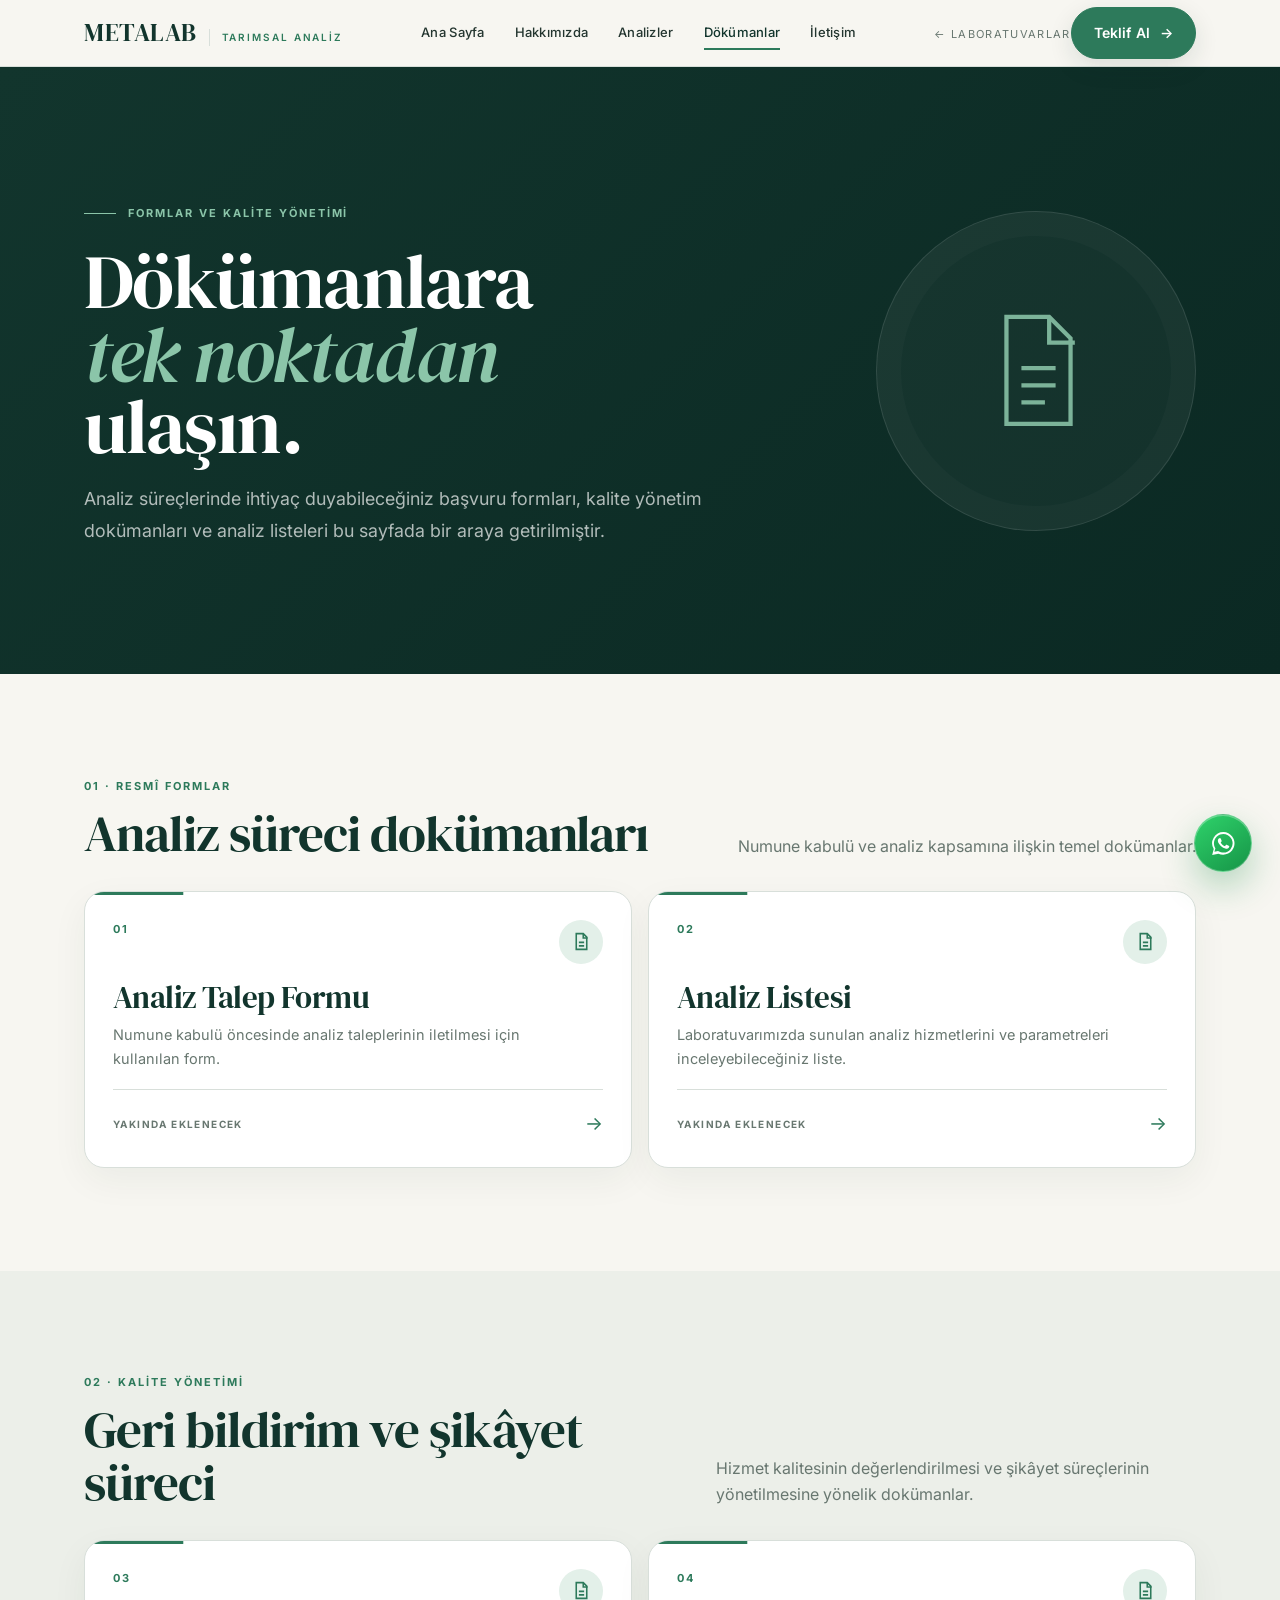
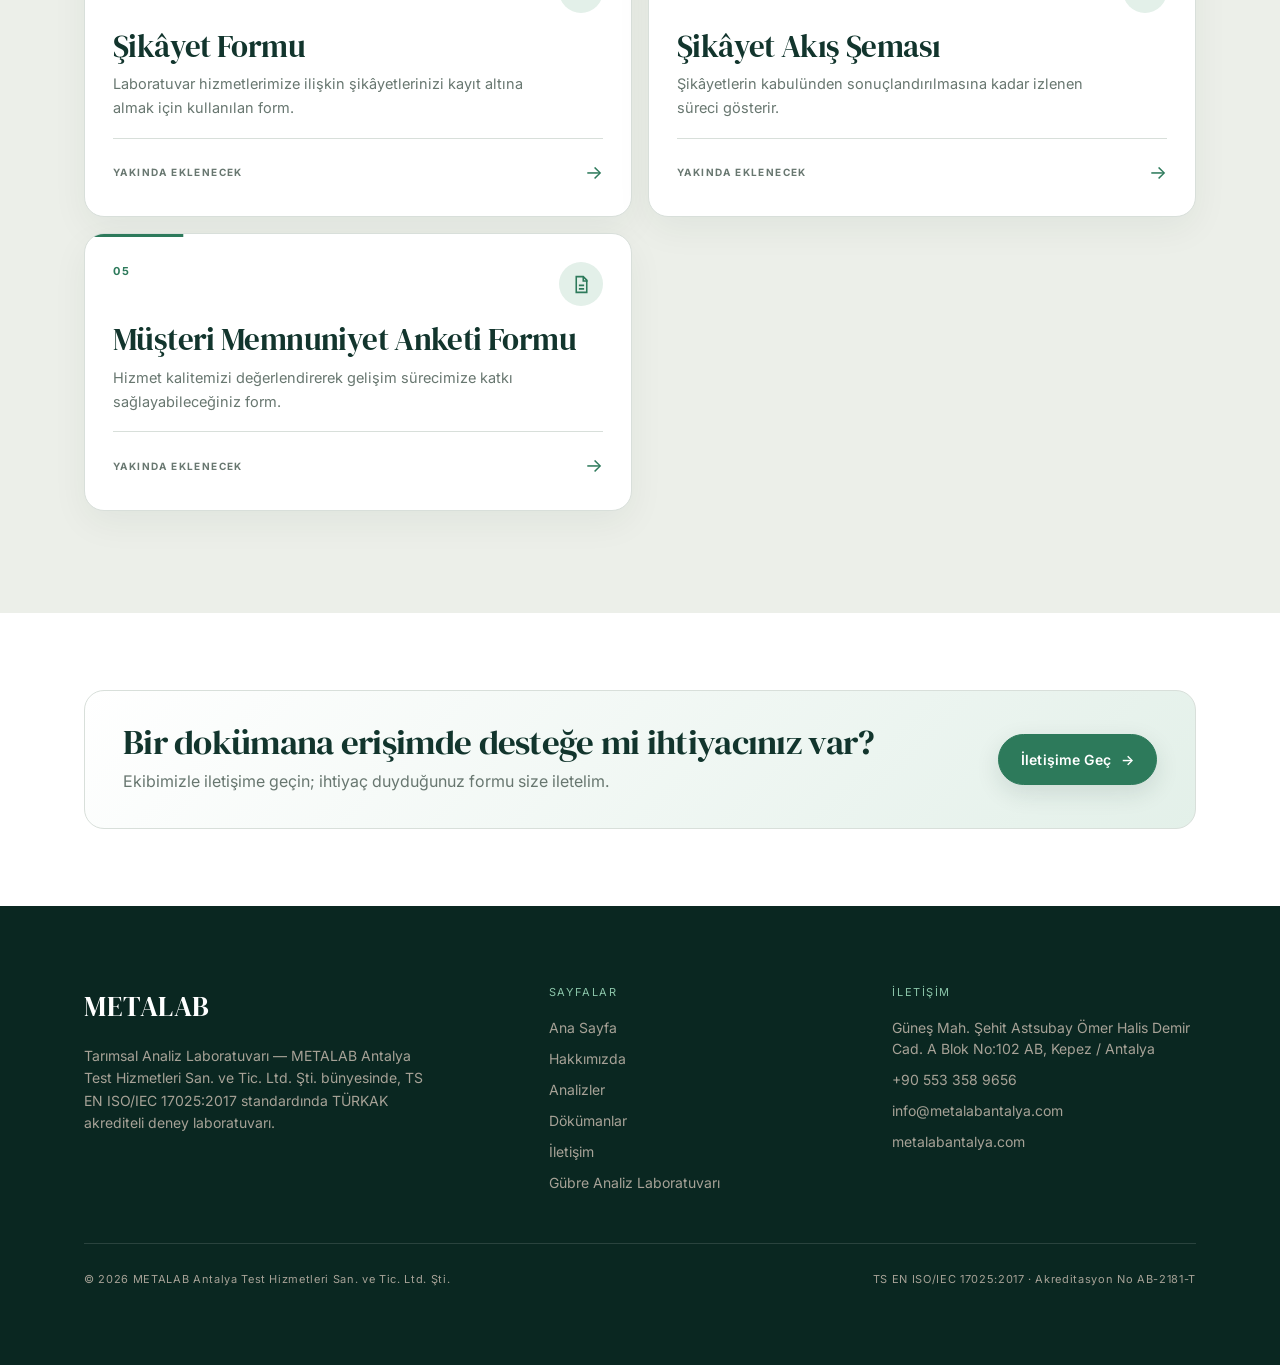
<file: tarim/dokumanlar.html>
<!DOCTYPE html>
<html data-lab="tarim" lang="tr">
<head>
<meta charset="utf-8"/>
<meta content="width=device-width, initial-scale=1.0" name="viewport"/>
<title>Dökümanlar — Tarımsal Analiz Laboratuvarı | METALAB Antalya</title>
<meta content="Analiz talep formları, analiz listeleri, şikâyet dokümanları ve müşteri memnuniyet anketleri." name="description"/>
<link href="../images/new.png" rel="icon"/>
<link href="https://fonts.googleapis.com" rel="preconnect"/>
<link crossorigin href="https://fonts.gstatic.com" rel="preconnect"/>
<link href="https://fonts.googleapis.com/css2?family=DM+Serif+Display:ital@0;1&family=Inter:wght@300;400;500;600;700&display=swap" rel="stylesheet"/>
<link href="../css/main.css" rel="stylesheet"/>

<style>
  .docs-page{background:var(--paper);}
  .docs-hero{position:relative;overflow:hidden;background:linear-gradient(135deg,var(--ink),#0b2923);color:#fff;}
  .docs-hero__in{position:relative;z-index:2;padding-block:clamp(76px,10vw,132px);display:grid;grid-template-columns:1.2fr .8fr;gap:50px;align-items:center;}
  .docs-hero__kicker{display:inline-flex;align-items:center;gap:12px;font-size:11px;font-weight:700;letter-spacing:.18em;text-transform:uppercase;color:var(--accent-lite,var(--accent));}
  .docs-hero__kicker:before{content:"";width:32px;height:1px;background:currentColor;}
  .docs-hero h1{margin:22px 0 20px;font-size:clamp(3.1rem,6vw,5.7rem);line-height:.95;color:#fff;}
  .docs-hero h1 em{font-style:italic;color:var(--accent-lite,var(--accent));}
  .docs-hero p{max-width:58ch;color:rgba(255,255,255,.68);font-size:clamp(1rem,1.4vw,1.12rem);line-height:1.75;}
  .docs-hero__symbol{justify-self:end;width:min(320px,32vw);aspect-ratio:1;display:grid;place-items:center;border:1px solid rgba(255,255,255,.12);border-radius:50%;background:rgba(255,255,255,.035);box-shadow:inset 0 0 0 24px rgba(255,255,255,.02);}
  .docs-hero__symbol svg{width:43%;height:auto;stroke:var(--accent-lite,var(--accent));opacity:.88;}
  .docs-section{padding-block:clamp(68px,8vw,116px);}
  .docs-section--soft{background:var(--paper-2);}
  .docs-head{display:flex;align-items:end;justify-content:space-between;gap:30px;margin-bottom:32px;}
  .docs-head__label{font-size:11px;font-weight:700;letter-spacing:.18em;text-transform:uppercase;color:var(--accent);margin-bottom:12px;}
  .docs-head h2{font-size:clamp(2.25rem,4vw,3.8rem);color:var(--ink);}
  .docs-head p{max-width:48ch;color:var(--muted);}
  .docs-grid{display:grid;grid-template-columns:repeat(2,minmax(0,1fr));gap:16px;}
  .doc-card{position:relative;overflow:hidden;min-height:220px;padding:28px;background:#fff;border:1px solid var(--line);border-radius:20px;box-shadow:0 12px 36px rgba(18,53,45,.055);display:grid;grid-template-columns:1fr auto;grid-template-rows:auto 1fr auto;gap:18px;transition:transform .35s var(--ease),box-shadow .35s,border-color .35s;cursor:default;}
  .doc-card:before{content:"";position:absolute;left:0;top:0;width:100%;height:3px;background:var(--accent);transform:scaleX(.18);transform-origin:left;transition:transform .35s var(--ease);}
  .doc-card:hover{transform:translateY(-5px);box-shadow:0 24px 58px rgba(18,53,45,.11);border-color:color-mix(in srgb,var(--accent) 28%,var(--line));}
  .doc-card:hover:before{transform:scaleX(1);}
  .doc-card__no{font-size:11px;font-weight:700;letter-spacing:.16em;color:var(--accent);}
  .doc-card__icon{width:44px;height:44px;border-radius:50%;display:grid;place-items:center;background:var(--accent-soft);color:var(--accent);}
  .doc-card__icon svg{width:21px;height:21px;stroke:currentColor;}
  .doc-card__body{grid-column:1 / 3;align-self:end;}
  .doc-card h3{font-size:clamp(1.45rem,2.4vw,2rem);color:var(--ink);margin-bottom:10px;}
  .doc-card p{color:var(--muted);font-size:14.5px;line-height:1.65;max-width:48ch;}
  .doc-card__foot{grid-column:1 / 3;display:flex;align-items:center;justify-content:space-between;padding-top:18px;border-top:1px solid var(--line);}
  .doc-card__status{font-size:10px;font-weight:700;letter-spacing:.14em;text-transform:uppercase;color:var(--muted);}
  .doc-card__arrow{font-size:19px;color:var(--accent);transition:transform .35s var(--ease);}
  .doc-card:hover .doc-card__arrow{transform:translateX(5px);}
  .docs-contact{padding-block:clamp(50px,6vw,82px);background:#fff;}
  .docs-contact__box{display:flex;align-items:center;justify-content:space-between;gap:30px;padding:34px 38px;border:1px solid var(--line);border-radius:20px;background:linear-gradient(135deg,#fff,var(--accent-soft));}
  .docs-contact h3{font-size:clamp(1.5rem,2.8vw,2.2rem);color:var(--ink);margin-bottom:7px;}
  .docs-contact p{color:var(--muted);}
  @media(max-width:820px){
    .docs-hero__in{grid-template-columns:1fr;}
    .docs-hero__symbol{display:none;}
    .docs-grid{grid-template-columns:1fr;}
    .docs-head{align-items:start;flex-direction:column;}
    .docs-contact__box{align-items:flex-start;flex-direction:column;padding:28px 24px;}
  }
  @media(max-width:680px){
    .doc-card{min-height:195px;padding:23px;}
  }
</style>

</head>
<body class="docs-page">
<header class="nav">
  <div class="wrap nav__in">
    <a class="brand" href="index.html"><span class="brand__mark">METALAB</span><span class="brand__sub">Tarımsal Analiz</span></a>
    <nav aria-label="Ana menü" class="nav__links">
      <a href="index.html">Ana Sayfa</a><a href="hakkimizda.html">Hakkımızda</a><a href="analizler.html">Analizler</a><a class="is-active" href="dokumanlar.html">Dökümanlar</a><a href="iletisim.html">İletişim</a>
    </nav>
    <div class="nav__cta"><a class="nav__back" href="../index.html">← Laboratuvarlar</a><a class="btn" href="iletisim.html">Teklif Al <span class="ar">→</span></a></div>
    <button aria-expanded="false" aria-label="Menü" class="nav__toggle"><span></span><span></span><span></span></button>
  </div>
<div class="nav__official-logos" aria-label="Yetki ve akreditasyon logoları">
  <img
    src="../images/bakanlik-logo.png"
    alt="T.C. Tarım ve Orman Bakanlığı"
    class="nav__official-logo nav__official-logo--bakanlik">

  <img
    src="../images/turkak-logo.png"
    alt="TÜRKAK Akreditasyonu"
    class="nav__official-logo nav__official-logo--turkak">
</div>
</header>

<main>
<section class="docs-hero">
  <div class="wrap docs-hero__in">
    <div>
      <span class="docs-hero__kicker">Formlar ve kalite yönetimi</span>
      <h1>Dökümanlara<br/><em>tek noktadan</em> ulaşın.</h1>
      <p>Analiz süreçlerinde ihtiyaç duyabileceğiniz başvuru formları, kalite yönetim dokümanları ve analiz listeleri bu sayfada bir araya getirilmiştir.</p>
    </div>
    <div class="docs-hero__symbol" aria-hidden="true">
      <svg viewBox="0 0 64 64" fill="none" stroke-width="2"><path d="M18 7h20l10 10v40H18z"/><path d="M38 7v12h12"/><path d="M25 31h16M25 39h16M25 47h11"/></svg>
    </div>
  </div>
</section>

<section class="docs-section">
  <div class="wrap">
    <div class="docs-head"><div><div class="docs-head__label">01 · Resmî Formlar</div><h2>Analiz süreci dokümanları</h2></div><p>Numune kabulü ve analiz kapsamına ilişkin temel dokümanlar.</p></div>
    <div class="docs-grid">
      <article class="doc-card" aria-disabled="true">
      <span class="doc-card__no">01</span>
      <span class="doc-card__icon" aria-hidden="true"><svg viewBox="0 0 24 24" fill="none" stroke-width="1.8"><path d="M6 3h8l4 4v14H6z"/><path d="M14 3v5h5"/><path d="M9 13h6M9 17h6"/></svg></span>
      <div class="doc-card__body"><h3>Analiz Talep Formu</h3><p>Numune kabulü öncesinde analiz taleplerinin iletilmesi için kullanılan form.</p></div>
      <div class="doc-card__foot"><span class="doc-card__status">Yakında eklenecek</span><span class="doc-card__arrow">→</span></div>
    </article>
      <article class="doc-card" aria-disabled="true">
      <span class="doc-card__no">02</span>
      <span class="doc-card__icon" aria-hidden="true"><svg viewBox="0 0 24 24" fill="none" stroke-width="1.8"><path d="M6 3h8l4 4v14H6z"/><path d="M14 3v5h5"/><path d="M9 13h6M9 17h6"/></svg></span>
      <div class="doc-card__body"><h3>Analiz Listesi</h3><p>Laboratuvarımızda sunulan analiz hizmetlerini ve parametreleri inceleyebileceğiniz liste.</p></div>
      <div class="doc-card__foot"><span class="doc-card__status">Yakında eklenecek</span><span class="doc-card__arrow">→</span></div>
    </article>
    </div>
  </div>
</section>

<section class="docs-section docs-section--soft">
  <div class="wrap">
    <div class="docs-head"><div><div class="docs-head__label">02 · Kalite Yönetimi</div><h2>Geri bildirim ve şikâyet süreci</h2></div><p>Hizmet kalitesinin değerlendirilmesi ve şikâyet süreçlerinin yönetilmesine yönelik dokümanlar.</p></div>
    <div class="docs-grid">
      <article class="doc-card" aria-disabled="true">
      <span class="doc-card__no">03</span>
      <span class="doc-card__icon" aria-hidden="true"><svg viewBox="0 0 24 24" fill="none" stroke-width="1.8"><path d="M6 3h8l4 4v14H6z"/><path d="M14 3v5h5"/><path d="M9 13h6M9 17h6"/></svg></span>
      <div class="doc-card__body"><h3>Şikâyet Formu</h3><p>Laboratuvar hizmetlerimize ilişkin şikâyetlerinizi kayıt altına almak için kullanılan form.</p></div>
      <div class="doc-card__foot"><span class="doc-card__status">Yakında eklenecek</span><span class="doc-card__arrow">→</span></div>
    </article>
      <article class="doc-card" aria-disabled="true">
      <span class="doc-card__no">04</span>
      <span class="doc-card__icon" aria-hidden="true"><svg viewBox="0 0 24 24" fill="none" stroke-width="1.8"><path d="M6 3h8l4 4v14H6z"/><path d="M14 3v5h5"/><path d="M9 13h6M9 17h6"/></svg></span>
      <div class="doc-card__body"><h3>Şikâyet Akış Şeması</h3><p>Şikâyetlerin kabulünden sonuçlandırılmasına kadar izlenen süreci gösterir.</p></div>
      <div class="doc-card__foot"><span class="doc-card__status">Yakında eklenecek</span><span class="doc-card__arrow">→</span></div>
    </article>
      <article class="doc-card" aria-disabled="true">
      <span class="doc-card__no">05</span>
      <span class="doc-card__icon" aria-hidden="true"><svg viewBox="0 0 24 24" fill="none" stroke-width="1.8"><path d="M6 3h8l4 4v14H6z"/><path d="M14 3v5h5"/><path d="M9 13h6M9 17h6"/></svg></span>
      <div class="doc-card__body"><h3>Müşteri Memnuniyet Anketi Formu</h3><p>Hizmet kalitemizi değerlendirerek gelişim sürecimize katkı sağlayabileceğiniz form.</p></div>
      <div class="doc-card__foot"><span class="doc-card__status">Yakında eklenecek</span><span class="doc-card__arrow">→</span></div>
    </article>
    </div>
  </div>
</section>

<section class="docs-contact"><div class="wrap"><div class="docs-contact__box"><div><h3>Bir dokümana erişimde desteğe mi ihtiyacınız var?</h3><p>Ekibimizle iletişime geçin; ihtiyaç duyduğunuz formu size iletelim.</p></div><a class="btn" href="iletisim.html">İletişime Geç <span class="ar">→</span></a></div></div></section>
</main>

<footer class="footer">
<div class="wrap footer__in">
<div class="footer__top">
<div class="footer__brand"><span class="brand__mark">METALAB</span><p>Tarımsal Analiz Laboratuvarı — METALAB Antalya Test Hizmetleri San. ve Tic. Ltd. Şti. bünyesinde, TS EN ISO/IEC 17025:2017 standardında TÜRKAK akrediteli deney laboratuvarı.</p></div>
<div class="footer__col"><h4>Sayfalar</h4><a href="index.html">Ana Sayfa</a><a href="hakkimizda.html">Hakkımızda</a><a href="analizler.html">Analizler</a><a href="dokumanlar.html">Dökümanlar</a><a href="iletisim.html">İletişim</a><a href="../gubre/index.html">Gübre Analiz Laboratuvarı</a></div>
<div class="footer__col"><h4>İletişim</h4><p>Güneş Mah. Şehit Astsubay Ömer Halis Demir Cad. A Blok No:102 AB, Kepez / Antalya</p><a href="tel:+905533589656">+90 553 358 9656</a><a href="mailto:info@metalabantalya.com">info@metalabantalya.com</a><a href="../index.html">metalabantalya.com</a></div>
</div>
<div class="footer__bottom"><span>© <span data-year>2026</span> METALAB Antalya Test Hizmetleri San. ve Tic. Ltd. Şti.</span><span>TS EN ISO/IEC 17025:2017 · Akreditasyon No AB-2181-T</span></div>
</div>
</footer>

<div class="wa-greeting" role="status" aria-live="polite">
  Merhaba 👋 Toprak, su ve bitki analizleri hakkında yardımcı olabilir miyiz?
</div>
<a class="wa-float"
   href="https://wa.me/902425049937?text=Merhaba%2C%20METALAB%20Toprak%2C%20Su%20ve%20Bitki%20Analiz%20Laboratuvar%C4%B1%20hizmetleri%20hakk%C4%B1nda%20bilgi%20almak%20istiyorum."
   target="_blank"
   rel="noopener noreferrer"
   aria-label="METALAB Toprak, Su ve Bitki Analiz Laboratuvarına WhatsApp üzerinden yazın">
  <span class="wa-float__label">Bize Yazın</span>
  <span class="wa-float__button" aria-hidden="true">
    <svg class="wa-float__icon" viewBox="0 0 32 32" aria-hidden="true">
      <path d="M16.03 3.2A12.56 12.56 0 0 0 5.2 22.13L3.53 28.8l6.82-1.6A12.57 12.57 0 1 0 16.03 3.2Zm0 22.86c-1.97 0-3.9-.53-5.58-1.54l-.4-.24-4.05.95 1.08-3.95-.26-.41a10.28 10.28 0 1 1 9.2 5.19Zm5.64-7.7c-.31-.16-1.83-.9-2.11-1.01-.28-.1-.49-.16-.69.16-.2.31-.8 1.01-.98 1.22-.18.21-.36.23-.67.08-.31-.16-1.3-.48-2.48-1.53-.92-.82-1.54-1.83-1.72-2.14-.18-.31-.02-.48.14-.63.14-.14.31-.36.46-.54.16-.18.21-.31.31-.52.1-.21.05-.39-.03-.54-.08-.16-.69-1.67-.95-2.29-.25-.6-.5-.52-.69-.53h-.59c-.21 0-.54.08-.82.39-.28.31-1.08 1.06-1.08 2.58 0 1.52 1.11 2.99 1.26 3.2.16.21 2.18 3.33 5.28 4.67.74.32 1.31.51 1.76.65.74.24 1.41.2 1.94.12.59-.09 1.83-.75 2.09-1.47.26-.72.26-1.34.18-1.47-.08-.13-.28-.21-.59-.36Z"/>
    </svg>
  </span>
</a>

<script src="../js/main.js"></script>
</body>
</html>
</file>
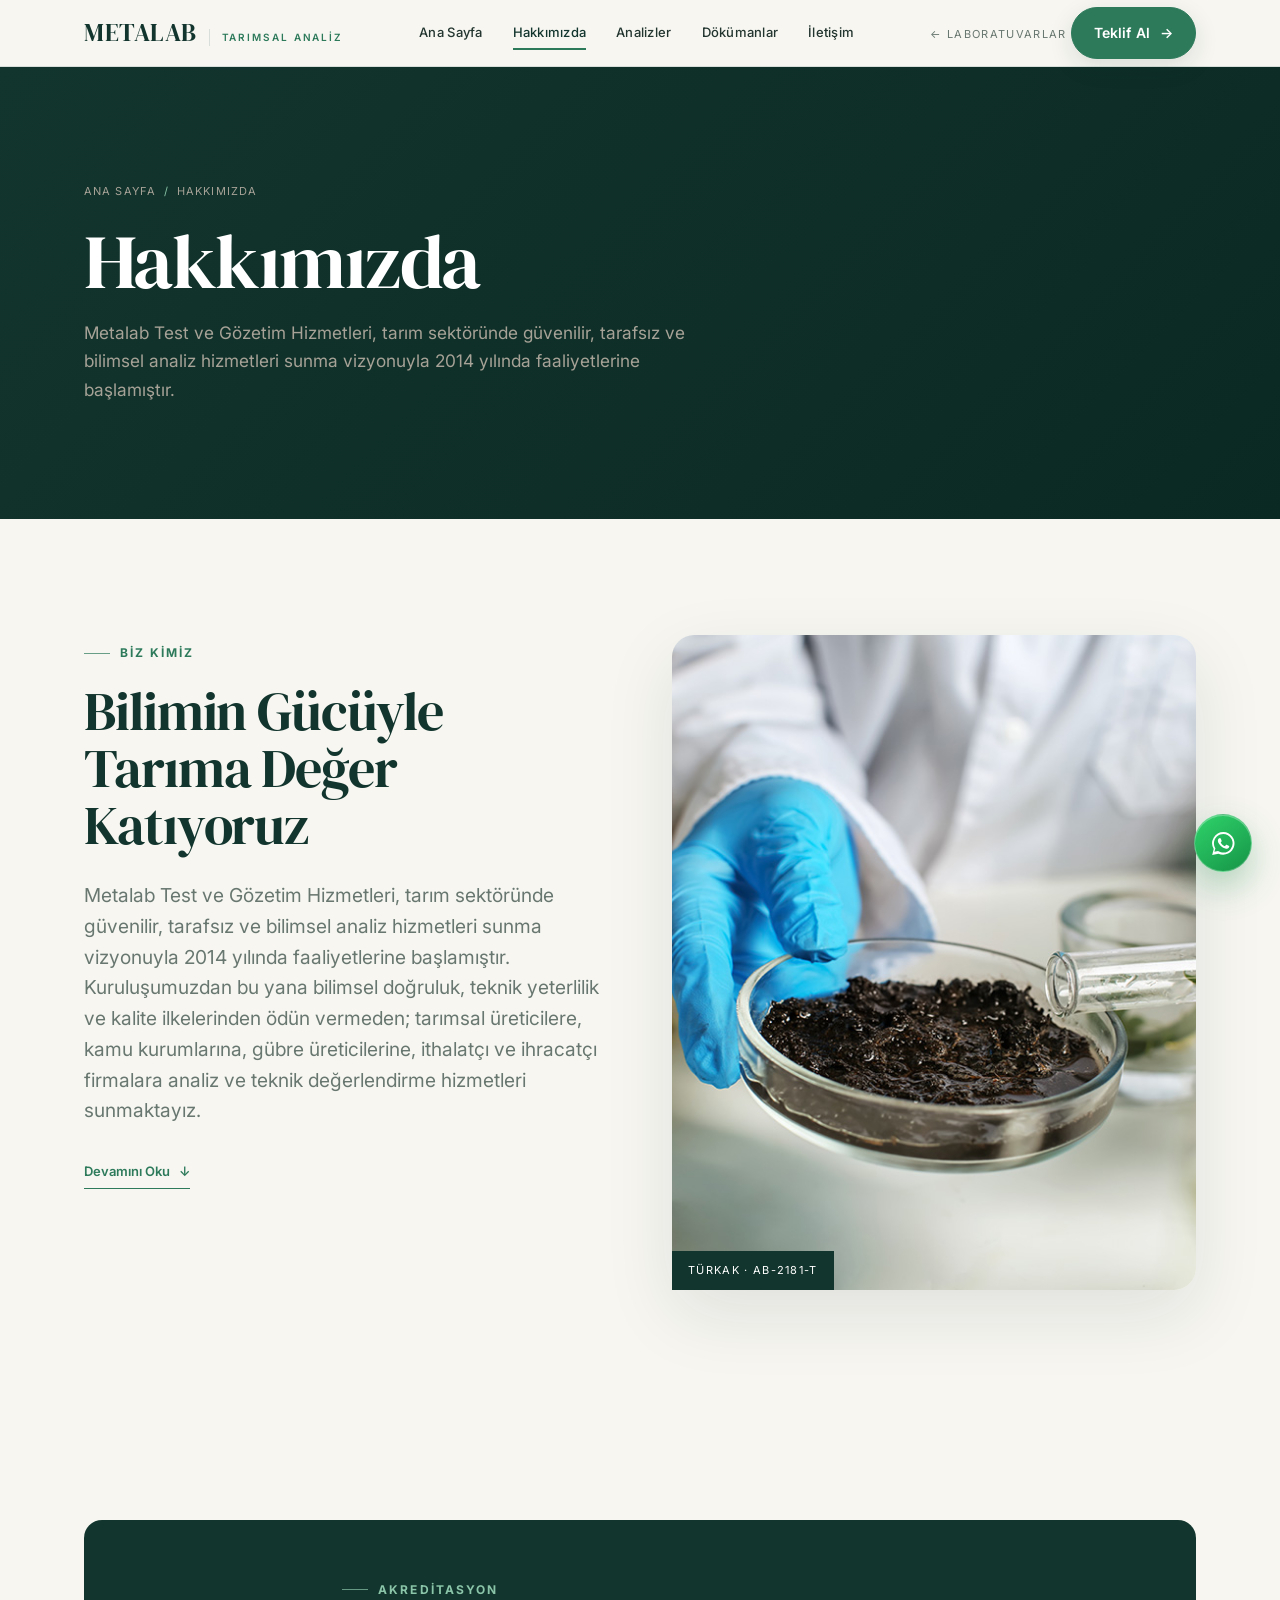
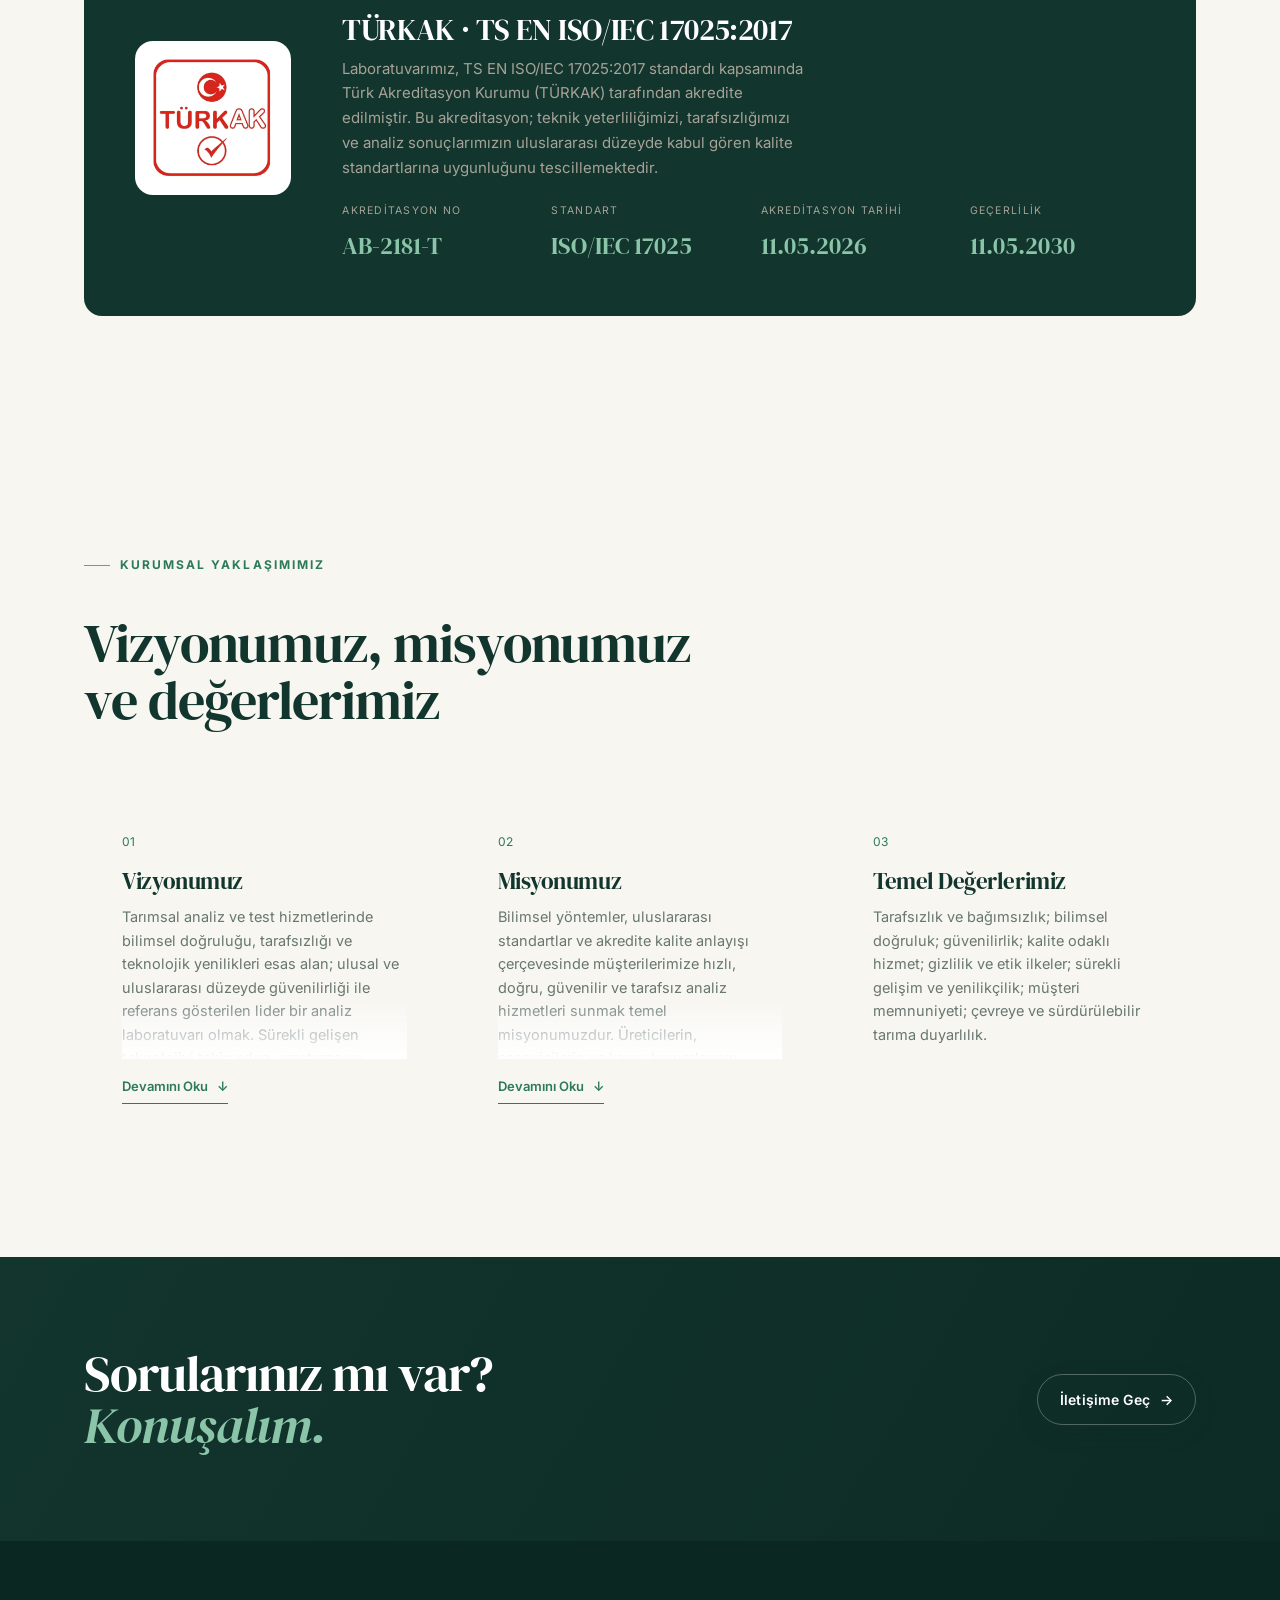
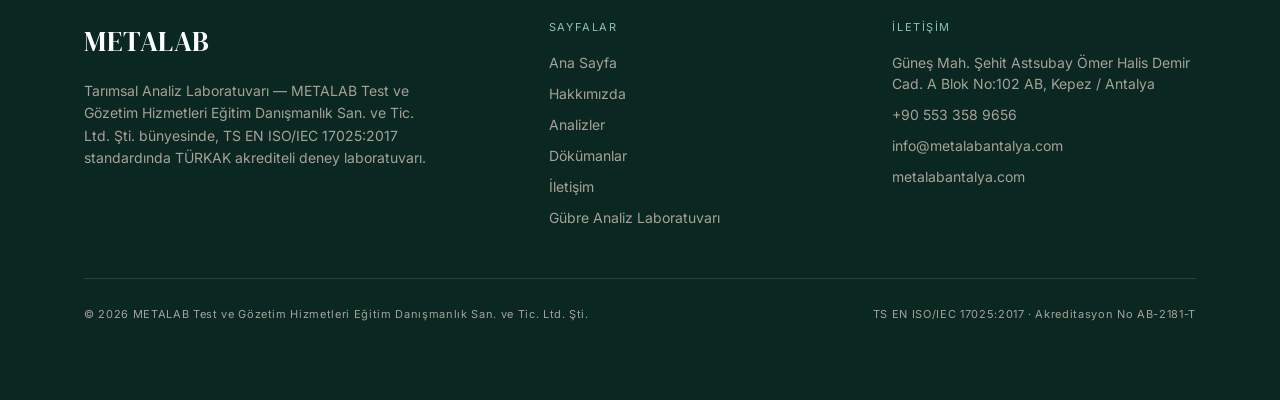
<file: tarim/hakkimizda.html>
<!DOCTYPE html>
<html lang="tr" data-lab="tarim">
<head>
<meta charset="UTF-8">
<meta name="viewport" content="width=device-width, initial-scale=1.0">
<title>Hakkımızda — Tarımsal Analiz Laboratuvarı — METALAB Antalya</title>
<meta name="description" content="Tarımsal Analiz laboratuvarı, TÜRKAK akreditasyonu ve değerlerimiz.">
<link rel="icon" href="../images/new.png">
<link rel="preconnect" href="https://fonts.googleapis.com"><link rel="preconnect" href="https://fonts.gstatic.com" crossorigin><link href="https://fonts.googleapis.com/css2?family=DM+Serif+Display:ital@0;1&family=Inter:wght@300;400;500;600;700&display=swap" rel="stylesheet">
<link rel="stylesheet" href="../css/main.css">


<style>
/* =========================================================
   HAKKIMIZDA — Açılır metinler ve dengeli içerik yerleşimi
   Bu CSS yalnızca bu sayfada çalışır.
   ========================================================= */

.about-intro__more{
  display:grid;
  grid-template-rows:0fr;
  opacity:0;
  margin-top:0;
  transition:
    grid-template-rows .55s var(--ease),
    opacity .40s ease,
    margin-top .40s ease;
}

.about-intro__more-inner{
  overflow:hidden;
}

.about-intro__more.is-open{
  grid-template-rows:1fr;
  opacity:1;
  margin-top:18px;
}

.about-toggle,
.value__toggle{
  display:inline-flex;
  align-items:center;
  gap:9px;
  margin-top:10px;
  padding:7px 0 5px;
  border:0;
  border-bottom:1px solid currentColor;
  background:transparent;
  color:var(--accent);
  font-family:var(--font-sans);
  font-size:13px;
  font-weight:600;
  cursor:pointer;
  transition:gap .30s var(--ease), opacity .30s ease;
}

.about-toggle:hover,
.value__toggle:hover{
  gap:13px;
  opacity:.82;
}

.about-toggle__arrow,
.value__toggle-arrow{
  display:inline-block;
  transition:transform .35s var(--ease);
}

.about-toggle[aria-expanded="true"] .about-toggle__arrow,
.value__toggle[aria-expanded="true"] .value__toggle-arrow{
  transform:rotate(180deg);
}

/* Ana metin ve görsel başlangıçta üstten hizalı kalır */
.about-split{
  align-items:start;
}

.about-split .split__img{
  position:sticky;
  top:96px;
}

/* Vizyon, misyon ve değer kartları */
.about-values{
  align-items:start;
}

.about-value{
  align-self:start;
}

.about-value__text{
  position:relative;
  max-height:154px;
  overflow:hidden;
  transition:max-height .55s var(--ease);
}

.about-value__text::after{
  content:"";
  position:absolute;
  left:0;
  right:0;
  bottom:0;
  height:62px;
  background:linear-gradient(
    to bottom,
    rgba(255,255,255,0),
    rgba(255,255,255,1)
  );
  pointer-events:none;
  transition:opacity .30s ease;
}

.about-value__text.is-open{
  max-height:900px;
}

.about-value__text.is-open::after{
  opacity:0;
}

.about-value__text p{
  color:var(--muted);
  font-size:14.5px;
  line-height:1.62;
}

/* Kısa metinlerde gereksiz Devamını Oku düğmesini gizle */
.about-value.is-short .value__toggle{
  display:none;
}

@media(max-width:900px){
  .about-split .split__img{
    position:relative;
    top:auto;
  }
}

@media(prefers-reduced-motion:reduce){
  .about-intro__more,
  .about-toggle__arrow,
  .value__toggle-arrow,
  .about-value__text{
    transition:none;
  }
}
</style>

</head><body>
<header class="nav">
  <div class="wrap nav__in">
    <a class="brand" href="index.html">
      <span class="brand__mark">METALAB</span>
      <span class="brand__sub">Tarımsal Analiz</span>
    </a>
    <nav class="nav__links" aria-label="Ana menü">
      <a href="index.html">Ana Sayfa</a>
      <a href="hakkimizda.html" class="is-active">Hakkımızda</a>
      <a href="analizler.html">Analizler</a>
      <a href="dokumanlar.html">Dökümanlar</a>
      <a href="iletisim.html">İletişim</a>
    </nav>
    <div class="nav__cta">
      <a class="nav__back" href="../index.html">← Laboratuvarlar</a>
      <a class="btn" href="iletisim.html">Teklif Al <span class="ar">→</span></a>
    </div>
    <button class="nav__toggle" aria-label="Menü" aria-expanded="false"><span></span><span></span><span></span></button>
  </div>
<div class="nav__official-logos" aria-label="Yetki ve akreditasyon logoları">
  <img
    src="../images/bakanlik-logo.png"
    alt="T.C. Tarım ve Orman Bakanlığı"
    class="nav__official-logo nav__official-logo--bakanlik">

  <img
    src="../images/turkak-logo.png"
    alt="TÜRKAK Akreditasyonu"
    class="nav__official-logo nav__official-logo--turkak">
</div>
</header>
<section class="pagehead">
  <div class="wrap pagehead__in">
    <div class="crumb"><a href="index.html">Ana Sayfa</a><span class="sep">/</span>Hakkımızda</div>
    <h1>Hakkımızda</h1>
    <p>Metalab Test ve Gözetim Hizmetleri, tarım sektöründe güvenilir, tarafsız ve bilimsel analiz hizmetleri sunma vizyonuyla 2014 yılında faaliyetlerine başlamıştır.</p>
  </div>
</section>

<section class="section">
  <div class="wrap split about-split">
    <div class="reveal">
      <span class="eyebrow">Biz Kimiz</span>

      <h2 class="title" style="margin:20px 0 26px">
        Bilimin Gücüyle<br>
        Tarıma Değer Katıyoruz
      </h2>

      <div class="about-intro">
        <p class="lead" style="margin-bottom:18px">
          Metalab Test ve Gözetim Hizmetleri, tarım sektöründe güvenilir,
          tarafsız ve bilimsel analiz hizmetleri sunma vizyonuyla 2014 yılında
          faaliyetlerine başlamıştır. Kuruluşumuzdan bu yana bilimsel doğruluk,
          teknik yeterlilik ve kalite ilkelerinden ödün vermeden; tarımsal
          üreticilere, kamu kurumlarına, gübre üreticilerine, ithalatçı ve
          ihracatçı firmalara analiz ve teknik değerlendirme hizmetleri sunmaktayız.
        </p>

        <div class="about-intro__more" id="about-intro-more">
          <div class="about-intro__more-inner">
            <p class="lead" style="margin-bottom:18px">
              İlk yıllarımızda toprak, su ve bitki analizleri alanında edindiğimiz
              bilgi birikimi ve tecrübemizi, tarım sektörünün gelişen ihtiyaçları
              doğrultusunda sürekli geliştirerek 2025 yılında Antalya’da Metalab
              Gübre Analiz Laboratuvarını faaliyete geçirdik. Böylece bitki besleme
              ve gübre sektörüne yönelik ileri analiz hizmetlerinde uzmanlaşan,
              modern teknolojilerle donatılmış bir laboratuvar altyapısı oluşturduk.
            </p>

            <p class="lead" style="margin-bottom:18px">
              2026 yılında laboratuvarımız, TS EN ISO/IEC 17025:2017
              “Deney ve Kalibrasyon Laboratuvarlarının Yeterliliği İçin Genel
              Şartlar” standardı kapsamında Türk Akreditasyon Kurumu (TÜRKAK)
              tarafından akredite edilmiştir. Bu akreditasyon, laboratuvarımızın
              teknik yeterliliğini, tarafsızlığını ve analiz sonuçlarının
              uluslararası düzeyde kabul gören kalite standartlarına uygunluğunu
              tescillemektedir.
            </p>

            <p class="lead" style="margin-bottom:18px">
              Bugün Metalab, yalnızca analiz yapan bir laboratuvar değil;
              bilimsel verileri güvenilir bilgiye dönüştüren, karar verme
              süreçlerine katkı sağlayan ve tarımsal üretimin her aşamasında
              çözüm ortaklığı sunan güçlü bir teknik merkezdir.
            </p>

            <p class="lead" style="margin-bottom:18px">
              Laboratuvarımızda gübre içerik analizleri; organik, organomineral
              ve kimyevi gübre analizleri; sıvı gübrelerde bitki koruma ürünü
              etken madde analizleri; gübrelerde bitki büyüme düzenleyicileri
              analizleri; fiziksel ve kimyasal kalite kontrol analizleri;
              mevzuata uygunluk ve doğrulama analizleri ile araştırma ve
              geliştirme analizleri gerçekleştirilmektedir.
            </p>

            <p class="lead" style="margin-bottom:18px">
              Yüksek teknolojili analiz cihazlarımız, güçlü kalite yönetim
              sistemimiz ve alanında uzman personelimiz sayesinde müşterilerimize
              hızlı, doğru, izlenebilir ve güvenilir sonuçlar sunuyor; tarımsal
              üretimde kalite, verimlilik ve sürdürülebilirliğin artırılmasına
              katkı sağlıyoruz.
            </p>

            <p class="lead" style="margin-bottom:18px">
              Metalab olarak amacımız yalnızca analiz raporu düzenlemek değil;
              bilimsel veriler ışığında üreticilere, sanayicilere ve kamu
              kurumlarına güven veren teknik çözümler sunarak ülkemizin tarımsal
              üretimine değer katmaktır.
            </p>
          </div>
        </div>

        <button
          class="about-toggle"
          type="button"
          aria-expanded="false"
          aria-controls="about-intro-more">
          <span class="about-toggle__text">Devamını Oku</span>
          <span class="about-toggle__arrow" aria-hidden="true">↓</span>
        </button>
      </div>
    </div>

    <div class="split__img reveal">
      <img src="../images/service2.jpg" alt="Tarımsal Analiz laboratuvarı">
      <span class="cap">TÜRKAK · AB-2181-T</span>
    </div>
  </div>
</section>

<section class="section section--tight">
  <div class="wrap">
    <div class="acc reveal">
      <div class="acc__logo">
        <a href="../documents/metalab-akreditasyon-sertifikasi.pdf"
           target="_blank"
           rel="noopener noreferrer"
           title="Akreditasyon Sertifikasını Görüntüle">
          <img src="../images/turkak-logo.png" alt="TÜRKAK">
        </a>
      </div>
      <div>
        <span class="eyebrow" style="color:var(--accent-lite)">Akreditasyon</span>
        <h3 style="margin:14px 0 0">TÜRKAK · TS EN ISO/IEC 17025:2017</h3>
        <p>Laboratuvarımız, TS EN ISO/IEC 17025:2017 standardı kapsamında Türk Akreditasyon Kurumu (TÜRKAK) tarafından akredite edilmiştir. Bu akreditasyon; teknik yeterliliğimizi, tarafsızlığımızı ve analiz sonuçlarımızın uluslararası düzeyde kabul gören kalite standartlarına uygunluğunu tescillemektedir.</p>
        <div class="acc__facts">
          <div><div class="f-k">Akreditasyon No</div><div class="f-v">AB-2181-T</div></div>
          <div><div class="f-k">Standart</div><div class="f-v">ISO/IEC 17025</div></div>
          <div><div class="f-k">Akreditasyon Tarihi</div><div class="f-v">11.05.2026</div></div>
          <div><div class="f-k">Geçerlilik</div><div class="f-v">11.05.2030</div></div>
        </div>
      </div>
    </div>
  </div>
</section>

<section class="section section--tight">
  <div class="wrap">
    <div class="section-head reveal">
      <span class="eyebrow">Kurumsal Yaklaşımımız</span>
      <h2 class="title" style="margin-top:20px">Vizyonumuz, misyonumuz ve değerlerimiz</h2>
    </div>
    <div class="values about-values">

  <div class="value reveal about-value">
    <div class="value__n">01</div>
    <h3>Vizyonumuz</h3>

    <div class="about-value__text">
      <p>
        Tarımsal analiz ve test hizmetlerinde bilimsel doğruluğu,
        tarafsızlığı ve teknolojik yenilikleri esas alan; ulusal ve
        uluslararası düzeyde güvenilirliği ile referans gösterilen lider
        bir analiz laboratuvarı olmak. Sürekli gelişen teknolojiyi takip
        eden, araştırma ve inovasyonu destekleyen, kalite kültürünü tüm
        süreçlerine yansıtan ve sürdürülebilir tarımın gelişimine katkı
        sağlayan öncü bir kuruluş olarak geleceği şekillendirmeyi
        hedefliyoruz.
      </p>
    </div>

    <button class="value__toggle" type="button" aria-expanded="false">
      <span class="value__toggle-text">Devamını Oku</span>
      <span class="value__toggle-arrow" aria-hidden="true">↓</span>
    </button>
  </div>

  <div class="value reveal about-value">
    <div class="value__n">02</div>
    <h3>Misyonumuz</h3>

    <div class="about-value__text">
      <p>
        Bilimsel yöntemler, uluslararası standartlar ve akredite kalite
        anlayışı çerçevesinde müşterilerimize hızlı, doğru, güvenilir ve
        tarafsız analiz hizmetleri sunmak temel misyonumuzdur. Üreticilerin,
        sanayicilerin ve kamu kurumlarının doğru kararlar almasına katkı
        sağlayan güvenilir analiz sonuçları üretirken; çevrenin korunmasını,
        sürdürülebilir tarımı, gıda güvenliğini ve kaliteli üretimi destekleyen
        çözümler geliştirmeyi amaçlıyoruz. Teknolojik altyapımıza sürekli
        yatırım yaparak, çalışanlarımızın bilgi ve yetkinliklerini geliştirerek
        ve kalite yönetim sistemimizi sürekli iyileştirerek ülkemizin tarım
        sektörüne uzun yıllar değer katmayı sürdüreceğiz.
      </p>
    </div>

    <button class="value__toggle" type="button" aria-expanded="false">
      <span class="value__toggle-text">Devamını Oku</span>
      <span class="value__toggle-arrow" aria-hidden="true">↓</span>
    </button>
  </div>

  <div class="value reveal about-value">
    <div class="value__n">03</div>
    <h3>Temel Değerlerimiz</h3>

    <div class="about-value__text">
      <p>
        Tarafsızlık ve bağımsızlık; bilimsel doğruluk; güvenilirlik;
        kalite odaklı hizmet; gizlilik ve etik ilkeler; sürekli gelişim
        ve yenilikçilik; müşteri memnuniyeti; çevreye ve sürdürülebilir
        tarıma duyarlılık.
      </p>
    </div>

    <button class="value__toggle" type="button" aria-expanded="false">
      <span class="value__toggle-text">Devamını Oku</span>
      <span class="value__toggle-arrow" aria-hidden="true">↓</span>
    </button>
  </div>

</div>
  </div>
</section>

<section class="cta">
  <div class="wrap cta__in">
    <h2>Sorularınız mı var?<br><em>Konuşalım.</em></h2>
    <a class="btn btn--on-dark" href="iletisim.html">İletişime Geç <span class="ar">→</span></a>
  </div>
</section>
<footer class="footer">
  <div class="wrap footer__in">
    <div class="footer__top">
      <div class="footer__brand">
        <span class="brand__mark">METALAB</span>
        <p>Tarımsal Analiz Laboratuvarı — METALAB Test ve Gözetim Hizmetleri Eğitim Danışmanlık San. ve Tic. Ltd. Şti. bünyesinde, TS EN ISO/IEC 17025:2017 standardında TÜRKAK akrediteli deney laboratuvarı.</p>
      </div>
      <div class="footer__col">
        <h4>Sayfalar</h4>
        <a href="index.html">Ana Sayfa</a>
        <a href="hakkimizda.html">Hakkımızda</a>
        <a href="analizler.html">Analizler</a>
        <a href="dokumanlar.html">Dökümanlar</a>
        <a href="iletisim.html">İletişim</a>
        <a href="../gubre/index.html">Gübre Analiz Laboratuvarı</a>
      </div>
      <div class="footer__col">
        <h4>İletişim</h4>
        <p>Güneş Mah. Şehit Astsubay Ömer Halis Demir Cad. A Blok No:102 AB, Kepez / Antalya</p>
        <a href="tel:+905533589656">+90 553 358 9656</a>
        <a href="mailto:info@metalabantalya.com">info@metalabantalya.com</a>
        <a href="../index.html">metalabantalya.com</a>
      </div>
    </div>
    <div class="footer__bottom">
      <span>© <span data-year>2026</span> METALAB Test ve Gözetim Hizmetleri Eğitim Danışmanlık San. ve Tic. Ltd. Şti.</span>
      <span>TS EN ISO/IEC 17025:2017 · Akreditasyon No AB-2181-T</span>
    </div>
  </div>
</footer>

<script>
(function () {
  "use strict";

  var aboutButton = document.querySelector(".about-toggle");

  if (aboutButton) {
    aboutButton.addEventListener("click", function () {
      var target = document.getElementById(
        aboutButton.getAttribute("aria-controls")
      );

      if (!target) return;

      var isOpen =
        aboutButton.getAttribute("aria-expanded") === "true";

      aboutButton.setAttribute("aria-expanded", String(!isOpen));
      target.classList.toggle("is-open", !isOpen);

      var label =
        aboutButton.querySelector(".about-toggle__text");

      if (label) {
        label.textContent =
          isOpen ? "Devamını Oku" : "Daha Az Göster";
      }
    });
  }

  document.querySelectorAll(".about-value").forEach(function (card) {
    var textArea = card.querySelector(".about-value__text");
    var button = card.querySelector(".value__toggle");

    if (!textArea || !button) return;

    if (textArea.scrollHeight <= textArea.clientHeight + 6) {
      card.classList.add("is-short");
      textArea.classList.add("is-open");
      return;
    }

    button.addEventListener("click", function () {
      var isOpen =
        button.getAttribute("aria-expanded") === "true";

      button.setAttribute("aria-expanded", String(!isOpen));
      textArea.classList.toggle("is-open", !isOpen);

      var label =
        button.querySelector(".value__toggle-text");

      if (label) {
        label.textContent =
          isOpen ? "Devamını Oku" : "Daha Az Göster";
      }
    });
  });
})();
</script>


<div class="wa-greeting" role="status" aria-live="polite">
  Merhaba 👋 Toprak, su ve bitki analizleri hakkında yardımcı olabilir miyiz?
</div>
<a class="wa-float"
   href="https://wa.me/902425049937?text=Merhaba%2C%20METALAB%20Toprak%2C%20Su%20ve%20Bitki%20Analiz%20Laboratuvar%C4%B1%20hizmetleri%20hakk%C4%B1nda%20bilgi%20almak%20istiyorum."
   target="_blank"
   rel="noopener noreferrer"
   aria-label="METALAB Toprak, Su ve Bitki Analiz Laboratuvarına WhatsApp üzerinden yazın">
  <span class="wa-float__label">Bize Yazın</span>
  <span class="wa-float__button" aria-hidden="true">
    <svg class="wa-float__icon" viewBox="0 0 32 32" aria-hidden="true">
      <path d="M16.03 3.2A12.56 12.56 0 0 0 5.2 22.13L3.53 28.8l6.82-1.6A12.57 12.57 0 1 0 16.03 3.2Zm0 22.86c-1.97 0-3.9-.53-5.58-1.54l-.4-.24-4.05.95 1.08-3.95-.26-.41a10.28 10.28 0 1 1 9.2 5.19Zm5.64-7.7c-.31-.16-1.83-.9-2.11-1.01-.28-.1-.49-.16-.69.16-.2.31-.8 1.01-.98 1.22-.18.21-.36.23-.67.08-.31-.16-1.3-.48-2.48-1.53-.92-.82-1.54-1.83-1.72-2.14-.18-.31-.02-.48.14-.63.14-.14.31-.36.46-.54.16-.18.21-.31.31-.52.1-.21.05-.39-.03-.54-.08-.16-.69-1.67-.95-2.29-.25-.6-.5-.52-.69-.53h-.59c-.21 0-.54.08-.82.39-.28.31-1.08 1.06-1.08 2.58 0 1.52 1.11 2.99 1.26 3.2.16.21 2.18 3.33 5.28 4.67.74.32 1.31.51 1.76.65.74.24 1.41.2 1.94.12.59-.09 1.83-.75 2.09-1.47.26-.72.26-1.34.18-1.47-.08-.13-.28-.21-.59-.36Z"/>
    </svg>
  </span>
</a>

<script src="../js/main.js"></script>
</body>
</html>
</file>
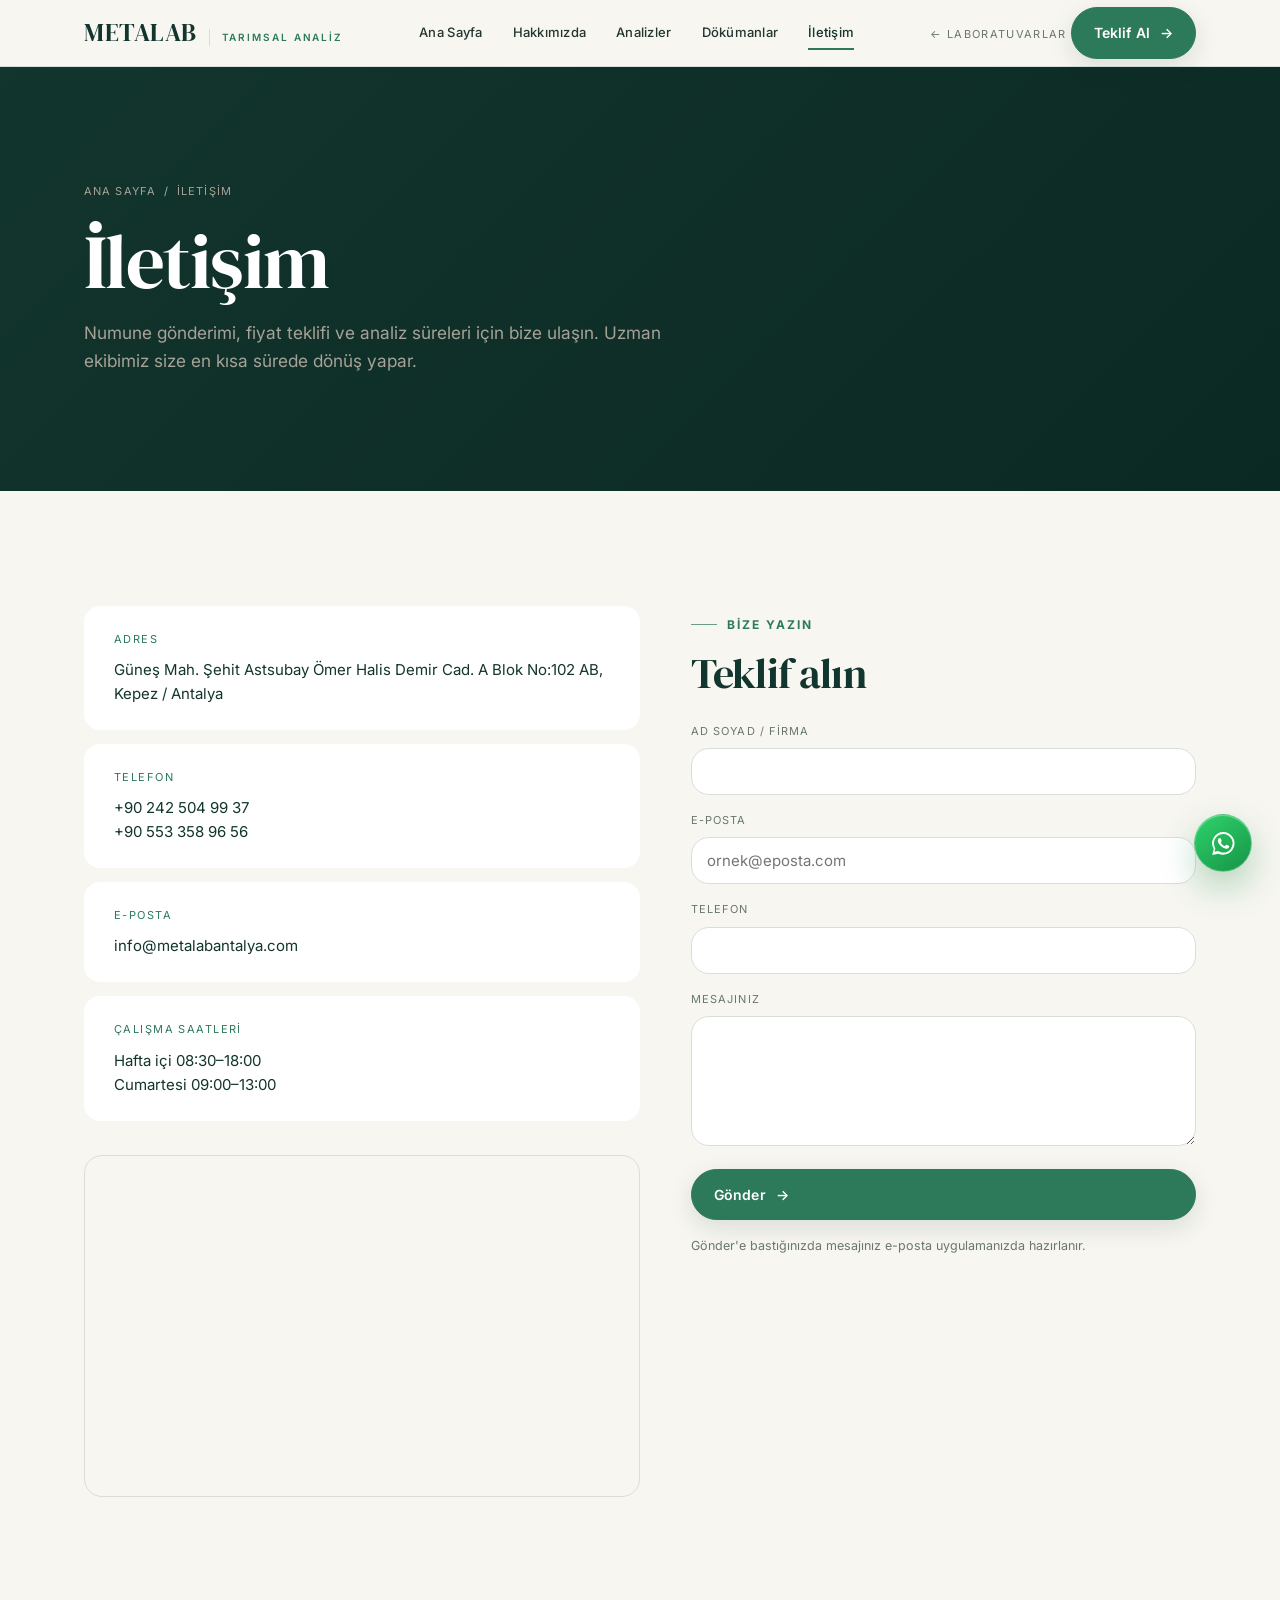
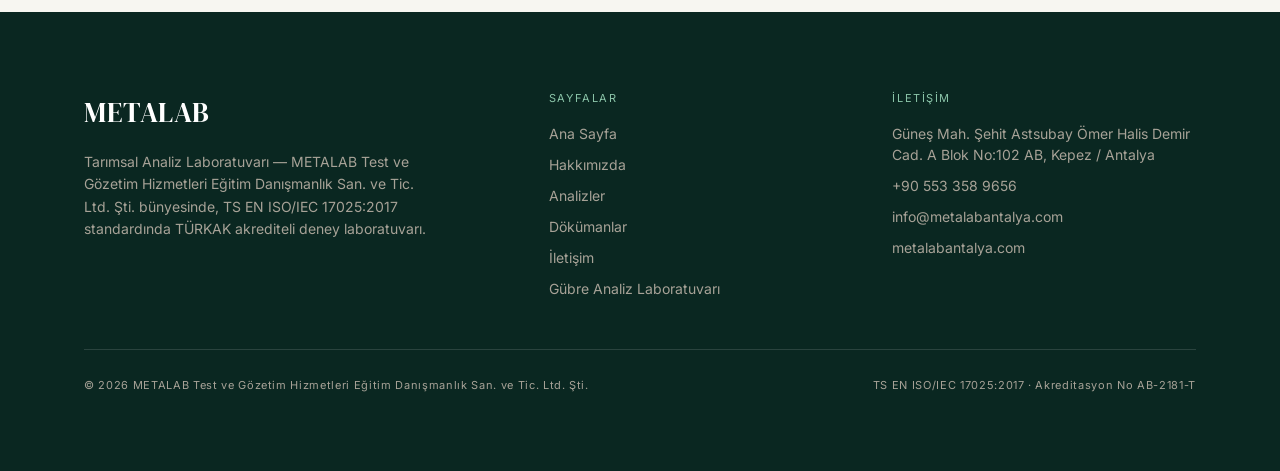
<file: tarim/iletisim.html>
<!DOCTYPE html>
<html lang="tr" data-lab="tarim">
<head>
<meta charset="UTF-8">
<meta name="viewport" content="width=device-width, initial-scale=1.0">
<title>İletişim — Tarımsal Analiz Laboratuvarı — METALAB Antalya</title>
<meta name="description" content="METALAB Antalya iletişim, adres ve teklif formu.">
<link rel="icon" href="../images/new.png">
<link rel="preconnect" href="https://fonts.googleapis.com"><link rel="preconnect" href="https://fonts.gstatic.com" crossorigin><link href="https://fonts.googleapis.com/css2?family=DM+Serif+Display:ital@0;1&family=Inter:wght@300;400;500;600;700&display=swap" rel="stylesheet">
<link rel="stylesheet" href="../css/main.css">

</head><body>
<header class="nav">
  <div class="wrap nav__in">
    <a class="brand" href="index.html">
      <span class="brand__mark">METALAB</span>
      <span class="brand__sub">Tarımsal Analiz</span>
    </a>
    <nav class="nav__links" aria-label="Ana menü">
      <a href="index.html">Ana Sayfa</a>
      <a href="hakkimizda.html">Hakkımızda</a>
      <a href="analizler.html">Analizler</a>
      <a href="dokumanlar.html">Dökümanlar</a>
      <a href="iletisim.html" class="is-active">İletişim</a>
    </nav>
    <div class="nav__cta">
      <a class="nav__back" href="../index.html">← Laboratuvarlar</a>
      <a class="btn" href="iletisim.html">Teklif Al <span class="ar">→</span></a>
    </div>
    <button class="nav__toggle" aria-label="Menü" aria-expanded="false"><span></span><span></span><span></span></button>
  </div>
<div class="nav__official-logos" aria-label="Yetki ve akreditasyon logoları">
  <img
    src="../images/bakanlik-logo.png"
    alt="T.C. Tarım ve Orman Bakanlığı"
    class="nav__official-logo nav__official-logo--bakanlik">

  <img
    src="../images/turkak-logo.png"
    alt="TÜRKAK Akreditasyonu"
    class="nav__official-logo nav__official-logo--turkak">
</div>
</header>
<section class="pagehead">
  <div class="wrap pagehead__in">
    <div class="crumb"><a href="index.html">Ana Sayfa</a><span class="sep">/</span>İletişim</div>
    <h1>İletişim</h1>
    <p>Numune gönderimi, fiyat teklifi ve analiz süreleri için bize ulaşın. Uzman ekibimiz size en kısa sürede dönüş yapar.</p>
  </div>
</section>

<section class="section">
  <div class="wrap contact-grid">
    <div class="reveal">
      <div class="info-list">
        <div class="info"><div class="info__k">Adres</div><div class="info__v">Güneş Mah. Şehit Astsubay Ömer Halis Demir Cad. A Blok No:102 AB, Kepez / Antalya</div></div>

        <div class="info">
          <div class="info__k">Telefon</div>
          <div class="info__v">
            <a href="tel:+902425049937">+90 242 504 99 37</a><br>
            <a href="tel:+905533589656">+90 553 358 96 56</a>
          </div>
        </div>

        <div class="info"><div class="info__k">E-posta</div><div class="info__v"><a href="mailto:info@metalabantalya.com">info@metalabantalya.com</a></div></div>
        <div class="info"><div class="info__k">Çalışma Saatleri</div><div class="info__v">Hafta içi 08:30–18:00<br>Cumartesi 09:00–13:00</div></div>
      </div>

      <div class="map">
        <iframe src="https://www.google.com/maps?q=Metalab+Antalya+G%C3%BCbre+Analiz+Laboratuvar%C4%B1&output=embed"
                loading="lazy"
                title="METALAB Antalya konum"
                referrerpolicy="no-referrer-when-downgrade"></iframe>
      </div>
    </div>

    <div class="reveal">
      <span class="eyebrow">Bize Yazın</span>
      <h2 class="title" style="margin:18px 0 26px;font-size:clamp(1.8rem,3.4vw,2.6rem)">Teklif alın</h2>
      <form class="form" data-mailto="sengul.uguz@metalabantalya.com" data-lab-name="Tarımsal Analiz Laboratuvarı">
        <div class="field"><label>Ad Soyad / Firma</label><input name="ad" type="text" required></div>
        <div class="field"><label>E-posta</label><input name="eposta" type="email" required placeholder="ornek@eposta.com"></div>
        <div class="field"><label>Telefon</label><input name="telefon" type="tel"></div>
        <div class="field"><label>Mesajınız</label><textarea name="mesaj" required></textarea></div>
        <button class="btn" type="submit">Gönder <span class="ar">→</span></button>
        <p class="form__note">Gönder'e bastığınızda mesajınız e-posta uygulamanızda hazırlanır.</p>
      </form>
    </div>
  </div>
</section>
<footer class="footer">
  <div class="wrap footer__in">
    <div class="footer__top">
      <div class="footer__brand">
        <span class="brand__mark">METALAB</span>
        <p>Tarımsal Analiz Laboratuvarı — METALAB Test ve Gözetim Hizmetleri Eğitim Danışmanlık San. ve Tic. Ltd. Şti. bünyesinde, TS EN ISO/IEC 17025:2017 standardında TÜRKAK akrediteli deney laboratuvarı.</p>
      </div>
      <div class="footer__col">
        <h4>Sayfalar</h4>
        <a href="index.html">Ana Sayfa</a>
        <a href="hakkimizda.html">Hakkımızda</a>
        <a href="analizler.html">Analizler</a>
        <a href="dokumanlar.html">Dökümanlar</a>
        <a href="iletisim.html">İletişim</a>
        <a href="../gubre/index.html">Gübre Analiz Laboratuvarı</a>
      </div>
      <div class="footer__col">
        <h4>İletişim</h4>
        <p>Güneş Mah. Şehit Astsubay Ömer Halis Demir Cad. A Blok No:102 AB, Kepez / Antalya</p>
        <a href="tel:+905533589656">+90 553 358 9656</a>
        <a href="mailto:info@metalabantalya.com">info@metalabantalya.com</a>
        <a href="../index.html">metalabantalya.com</a>
      </div>
    </div>
    <div class="footer__bottom">
      <span>© <span data-year>2026</span> METALAB Test ve Gözetim Hizmetleri Eğitim Danışmanlık San. ve Tic. Ltd. Şti.</span>
      <span>TS EN ISO/IEC 17025:2017 · Akreditasyon No AB-2181-T</span>
    </div>
  </div>
</footer>

<div class="wa-greeting" role="status" aria-live="polite">
  Merhaba 👋 Toprak, su ve bitki analizleri hakkında yardımcı olabilir miyiz?
</div>
<a class="wa-float"
   href="https://wa.me/902425049937?text=Merhaba%2C%20METALAB%20Toprak%2C%20Su%20ve%20Bitki%20Analiz%20Laboratuvar%C4%B1%20hizmetleri%20hakk%C4%B1nda%20bilgi%20almak%20istiyorum."
   target="_blank"
   rel="noopener noreferrer"
   aria-label="METALAB Toprak, Su ve Bitki Analiz Laboratuvarına WhatsApp üzerinden yazın">
  <span class="wa-float__label">Bize Yazın</span>
  <span class="wa-float__button" aria-hidden="true">
    <svg class="wa-float__icon" viewBox="0 0 32 32" aria-hidden="true">
      <path d="M16.03 3.2A12.56 12.56 0 0 0 5.2 22.13L3.53 28.8l6.82-1.6A12.57 12.57 0 1 0 16.03 3.2Zm0 22.86c-1.97 0-3.9-.53-5.58-1.54l-.4-.24-4.05.95 1.08-3.95-.26-.41a10.28 10.28 0 1 1 9.2 5.19Zm5.64-7.7c-.31-.16-1.83-.9-2.11-1.01-.28-.1-.49-.16-.69.16-.2.31-.8 1.01-.98 1.22-.18.21-.36.23-.67.08-.31-.16-1.3-.48-2.48-1.53-.92-.82-1.54-1.83-1.72-2.14-.18-.31-.02-.48.14-.63.14-.14.31-.36.46-.54.16-.18.21-.31.31-.52.1-.21.05-.39-.03-.54-.08-.16-.69-1.67-.95-2.29-.25-.6-.5-.52-.69-.53h-.59c-.21 0-.54.08-.82.39-.28.31-1.08 1.06-1.08 2.58 0 1.52 1.11 2.99 1.26 3.2.16.21 2.18 3.33 5.28 4.67.74.32 1.31.51 1.76.65.74.24 1.41.2 1.94.12.59-.09 1.83-.75 2.09-1.47.26-.72.26-1.34.18-1.47-.08-.13-.28-.21-.59-.36Z"/>
    </svg>
  </span>
</a>

<script src="../js/main.js"></script>
</body>
</html>
</file>
<file: css/main.css>
/* ============================================================
   METALAB Antalya — Ortak Tasarım Sistemi (main.css)
   Konsept: "Ölçüm / Enstrüman" — grafit galeri + kireçtaşı zemin
   Serif başlık: Instrument Serif · Gövde: Instrument Sans · Veri: Space Mono
   ============================================================ */

/* ---- 1. Tokenlar ---- */
:root{
  --ink:#15181A;          /* koyu grafit ana zemin */
  --ink-soft:#20252A;     /* grafit yumuşak */
  --ink-line:rgba(255,255,255,.13);
  --paper:#EDEBE4;        /* sıcak kireçtaşı içerik zemini */
  --paper-2:#E4E1D7;      /* biraz daha derin */
  --card:#F6F4EE;         /* açık kart yüzeyi */
  --line:#D5D0C3;         /* açık zeminde saç teli çizgi */
  --ink-90:#15181A;
  --text:#26241E;         /* açık zeminde gövde metni */
  --muted:#726E63;        /* soluk metin */
  --muted-on-dark:#A7A297;
  --brass:#8A6D3B;        /* birleştirici metalik */
  --white:#FBFAF6;

  --accent:#8A6D3B;               /* varsayılan; lab başına ezilir */
  --accent-soft:rgba(138,109,59,.12);
  --on-accent:#FBFAF6;

  --font-serif:"Instrument Serif",Georgia,serif;
  --font-sans:"Instrument Sans",system-ui,-apple-system,"Segoe UI",sans-serif;
  --font-mono:"Space Mono","SFMono-Regular",ui-monospace,monospace;

  --wrap:1240px;
  --pad:clamp(20px,5vw,72px);
  --r:2px;                 /* postmodern: neredeyse köşesiz */
  --ease:cubic-bezier(.22,.61,.36,1);
}

/* Lab renk imzaları */
[data-lab="gubre"]{ --accent:#C0801C; --accent-soft:rgba(192,128,28,.13); --accent-lite:#E4AC4E; }
[data-lab="tarim"]{ --accent:#215C43; --accent-soft:rgba(33,92,67,.13);  --accent-lite:#4F9B77; }

/* ---- 2. Reset ---- */
*,*::before,*::after{ box-sizing:border-box; margin:0; padding:0; }
html{ -webkit-text-size-adjust:100%; scroll-behavior:smooth; }
body{
  font-family:var(--font-sans);
  background:var(--paper); color:var(--text);
  line-height:1.65; font-size:16px; font-weight:400;
  -webkit-font-smoothing:antialiased; text-rendering:optimizeLegibility;
  overflow-x:hidden;
}
img,video{ display:block; max-width:100%; }
a{ color:inherit; text-decoration:none; }
button{ font:inherit; cursor:pointer; }
::selection{ background:var(--accent); color:var(--on-accent); }

/* ---- 3. Tipografi ---- */
.eyebrow{
  font-family:var(--font-mono); font-size:12px; font-weight:400;
  letter-spacing:.22em; text-transform:uppercase; color:var(--accent);
  display:inline-flex; align-items:center; gap:10px;
}
.eyebrow::before{ content:""; width:26px; height:1px; background:currentColor; opacity:.7; }
h1,h2,h3{ font-family:var(--font-serif); font-weight:400; line-height:1.02; letter-spacing:-.01em; }
.display{ font-size:clamp(2.9rem,7vw,6.2rem); }
.display em{ font-style:italic; color:var(--accent); }
h2.title{ font-size:clamp(2rem,4.4vw,3.4rem); line-height:1.05; }
h3{ font-size:clamp(1.3rem,2.2vw,1.7rem); }
p.lead{ font-size:clamp(1.05rem,1.5vw,1.28rem); color:var(--muted); max-width:56ch; line-height:1.6; }
.mono{ font-family:var(--font-mono); }

/* ---- 4. Yerleşim ---- */
.wrap{ width:100%; max-width:var(--wrap); margin-inline:auto; padding-inline:var(--pad); }
.section{ padding-block:clamp(64px,9vw,140px); }
.section--tight{ padding-block:clamp(48px,6vw,90px); }
.section-head{ max-width:64ch; margin-bottom:clamp(36px,5vw,64px); }
.section-head .eyebrow{ margin-bottom:20px; }

/* ---- 5. İmza: ölçüm cetveli (tick-scale) ---- */
.scale{
  height:34px; width:100%;
  background:
    repeating-linear-gradient(90deg, var(--line) 0 1px, transparent 1px 13px);
  position:relative; opacity:.9;
}
.scale::after{
  content:""; position:absolute; inset:0;
  background:repeating-linear-gradient(90deg, var(--accent) 0 1.5px, transparent 1.5px 91px);
}
.scale--dark{ background:repeating-linear-gradient(90deg, var(--ink-line) 0 1px, transparent 1px 13px); }
.scale--dark::after{ opacity:.9; }

/* ---- 6. Butonlar ---- */
.btn{
  --bg:var(--accent); --fg:var(--on-accent);
  display:inline-flex; align-items:center; gap:10px;
  padding:15px 26px; border-radius:var(--r);
  font-size:14px; font-weight:500; letter-spacing:.01em;
  background:var(--bg); color:var(--fg); border:1px solid var(--bg);
  transition:transform .35s var(--ease), background .3s, color .3s, border-color .3s;
}
.btn .ar{ transition:transform .35s var(--ease); }
.btn:hover{ transform:translateY(-2px); }
.btn:hover .ar{ transform:translateX(4px); }
.btn--ghost{ --bg:transparent; --fg:var(--text); border-color:var(--line); }
.btn--ghost:hover{ border-color:var(--accent); color:var(--accent); }
.btn--on-dark{ --bg:transparent; --fg:var(--white); border-color:rgba(255,255,255,.28); }
.btn--on-dark:hover{ background:var(--white); color:var(--ink); border-color:var(--white); }

.textlink{
  display:inline-flex; align-items:center; gap:8px; color:var(--accent);
  font-weight:500; font-size:14px; border-bottom:1px solid transparent; padding-bottom:2px;
  transition:border-color .3s, gap .3s var(--ease);
}
.textlink:hover{ border-color:var(--accent); gap:12px; }

/* ---- 7. Navigasyon ---- */
.nav{
  position:sticky; top:0; z-index:60;
  background:color-mix(in srgb, var(--paper) 88%, transparent);
  backdrop-filter:blur(12px); -webkit-backdrop-filter:blur(12px);
  border-bottom:1px solid var(--line);
}
.nav__in{ display:flex; align-items:center; justify-content:space-between; height:66px; }
.brand{ display:flex; align-items:baseline; gap:12px; }
.brand__logo{
  display:block;
  height:72px;
  width:auto;
  object-fit:contain;
}

.brand__mark{ font-family:var(--font-serif); font-size:23px; letter-spacing:.02em; color:var(--ink); }
.brand__sub{
  font-family:var(--font-mono); font-size:10px; letter-spacing:.18em; text-transform:uppercase;
  color:var(--accent); padding-left:12px; border-left:1px solid var(--line);
}
.nav__links{ display:flex; align-items:center; gap:30px; }
.nav__links a{
  font-size:14px; color:var(--text); position:relative; padding:4px 0; font-weight:400;
}
.nav__links a::after{
  content:""; position:absolute; left:0; right:100%; bottom:-2px; height:1.5px;
  background:var(--accent); transition:right .35s var(--ease);
}
.nav__links a:hover::after, .nav__links a.is-active::after{ right:0; }
.nav__links a.is-active{ color:var(--ink); }
.nav__back{ font-family:var(--font-mono); font-size:11px; letter-spacing:.12em; color:var(--muted); text-transform:uppercase; }
.nav__back:hover{ color:var(--accent); }
.nav__toggle{ display:none; background:none; border:1px solid var(--line); border-radius:var(--r); width:42px; height:38px; }
.nav__toggle span{ display:block; width:18px; height:1.5px; background:var(--ink); margin:3px auto; transition:.3s; }

/* ---- 8. Hero (koyu grafit bant) ---- */
.hero{ background:var(--ink); color:var(--white); position:relative; overflow:hidden; }
.hero__in{ padding-block:clamp(70px,11vw,150px); position:relative; z-index:2; }
.hero .eyebrow{ color:var(--accent-lite,var(--accent)); }
.hero h1{ color:var(--white); margin:26px 0 30px; }
.hero h1 em{ color:var(--accent-lite,var(--accent)); font-style:italic; }
.hero__desc{ max-width:52ch; color:var(--muted-on-dark); font-size:clamp(1rem,1.4vw,1.18rem); }
.hero__actions{ display:flex; flex-wrap:wrap; gap:14px; margin-top:38px; }
.hero__media{
  position:absolute; inset:0; z-index:1; opacity:.28;
  background-size:cover; background-position:center;
  -webkit-mask-image:linear-gradient(90deg, transparent 0, #000 55%);
          mask-image:linear-gradient(90deg, transparent 0, #000 55%);
}
.hero__grid{ display:grid; grid-template-columns:1.35fr .9fr; gap:clamp(30px,5vw,70px); align-items:end; }
.hero__badge{
  display:flex; gap:22px; align-items:center; padding-top:26px; border-top:1px solid var(--ink-line);
}
.hero__badge .b-num{ font-family:var(--font-serif); font-size:2.1rem; color:var(--accent-lite,var(--accent)); }
.hero__badge .b-txt{ font-family:var(--font-mono); font-size:11px; letter-spacing:.14em; text-transform:uppercase; color:var(--muted-on-dark); line-height:1.5; }

/* ---- 9. İstatistik okumaları ---- */
.stats{ display:grid; grid-template-columns:repeat(4,1fr); gap:1px; background:var(--line); border-block:1px solid var(--line); }
.stat{ background:var(--paper); padding:34px clamp(16px,2.4vw,32px); }
.stat__n{ font-family:var(--font-serif); font-size:clamp(2.2rem,4.2vw,3.4rem); color:var(--ink); line-height:1; }
.stat__l{ font-family:var(--font-mono); font-size:11px; letter-spacing:.13em; text-transform:uppercase; color:var(--muted); margin-top:12px; }

/* ---- 10. Kategori kartları ---- */
.cats{ display:grid; gap:1px; background:var(--line); border:1px solid var(--line); }
.cat{ background:var(--card); padding:clamp(28px,3.6vw,48px); display:grid; grid-template-columns:auto 1fr auto; gap:clamp(20px,3vw,48px); align-items:start; transition:background .35s; }
.cat:hover{ background:var(--white); }
.cat__idx{ font-family:var(--font-mono); font-size:13px; color:var(--accent); letter-spacing:.1em; padding-top:8px; }
.cat__name{ font-family:var(--font-serif); font-size:clamp(1.5rem,2.6vw,2.1rem); color:var(--ink); margin-bottom:14px; }
.cat__desc{ color:var(--muted); max-width:52ch; margin-bottom:18px; }
.cat__tags{ display:flex; flex-wrap:wrap; gap:8px; }
.tag{ font-family:var(--font-mono); font-size:11px; letter-spacing:.06em; color:var(--text); background:var(--accent-soft); padding:6px 12px; border-radius:var(--r); }
.cat__go{ align-self:center; }
.cat__go a{ display:inline-grid; place-items:center; width:52px; height:52px; border:1px solid var(--line); border-radius:50%; color:var(--accent); font-size:18px; transition:.35s var(--ease); }
.cat__go a:hover{ background:var(--accent); color:var(--on-accent); border-color:var(--accent); transform:translateX(3px); }

/* ---- 11. Cihaz / yöntem ---- */
.methods{ display:grid; grid-template-columns:repeat(auto-fit,minmax(200px,1fr)); gap:1px; background:var(--line); border:1px solid var(--line); }
.method{ background:var(--paper); padding:clamp(24px,2.8vw,36px); }
.method__k{ font-family:var(--font-mono); font-size:12px; letter-spacing:.1em; color:var(--accent); margin-bottom:14px; }
.method__t{ font-family:var(--font-serif); font-size:1.5rem; color:var(--ink); margin-bottom:10px; }
.method__d{ font-size:14px; color:var(--muted); line-height:1.55; }

/* ---- 12. Split (görsel + metin) ---- */
.split{ display:grid; grid-template-columns:1fr 1fr; gap:clamp(30px,5vw,80px); align-items:center; }
.split__img{ position:relative; }
.split__img img{ width:100%; height:100%; object-fit:cover; border-radius:var(--r); aspect-ratio:4/5; }
.split__img .cap{ position:absolute; left:0; bottom:0; background:var(--ink); color:var(--white); font-family:var(--font-mono); font-size:11px; letter-spacing:.12em; text-transform:uppercase; padding:10px 16px; }

/* ---- 13. Analiz tabloları ---- */
.analiz-group{ margin-bottom:clamp(48px,6vw,84px); }
.analiz-group__head{ display:flex; align-items:baseline; gap:18px; margin-bottom:22px; padding-bottom:16px; border-bottom:2px solid var(--ink); }
.analiz-group__idx{ font-family:var(--font-mono); font-size:13px; color:var(--accent); }
.analiz-group__name{ font-family:var(--font-serif); font-size:clamp(1.6rem,3vw,2.3rem); color:var(--ink); }
.analiz-sub{ font-family:var(--font-mono); font-size:12px; letter-spacing:.14em; text-transform:uppercase; color:var(--muted); margin:26px 0 10px; }
.tbl-wrap{ overflow-x:auto; border:1px solid var(--line); border-radius:var(--r); background:var(--card); }
table.analiz{ width:100%; border-collapse:collapse; font-size:14px; min-width:640px; }
table.analiz thead th{
  font-family:var(--font-mono); font-size:10.5px; letter-spacing:.12em; text-transform:uppercase;
  text-align:left; color:var(--muted); font-weight:400; padding:14px 16px; border-bottom:1px solid var(--line); white-space:nowrap;
}
table.analiz tbody td{ padding:14px 16px; border-bottom:1px solid var(--line); vertical-align:top; color:var(--text); }
table.analiz tbody tr:last-child td{ border-bottom:none; }
table.analiz tbody tr:hover{ background:var(--white); }
table.analiz td.code{ font-family:var(--font-mono); font-size:12px; color:var(--accent); white-space:nowrap; }
table.analiz td.name{ font-weight:500; color:var(--ink); }
table.analiz td.dur{ font-family:var(--font-mono); font-size:12px; color:var(--muted); white-space:nowrap; }
.pill-acc{ font-family:var(--font-mono); font-size:10.5px; letter-spacing:.06em; text-transform:uppercase; color:var(--on-accent); background:var(--accent); padding:4px 9px; border-radius:var(--r); white-space:nowrap; }
.dash{ color:var(--line); }

/* ---- 14. İletişim ---- */
.contact-grid{ display:grid; grid-template-columns:1.1fr 1fr; gap:clamp(30px,4vw,64px); }
.info-list{ display:grid; gap:1px; background:var(--line); border:1px solid var(--line); margin-bottom:28px; }
.info{ background:var(--card); padding:24px clamp(18px,2.4vw,30px); }
.info__k{ font-family:var(--font-mono); font-size:11px; letter-spacing:.13em; text-transform:uppercase; color:var(--accent); margin-bottom:10px; }
.info__v{ color:var(--ink); font-size:15px; line-height:1.6; }
.info__v a:hover{ color:var(--accent); }
.form{ display:grid; gap:16px; }
.field label{ display:block; font-family:var(--font-mono); font-size:11px; letter-spacing:.1em; text-transform:uppercase; color:var(--muted); margin-bottom:8px; }
.field input,.field textarea{
  width:100%; padding:13px 15px; border:1px solid var(--line); border-radius:var(--r);
  background:var(--card); color:var(--ink); font-family:var(--font-sans); font-size:15px; transition:border-color .3s;
}
.field input:focus,.field textarea:focus{ outline:none; border-color:var(--accent); box-shadow:0 0 0 3px var(--accent-soft); }
.field textarea{ resize:vertical; min-height:130px; }
.form__note{ font-size:12.5px; color:var(--muted); }
.map{ border:1px solid var(--line); border-radius:var(--r); overflow:hidden; margin-top:34px; }
.map iframe{ width:100%; height:340px; border:0; display:block; filter:grayscale(.25) contrast(1.02); }

/* ---- 15. Akreditasyon bloğu ---- */
.acc{ display:grid; grid-template-columns:auto 1fr; gap:clamp(24px,4vw,52px); align-items:center; background:var(--ink); color:var(--white); padding:clamp(32px,4vw,56px); border-radius:var(--r); }
.acc__logo{ background:var(--white); padding:18px; border-radius:var(--r); display:grid; place-items:center; }
.acc__logo img{ width:120px; height:auto; }
.acc__logo a{
    display:block;
    transition:transform .25s ease, filter .25s ease;
}

.acc__logo a:hover{
    transform:scale(1.05);
    filter:drop-shadow(0 10px 20px rgba(0,0,0,.18));
}

.acc__logo a img{
    display:block;
}
.acc__facts{ display:grid; grid-template-columns:repeat(auto-fit,minmax(140px,1fr)); gap:26px 34px; margin-top:22px; }
.acc__facts .f-k{ font-family:var(--font-mono); font-size:10.5px; letter-spacing:.12em; text-transform:uppercase; color:var(--muted-on-dark); margin-bottom:6px; }
.acc__facts .f-v{ font-family:var(--font-serif); font-size:1.5rem; color:var(--accent-lite,var(--accent)); }
.acc h3{ color:var(--white); font-size:1.9rem; }
.acc p{ color:var(--muted-on-dark); max-width:52ch; margin-top:12px; font-size:15px; }

/* ---- 16. Değerler ---- */
.values{ display:grid; grid-template-columns:repeat(auto-fit,minmax(240px,1fr)); gap:1px; background:var(--line); border:1px solid var(--line); }
.value{ background:var(--paper); padding:clamp(28px,3vw,42px); }
.value__n{ font-family:var(--font-mono); font-size:12px; color:var(--accent); margin-bottom:18px; }
.value h3{ font-size:1.45rem; color:var(--ink); margin-bottom:12px; }
.value p{ color:var(--muted); font-size:14.5px; line-height:1.6; }

/* ---- 17. Breadcrumb + sayfa başlığı ---- */
.pagehead{ background:var(--ink); color:var(--white); }
.pagehead__in{ padding-block:clamp(56px,7vw,104px); }
.crumb{ font-family:var(--font-mono); font-size:11px; letter-spacing:.1em; text-transform:uppercase; color:var(--muted-on-dark); margin-bottom:22px; }
.crumb a:hover{ color:var(--accent-lite,var(--accent)); }
.crumb .sep{ color:var(--accent-lite,var(--accent)); margin:0 8px; }
.pagehead h1{ color:var(--white); font-size:clamp(2.4rem,5vw,4rem); }
.pagehead p{ color:var(--muted-on-dark); max-width:56ch; margin-top:18px; font-size:1.08rem; }

/* ---- 18. CTA bandı ---- */
.cta{ background:var(--ink); color:var(--white); }
.cta__in{ padding-block:clamp(56px,7vw,110px); display:grid; grid-template-columns:1fr auto; gap:40px; align-items:center; }
.cta h2{ color:var(--white); font-size:clamp(2rem,4vw,3.2rem); max-width:20ch; }
.cta h2 em{ font-style:italic; color:var(--accent-lite,var(--accent)); }

/* ---- 19. Footer ---- */
.footer{ background:var(--ink); color:var(--muted-on-dark); }
.footer__in{ padding-block:clamp(48px,6vw,80px); }
.footer__top{ display:grid; grid-template-columns:1.4fr 1fr 1fr; gap:40px; padding-bottom:40px; border-bottom:1px solid var(--ink-line); }
.footer__brand .brand__mark{ color:var(--white); font-size:28px; }
.footer__brand p{ margin-top:16px; font-size:14px; max-width:38ch; line-height:1.6; }
.footer__col h4{ font-family:var(--font-mono); font-size:11px; letter-spacing:.14em; text-transform:uppercase; color:var(--accent-lite,var(--accent)); margin-bottom:16px; font-weight:400; }
.footer__col a,.footer__col p{ display:block; font-size:14px; color:var(--muted-on-dark); margin-bottom:10px; line-height:1.5; }
.footer__col a:hover{ color:var(--white); }
.footer__bottom{ display:flex; flex-wrap:wrap; justify-content:space-between; gap:14px; padding-top:26px; font-family:var(--font-mono); font-size:11px; letter-spacing:.06em; color:var(--muted-on-dark); }

/* ---- 20. Scroll reveal ---- */
.reveal{ opacity:0; transform:translateY(22px); transition:opacity .8s var(--ease), transform .8s var(--ease); }
.reveal.in{ opacity:1; transform:none; }

/* ---- 21. Responsive ---- */
@media(max-width:900px){
  .hero__grid,.split,.contact-grid,.cta__in{ grid-template-columns:1fr; }
  .stats{ grid-template-columns:repeat(2,1fr); }
  .cat{ grid-template-columns:auto 1fr; }
  .cat__go{ grid-column:2; justify-self:start; margin-top:6px; }
  .footer__top{ grid-template-columns:1fr 1fr; }
  .acc{ grid-template-columns:1fr; }
}
@media(max-width:680px){
  .nav__links,.nav__back{ display:none; }
  .nav__toggle{ display:block; }
  .nav.open .nav__links{
    display:flex; position:absolute; top:66px; left:0; right:0; flex-direction:column; gap:0;
    background:var(--paper); border-bottom:1px solid var(--line); padding:8px var(--pad) 20px;
  }
  .nav.open .nav__links a{ padding:14px 0; border-bottom:1px solid var(--line); }
  .stats{ grid-template-columns:1fr 1fr; }
  .footer__top{ grid-template-columns:1fr; }
  .cta__in{ text-align:left; }
}
@media(prefers-reduced-motion:reduce){
  *{ animation:none!important; transition:none!important; scroll-behavior:auto!important; }
  .reveal{ opacity:1; transform:none; }
}

/* ============================================================
   2026 REDESIGN — USUL inspired, modern laboratory identity
   ============================================================ */
:root{
  --ink:#12352d; --ink-soft:#1d473d; --paper:#f7f6f1; --paper-2:#ecefe9;
  --card:#fff; --white:#fff; --text:#23352f; --muted:#687770;
  --line:#d8dfda; --font-serif:"DM Serif Display",Georgia,serif;
  --font-sans:"Inter",Arial,sans-serif; --font-mono:"Inter",Arial,sans-serif;
  --r:18px; --shadow:0 24px 70px rgba(17,53,45,.10);
}
html[data-lab="gubre"]{--accent:#bb7b2e;--accent-soft:#f5eadb;--accent-lite:#e9b46d;--on-accent:#fff}
html[data-lab="tarim"]{--accent:#2d7a5b;--accent-soft:#e3f0e9;--accent-lite:#8bc5a9;--on-accent:#fff}
body{font-family:var(--font-sans);background:var(--paper);color:var(--text);font-weight:400}
h1,h2,h3,.display,.title,.cat__name,.analysis-accordion__title{font-family:var(--font-serif);font-weight:400;letter-spacing:-.02em}
.wrap{max-width:1240px}
.nav{background:rgba(247,246,241,.94);backdrop-filter:blur(18px);box-shadow:0 1px 0 rgba(18,53,45,.08)}
.brand__mark{font-family:var(--font-serif);letter-spacing:.02em;font-size:25px;color:var(--ink)}
.brand__sub{font-family:var(--font-sans);font-size:10px;letter-spacing:.19em;font-weight:600;color:var(--accent)}
.nav__links a{font-family:var(--font-sans);font-size:13px;font-weight:500;letter-spacing:.02em}
.btn{border-radius:999px;font-family:var(--font-sans);font-weight:600;padding:13px 22px;box-shadow:0 8px 25px rgba(18,53,45,.12)}
.hero{min-height:720px;background:var(--ink)}
.hero__media:after{background:linear-gradient(90deg,rgba(9,37,31,.93) 0%,rgba(9,37,31,.72) 50%,rgba(9,37,31,.28) 100%)}
.hero__in{padding-block:clamp(100px,11vw,165px)}
.display{font-size:clamp(3.2rem,7vw,6.4rem);line-height:.93;max-width:11ch}
.hero__desc{font-size:1.08rem;line-height:1.75;max-width:58ch}
.hero__badge{border-radius:16px;background:rgba(255,255,255,.09);backdrop-filter:blur(12px);border:1px solid rgba(255,255,255,.18)}
.stats{margin-top:-45px;position:relative;z-index:3;border-radius:20px;overflow:hidden;box-shadow:var(--shadow)}
.stat{background:#fff;padding:30px}
.stat__n{font-family:var(--font-serif);font-size:2.5rem;color:var(--ink)}
.section{padding-block:clamp(78px,9vw,130px)}
.title{font-size:clamp(2.5rem,5vw,4.7rem);line-height:1.02;color:var(--ink)}
.eyebrow{font-family:var(--font-sans);font-weight:700;letter-spacing:.17em}
.cat{border-radius:18px;background:#fff;margin-bottom:14px;border:1px solid var(--line);box-shadow:0 10px 35px rgba(17,53,45,.05);transition:.3s ease}
.cat:hover{transform:translateY(-4px);box-shadow:var(--shadow);border-color:color-mix(in srgb,var(--accent) 35%,var(--line))}
.cat__go a{border-radius:50%;background:var(--accent);color:#fff}
.method,.value,.info{border-radius:16px}.methods,.values,.info-list{gap:14px;background:transparent;border:0}
.split__img img{border-radius:22px;box-shadow:var(--shadow)}
.pagehead{background:linear-gradient(135deg,var(--ink),#0b2923)}
.pagehead__in{padding-block:clamp(72px,9vw,125px)}
.pagehead h1{font-size:clamp(3rem,6vw,5.5rem)}
.cta{background:linear-gradient(120deg,var(--ink),#0d2b25)}
.footer{background:#0a2721}

/* Analysis accordion */
.analysis-accordion{border:1px solid var(--line);border-radius:22px;background:#fff;margin:0 0 20px;overflow:hidden;box-shadow:0 12px 42px rgba(18,53,45,.06)}
.analysis-accordion>summary{list-style:none;display:grid;grid-template-columns:52px 1fr auto 44px;align-items:center;gap:18px;padding:28px 30px;cursor:pointer;transition:.25s ease}
.analysis-accordion>summary::-webkit-details-marker,.analysis-subaccordion>summary::-webkit-details-marker{display:none}
.analysis-accordion>summary:hover{background:var(--accent-soft)}
.analysis-accordion__num{font-size:12px;font-weight:700;letter-spacing:.12em;color:var(--accent)}
.analysis-accordion__title{font-size:clamp(1.65rem,3vw,2.45rem);color:var(--ink)}
.analysis-accordion__count{font-size:12px;font-weight:600;color:var(--muted);background:var(--paper-2);padding:7px 12px;border-radius:999px;white-space:nowrap}
.analysis-accordion__icon,.analysis-subaccordion__icon{width:36px;height:36px;border-radius:50%;display:grid;place-items:center;background:var(--ink);color:#fff;font-size:20px;transition:.3s}
.analysis-accordion[open]>summary .analysis-accordion__icon,.analysis-subaccordion[open]>summary .analysis-subaccordion__icon{transform:rotate(45deg);background:var(--accent)}
.analysis-accordion__body{padding:0 28px 30px;border-top:1px solid var(--line);background:#fbfcfa}
.analysis-subaccordion{border-bottom:1px solid var(--line);padding:0}
.analysis-subaccordion:last-child{border-bottom:0}
.analysis-subaccordion>summary{list-style:none;display:grid;grid-template-columns:1fr auto 34px;align-items:center;gap:15px;padding:22px 4px;cursor:pointer;font-weight:600;color:var(--ink)}
.analysis-subaccordion>summary:hover{color:var(--accent)}
.analysis-subaccordion__count{font-size:11px;color:var(--muted);font-weight:500}
.analysis-subaccordion__icon{width:28px;height:28px;font-size:16px}
.analysis-subaccordion .tbl-wrap{margin:0 0 25px;border-radius:14px;box-shadow:none}
table.analiz thead th{background:var(--ink);color:rgba(255,255,255,.72);font-family:var(--font-sans);font-weight:600;letter-spacing:.06em}
table.analiz tbody tr:nth-child(even){background:#f7f8f5}
table.analiz tbody tr:hover{background:var(--accent-soft)}
.pill-acc{font-family:var(--font-sans);font-weight:600;border-radius:999px}

@media(max-width:680px){
 .hero{min-height:650px}.display{font-size:3.25rem}.hero__media:after{background:rgba(9,37,31,.76)}
 .analysis-accordion>summary{grid-template-columns:34px 1fr 34px;padding:21px 17px;gap:10px}
 .analysis-accordion__count{display:none}.analysis-accordion__title{font-size:1.45rem}
 .analysis-accordion__body{padding:0 13px 18px}.analysis-subaccordion>summary{grid-template-columns:1fr 28px}.analysis-subaccordion__count{display:none}
}


/* =========================================================
   METALAB — WhatsApp hızlı iletişim
   ========================================================= */

.wa-float{
  position:fixed;
  right:clamp(16px,2.2vw,28px);
  bottom:clamp(16px,2.2vw,28px);
  z-index:9999;
  display:flex;
  align-items:center;
  justify-content:flex-end;
  gap:10px;
  text-decoration:none;
  color:#fff;
  isolation:isolate;
}

.wa-float__label{
  max-width:0;
  overflow:hidden;
  white-space:nowrap;
  opacity:0;
  transform:translateX(8px);
  padding:11px 0;
  border-radius:999px;
  background:rgba(14,24,22,.88);
  box-shadow:0 12px 34px rgba(0,0,0,.20);
  -webkit-backdrop-filter:blur(12px);
  backdrop-filter:blur(12px);
  font-family:var(--font-sans);
  font-size:12px;
  font-weight:600;
  letter-spacing:.02em;
  transition:
    max-width .35s var(--ease),
    opacity .30s ease,
    transform .35s var(--ease),
    padding .35s var(--ease);
}

.wa-float:hover .wa-float__label,
.wa-float:focus-visible .wa-float__label{
  max-width:160px;
  opacity:1;
  transform:none;
  padding:11px 16px;
}

.wa-float__button{
  position:relative;
  width:58px;
  height:58px;
  flex:0 0 58px;
  display:grid;
  place-items:center;
  border:1px solid rgba(255,255,255,.28);
  border-radius:50%;
  background:linear-gradient(145deg,#2fd36b,#169447);
  box-shadow:
    0 15px 35px rgba(20,137,67,.30),
    inset 0 1px 0 rgba(255,255,255,.30);
  transition:
    transform .30s var(--ease),
    box-shadow .30s ease,
    filter .30s ease;
}

.wa-float__button::before{
  content:"";
  position:absolute;
  inset:-7px;
  border:1px solid rgba(37,211,102,.32);
  border-radius:50%;
  opacity:0;
  transform:scale(.8);
  transition:opacity .30s ease,transform .30s ease;
}

.wa-float:hover .wa-float__button,
.wa-float:focus-visible .wa-float__button{
  transform:translateY(-3px) scale(1.04);
  box-shadow:
    0 20px 46px rgba(20,137,67,.38),
    inset 0 1px 0 rgba(255,255,255,.36);
  filter:saturate(1.08);
}

.wa-float:hover .wa-float__button::before,
.wa-float:focus-visible .wa-float__button::before{
  opacity:1;
  transform:scale(1);
}

.wa-float__icon{
  width:29px;
  height:29px;
  display:block;
  fill:#fff;
}

.wa-float.is-ringing .wa-float__button{
  animation:wa-ring 1.15s ease-in-out;
}

@keyframes wa-ring{
  0%,100%{transform:rotate(0)}
  12%{transform:rotate(-7deg)}
  24%{transform:rotate(7deg)}
  36%{transform:rotate(-5deg)}
  48%{transform:rotate(5deg)}
  60%{transform:rotate(-3deg)}
  72%{transform:rotate(3deg)}
}

/* İlk ziyarette kısa süre görünen karşılama balonu */
.wa-greeting{
  position:fixed;
  right:clamp(18px,2.4vw,30px);
  bottom:clamp(86px,7.5vw,102px);
  z-index:9998;
  max-width:min(280px,calc(100vw - 36px));
  padding:14px 17px;
  border:1px solid rgba(255,255,255,.16);
  border-radius:16px 16px 4px 16px;
  background:rgba(15,25,23,.92);
  color:#fff;
  box-shadow:0 18px 50px rgba(0,0,0,.24);
  -webkit-backdrop-filter:blur(14px);
  backdrop-filter:blur(14px);
  font-family:var(--font-sans);
  font-size:13px;
  line-height:1.45;
  opacity:0;
  visibility:hidden;
  transform:translateY(10px) scale(.98);
  transition:
    opacity .35s ease,
    visibility .35s ease,
    transform .35s var(--ease);
}

.wa-greeting.is-visible{
  opacity:1;
  visibility:visible;
  transform:none;
}

@media(max-width:680px){
  .wa-float__button{
    width:54px;
    height:54px;
    flex-basis:54px;
  }

  .wa-float__icon{
    width:27px;
    height:27px;
  }

  .wa-float__label{
    display:none;
  }
}

@media(prefers-reduced-motion:reduce){
  .wa-float.is-ringing .wa-float__button{
    animation:none;
  }

  .wa-float__label,
  .wa-float__button,
  .wa-greeting{
    transition:none;
  }
}

/* =========================================================
   ÜST MENÜ — Bakanlık ve TÜRKAK logoları
   Krem navigasyon çubuğunun en sağında bağımsız konumlanır.
   ========================================================= */
.nav__official-logos{
  position:absolute;
  top:50%;
  right:clamp(12px,1.7vw,28px);
  transform:translateY(-50%);
  z-index:2;
  display:flex;
  align-items:center;
  justify-content:flex-end;
  gap:8px;
  height:66px;
  pointer-events:auto;
}

.nav__official-logo{
  display:block;
  width:auto;
  object-fit:contain;
  object-position:center;
  transition:transform .25s var(--ease), opacity .25s ease;
}

.nav__official-logo--bakanlik{
  height:56px;
  max-width:58px;
}

.nav__official-logo--turkak{
  height:57px;
  max-width:58px;
}

.nav__official-logo:hover{
  transform:translateY(-1px) scale(1.035);
}

@media(max-width:1500px){
  .nav__official-logos{
    display:none;
  }
}
</file>
<file: css/gubre-hero.css>
/* ==========================================================
   METALAB — Gübre sayfası üç slaytlı hero
   Görsellerin doğal renkleri korunur; yeşil filtre kullanılmaz.
   ========================================================== */

.gubre-hero{
  position:relative;
  min-height:clamp(620px,76vh,800px);
  overflow:hidden;
  background:#091116;
  color:#fff;
  isolation:isolate;
}

.gubre-hero__slides,
.gubre-slide{
  position:absolute;
  inset:0;
}

.gubre-slide{
  z-index:1;
  opacity:0;
  visibility:hidden;
  transition:opacity .85s var(--ease), visibility .85s;
}

.gubre-slide.is-active{
  z-index:2;
  opacity:1;
  visibility:visible;
}

.gubre-slide__image{
  position:absolute;
  inset:0;
  width:100%;
  height:100%;
  max-width:none;
  object-fit:cover;
  object-position:center;
  transform:scale(1.035);
  transition:transform 7s ease;
}

.gubre-slide.is-active .gubre-slide__image{
  transform:scale(1);
}

/* Nötr, zarif geçiş: görsellerin özgün renklerine müdahale etmez */
.gubre-slide__veil{
  position:absolute;
  inset:0;
  background:
    linear-gradient(
      90deg,
      rgba(5,11,16,.88) 0%,
      rgba(5,11,16,.72) 29%,
      rgba(5,11,16,.32) 53%,
      rgba(5,11,16,.06) 74%,
      rgba(5,11,16,.02) 100%
    ),
    linear-gradient(
      180deg,
      rgba(0,0,0,.15) 0%,
      transparent 45%,
      rgba(0,0,0,.24) 100%
    );
}

.gubre-slide--light .gubre-slide__veil{
  background:
    linear-gradient(
      90deg,
      rgba(8,15,18,.90) 0%,
      rgba(8,15,18,.75) 31%,
      rgba(8,15,18,.37) 55%,
      rgba(8,15,18,.08) 77%,
      rgba(8,15,18,.03) 100%
    ),
    linear-gradient(
      180deg,
      rgba(0,0,0,.12) 0%,
      transparent 48%,
      rgba(0,0,0,.20) 100%
    );
}

.gubre-slide__inner{
  position:relative;
  z-index:3;
  min-height:clamp(620px,76vh,800px);
  display:flex;
  align-items:center;
  padding-top:clamp(44px,6vw,82px);
  padding-bottom:clamp(90px,10vw,128px);
}

.gubre-slide__content{
  width:min(650px,58vw);
  padding-right:24px;
}

/* İlk slaytın başlığı daha uzun olduğu için içerik biraz yukarı alınır. */
.gubre-slide[data-slide="0"] .gubre-slide__content{
  transform:translateY(-34px);
}

.gubre-slide[data-slide="0"] .gubre-slide__actions{
  margin-top:24px;
}

.gubre-slide__eyebrow{
  display:inline-flex;
  align-items:center;
  gap:12px;
  margin-bottom:22px;
  font-family:var(--font-sans);
  font-size:11px;
  font-weight:700;
  letter-spacing:.19em;
  text-transform:uppercase;
  color:#e8b76d;
}

.gubre-slide__eyebrow::before{
  content:"";
  width:30px;
  height:1px;
  background:currentColor;
  opacity:.9;
}

.gubre-slide__title{
  max-width:13ch;
  margin:0;
  font-family:var(--font-serif);
  font-size:clamp(3rem,5.4vw,5.35rem);
  font-weight:400;
  line-height:.93;
  letter-spacing:-.035em;
  text-wrap:balance;
  color:#fff;
}

.gubre-slide__title--compact{
  max-width:15ch;
  font-size:clamp(2.65rem,4.55vw,4.55rem);
  line-height:.96;
}

.gubre-slide__title em{
  font-style:italic;
  color:#efba6c;
}

.gubre-slide__desc{
  max-width:56ch;
  margin-top:25px;
  font-family:var(--font-sans);
  font-size:clamp(.98rem,1.22vw,1.10rem);
  line-height:1.72;
  color:rgba(255,255,255,.74);
}

.gubre-slide__actions{
  display:flex;
  flex-wrap:wrap;
  gap:12px;
  margin-top:31px;
}

.gubre-slide__actions .btn{
  padding:13px 21px;
  font-size:13px;
}

.gubre-hero__ui{
  position:absolute;
  inset:0;
  z-index:8;
  pointer-events:none;
}

.gubre-hero__progress{
  position:absolute;
  left:clamp(6px,1.2vw,18px);
  bottom:32px;
  display:flex;
  align-items:center;
  gap:4px;
  pointer-events:auto;
}
.gubre-hero__arrows{
  position:absolute;
  inset:0;
  pointer-events:none;
}

.gubre-hero__dot{
  position:relative;
  display:flex;
  align-items:center;
  justify-content:center;
  width:46px;
  height:34px;
  border:0;
  background:transparent;
  color:rgba(255,255,255,.48);
  font-family:var(--font-sans);
  font-size:10px;
  font-weight:700;
  letter-spacing:.13em;
}

.gubre-hero__dot::after{
  content:"";
  position:absolute;
  left:7px;
  right:7px;
  bottom:1px;
  height:1px;
  background:rgba(255,255,255,.26);
}

.gubre-hero__dot::before{
  content:"";
  position:absolute;
  left:7px;
  bottom:1px;
  width:0;
  height:2px;
  background:#e8b76d;
  transition:width .35s var(--ease);
}

.gubre-hero__dot.is-active{
  color:#fff;
}

.gubre-hero__dot.is-active::before{
  width:40px;
  animation:gubre-progress 5s linear forwards;
}

.gubre-hero.is-paused .gubre-hero__dot.is-active::before{
  animation-play-state:paused;
}

.gubre-hero__arrows{
  gap:9px;
}

.gubre-hero__arrow{
  position:absolute;
  top:50%;
  transform:translateY(-50%);
  width:48px;
  height:48px;
  display:grid;
  place-items:center;
  border:1px solid rgba(255,255,255,.36);
  border-radius:50%;
  background:rgba(9,16,20,.20);
  color:#fff;
  font-size:18px;
  backdrop-filter:blur(8px);
  -webkit-backdrop-filter:blur(8px);
  pointer-events:auto;
  transition:background .3s, border-color .3s, transform .3s var(--ease);
}

.gubre-hero__arrow--prev{
  left:clamp(14px,2vw,32px);
}

.gubre-hero__arrow--next{
  right:clamp(14px,2vw,32px);
}

.gubre-hero__arrow:hover{
  background:rgba(255,255,255,.14);
  border-color:rgba(255,255,255,.78);
  transform:translateY(calc(-50% - 2px));
}

.gubre-hero__counter{
  display:none;
  position:absolute;
  z-index:8;
  right:clamp(24px,4vw,65px);
  top:50%;
  transform:translateY(-50%) rotate(90deg);
  transform-origin:center;
  display:flex;
  align-items:center;
  gap:10px;
  color:rgba(255,255,255,.55);
  font-family:var(--font-sans);
  font-size:9px;
  font-weight:700;
  letter-spacing:.16em;
}

.gubre-hero__current{
  color:#fff;
}

.gubre-hero__counter-line{
  width:34px;
  height:1px;
  background:rgba(255,255,255,.30);
}

@keyframes gubre-progress{
  from{ width:0; }
  to{ width:40px; }
}

@media(max-width:900px){
  .gubre-hero,
  .gubre-slide__inner{
    min-height:670px;
  }

  .gubre-slide__content{
    width:min(660px,76vw);
  }

  .gubre-hero__counter{
    display:none;
  }
}

@media(max-width:680px){
  .gubre-hero,
  .gubre-slide__inner{
    min-height:700px;
  }

  .gubre-slide__image{
    object-position:62% center;
  }

  .gubre-slide__veil,
  .gubre-slide--light .gubre-slide__veil{
    background:
      linear-gradient(
        90deg,
        rgba(5,11,16,.90) 0%,
        rgba(5,11,16,.72) 58%,
        rgba(5,11,16,.35) 100%
      ),
      linear-gradient(
        180deg,
        rgba(0,0,0,.13) 0%,
        transparent 38%,
        rgba(0,0,0,.48) 100%
      );
  }

  .gubre-slide__inner{
    align-items:flex-end;
    padding-top:88px;
    padding-bottom:122px;
  }

  .gubre-slide__content{
    width:100%;
    padding-right:0;
  }

  .gubre-slide[data-slide="0"] .gubre-slide__content{
    transform:translateY(-18px);
  }

  .gubre-slide__title{
    max-width:13ch;
    font-size:clamp(2.65rem,12vw,4rem);
  }

  .gubre-slide__title--compact{
    max-width:14ch;
    font-size:clamp(2.25rem,10.3vw,3.5rem);
  }

  .gubre-slide__desc{
    max-width:45ch;
    font-size:.96rem;
    line-height:1.62;
  }

  .gubre-slide__actions{
    margin-top:24px;
  }

  .gubre-slide__actions .btn{
    padding:12px 17px;
    font-size:12px;
  }

  .gubre-hero__dot{
    width:42px;
  }

  .gubre-hero__dot.is-active::before{
    width:28px;
  }

  .gubre-hero__progress{
    left:20px;
    bottom:24px;
  }

  .gubre-hero__arrow{
    width:41px;
    height:41px;
  }

  .gubre-hero__arrow--prev{ left:10px; }
  .gubre-hero__arrow--next{ right:10px; }

  @keyframes gubre-progress{
    from{ width:0; }
    to{ width:28px; }
  }
}

@media(prefers-reduced-motion:reduce){
  .gubre-slide,
  .gubre-slide__image,
  .gubre-hero__dot::before{
    transition:none;
    animation:none!important;
  }
}

/* ==========================================================
   4. SLAYT — Yetki ve Akreditasyon
   Hakkımızda sayfasındaki akreditasyon kartı diliyle.
   ========================================================== */
.gubre-slide--authority{
  background:#0d3a31;
}

.gubre-slide__authority-bg{
  position:absolute;
  inset:0;
  background:
    radial-gradient(circle at 14% 12%,rgba(232,183,109,.09),transparent 27%),
    radial-gradient(circle at 88% 88%,rgba(200,41,41,.07),transparent 26%);
  pointer-events:none;
}

.gubre-slide__inner--authority{
  align-items:center;
  padding-top:clamp(30px,3.5vw,48px);
  padding-bottom:clamp(78px,8vw,104px);
}

.gubre-authority__cards{
  width:min(1180px,100%);
  margin-inline:auto;
  display:grid;
  gap:16px;
}

.gubre-authority-card{
  position:relative;
  overflow:hidden;
  display:grid;
  grid-template-columns:190px minmax(0,1fr);
  align-items:center;
  gap:34px;
  min-height:210px;
  padding:28px 36px;
  border:1px solid rgba(255,255,255,.12);
  border-radius:24px;
  background:#103f35;
  box-shadow:
    0 18px 50px rgba(0,0,0,.16),
    inset 0 1px 0 rgba(255,255,255,.045);
}

.gubre-authority-card::before{
  content:"";
  position:absolute;
  left:0;
  top:0;
  bottom:0;
  width:3px;
}

.gubre-authority-card--turkak::before{
  background:linear-gradient(180deg,#efba6c,#c9822c);
}

.gubre-authority-card--ministry::before{
  background:linear-gradient(180deg,#f05252,#b81e1e);
}

.gubre-authority-card__logo{
  display:grid;
  place-items:center;
}

.gubre-authority-card__logo img{
  display:block;
  width:auto;
  max-width:164px;
  max-height:174px;
  object-fit:contain;
}

.gubre-authority-card--ministry .gubre-authority-card__logo img{
  max-width:154px;
  max-height:162px;
}

.gubre-authority-card__eyebrow{
  display:inline-flex;
  align-items:center;
  gap:12px;
  margin-bottom:10px;
  font-family:var(--font-sans);
  font-size:10px;
  font-weight:700;
  letter-spacing:.19em;
  text-transform:uppercase;
  color:#efba6c;
}

.gubre-authority-card__eyebrow::before{
  content:"";
  width:28px;
  height:1px;
  background:currentColor;
}

.gubre-authority-card--ministry .gubre-authority-card__eyebrow{
  color:#f06f6f;
}

.gubre-authority-card h2{
  margin:0;
  font-family:var(--font-serif);
  font-size:clamp(1.65rem,2.45vw,2.45rem);
  font-weight:400;
  line-height:1.06;
  color:#fff;
}

.gubre-authority-card p{
  margin-top:13px;
  max-width:78ch;
  font-family:var(--font-sans);
  font-size:clamp(.86rem,.98vw,.98rem);
  line-height:1.62;
  color:rgba(255,255,255,.66);
}

.gubre-authority-card__facts{
  display:grid;
  grid-template-columns:repeat(4,minmax(0,1fr));
  gap:18px;
  margin-top:17px;
  padding-top:15px;
  border-top:1px solid rgba(255,255,255,.10);
}

.gubre-authority-card__facts span{
  display:block;
  margin-bottom:5px;
  font-family:var(--font-sans);
  font-size:8px;
  font-weight:600;
  line-height:1.25;
  letter-spacing:.12em;
  text-transform:uppercase;
  color:rgba(255,255,255,.43);
}

.gubre-authority-card__facts strong{
  display:block;
  font-family:var(--font-serif);
  font-size:clamp(.95rem,1.18vw,1.18rem);
  font-weight:400;
  line-height:1.1;
  color:#efba6c;
}

/* 4. slaytta 04 göstergesi istatistik kartının altında kalmaz */
.gubre-hero[data-current="3"] .gubre-hero__progress{
  bottom:48px;
}

@media(max-width:900px){
  .gubre-slide__inner--authority{
    align-items:flex-start;
    padding-top:56px;
    padding-bottom:110px;
  }

  .gubre-authority-card{
    grid-template-columns:135px minmax(0,1fr);
    gap:24px;
    min-height:0;
    padding:24px 26px;
  }

  .gubre-authority-card__logo img{
    max-width:120px;
    max-height:132px;
  }

  .gubre-authority-card--ministry .gubre-authority-card__logo img{
    max-width:112px;
    max-height:124px;
  }
}

@media(max-width:680px){
  .gubre-slide__inner--authority{
    padding-top:54px;
    padding-bottom:112px;
  }

  .gubre-authority__cards{
    gap:12px;
  }

  .gubre-authority-card{
    grid-template-columns:88px minmax(0,1fr);
    gap:16px;
    padding:18px 17px;
    border-radius:17px;
  }

  .gubre-authority-card__logo img{
    max-width:78px;
    max-height:92px;
  }

  .gubre-authority-card--ministry .gubre-authority-card__logo img{
    max-width:72px;
    max-height:84px;
  }

  .gubre-authority-card__eyebrow{
    font-size:8px;
    margin-bottom:7px;
  }

  .gubre-authority-card h2{
    font-size:1.18rem;
  }

  .gubre-authority-card p{
    margin-top:8px;
    font-size:.76rem;
    line-height:1.48;
  }

  .gubre-authority-card__facts{
    grid-template-columns:repeat(2,minmax(0,1fr));
    gap:9px;
    margin-top:10px;
    padding-top:10px;
  }

  .gubre-authority-card__facts strong{
    font-size:.82rem;
  }

  .gubre-hero[data-current="3"] .gubre-hero__progress{
    bottom:42px;
  }
}

@media(max-width:430px){
  .gubre-authority-card{
    grid-template-columns:70px minmax(0,1fr);
    gap:12px;
    padding:15px 13px;
  }

  .gubre-authority-card__logo img{
    max-width:62px;
    max-height:74px;
  }

  .gubre-authority-card--ministry .gubre-authority-card__logo img{
    max-width:58px;
    max-height:68px;
  }

  .gubre-authority-card h2{
    font-size:1rem;
  }

  .gubre-authority-card p{
    font-size:.70rem;
  }
}
</file>
